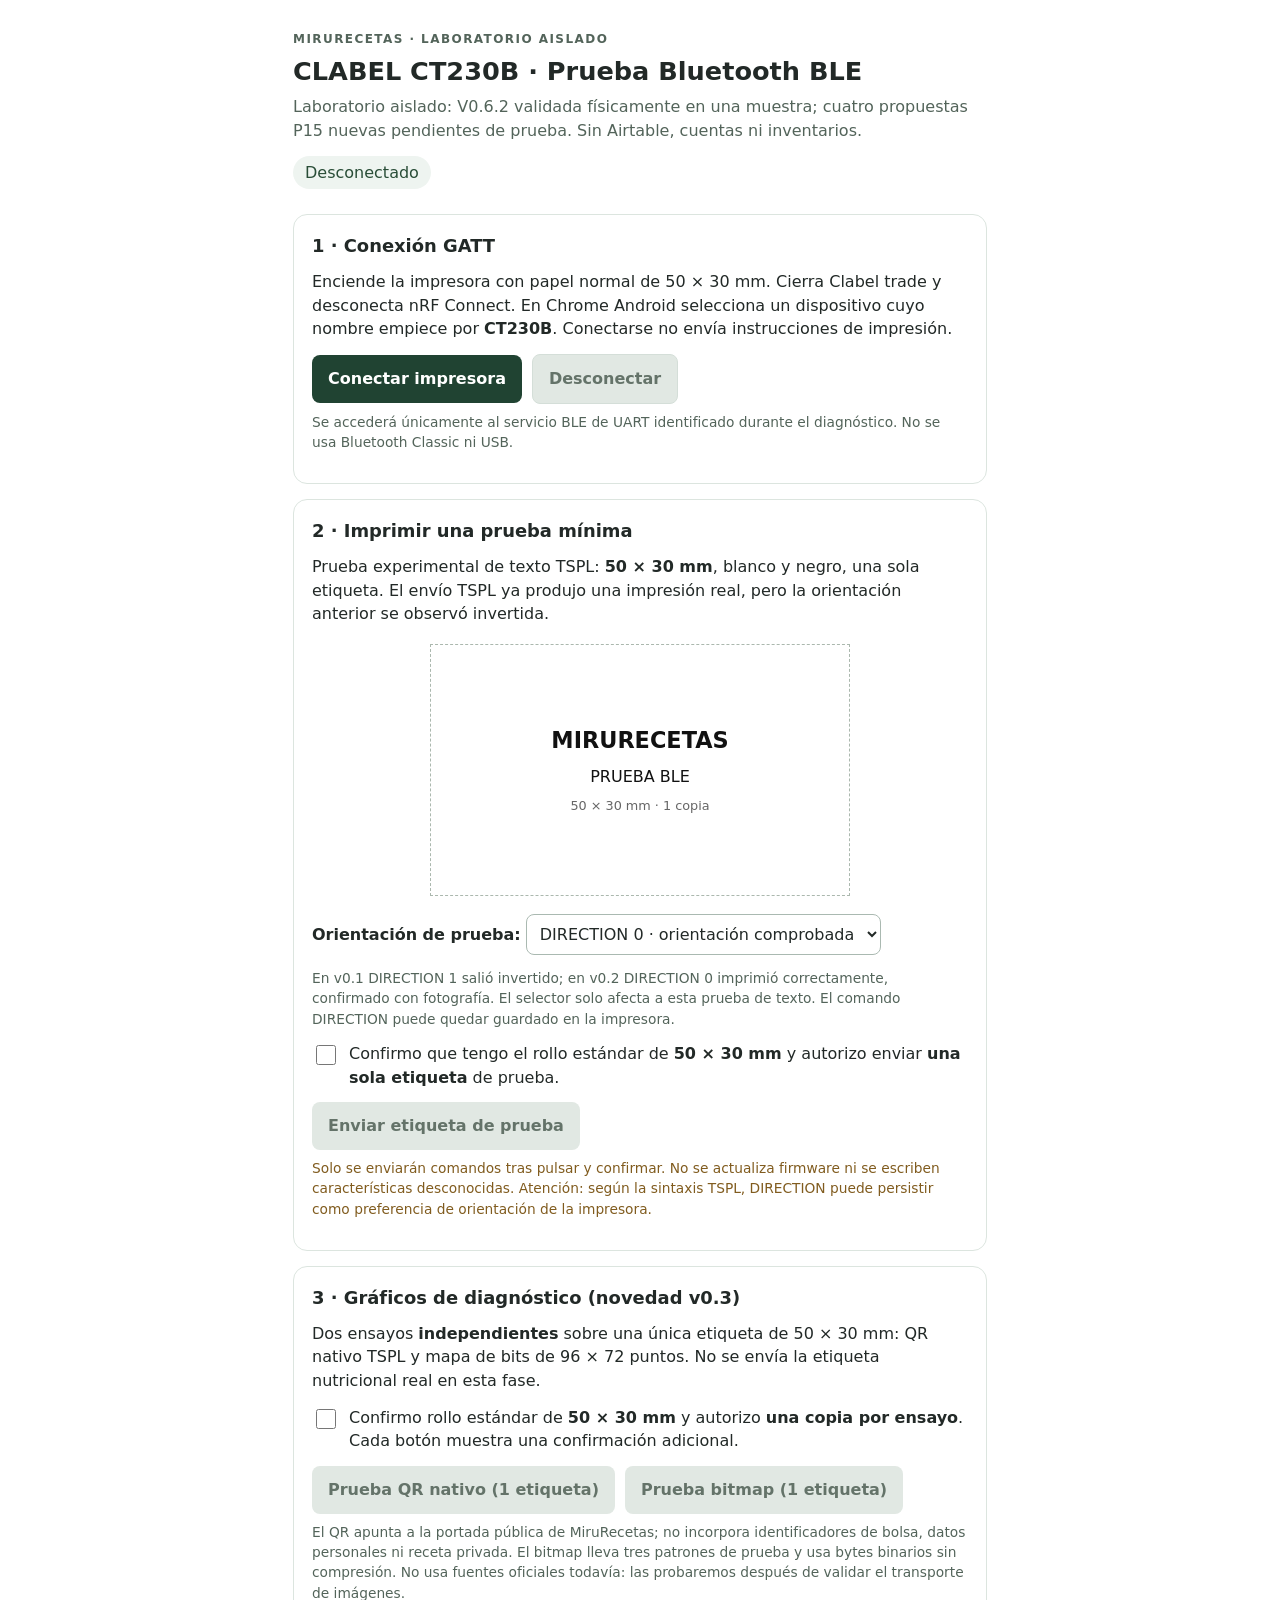
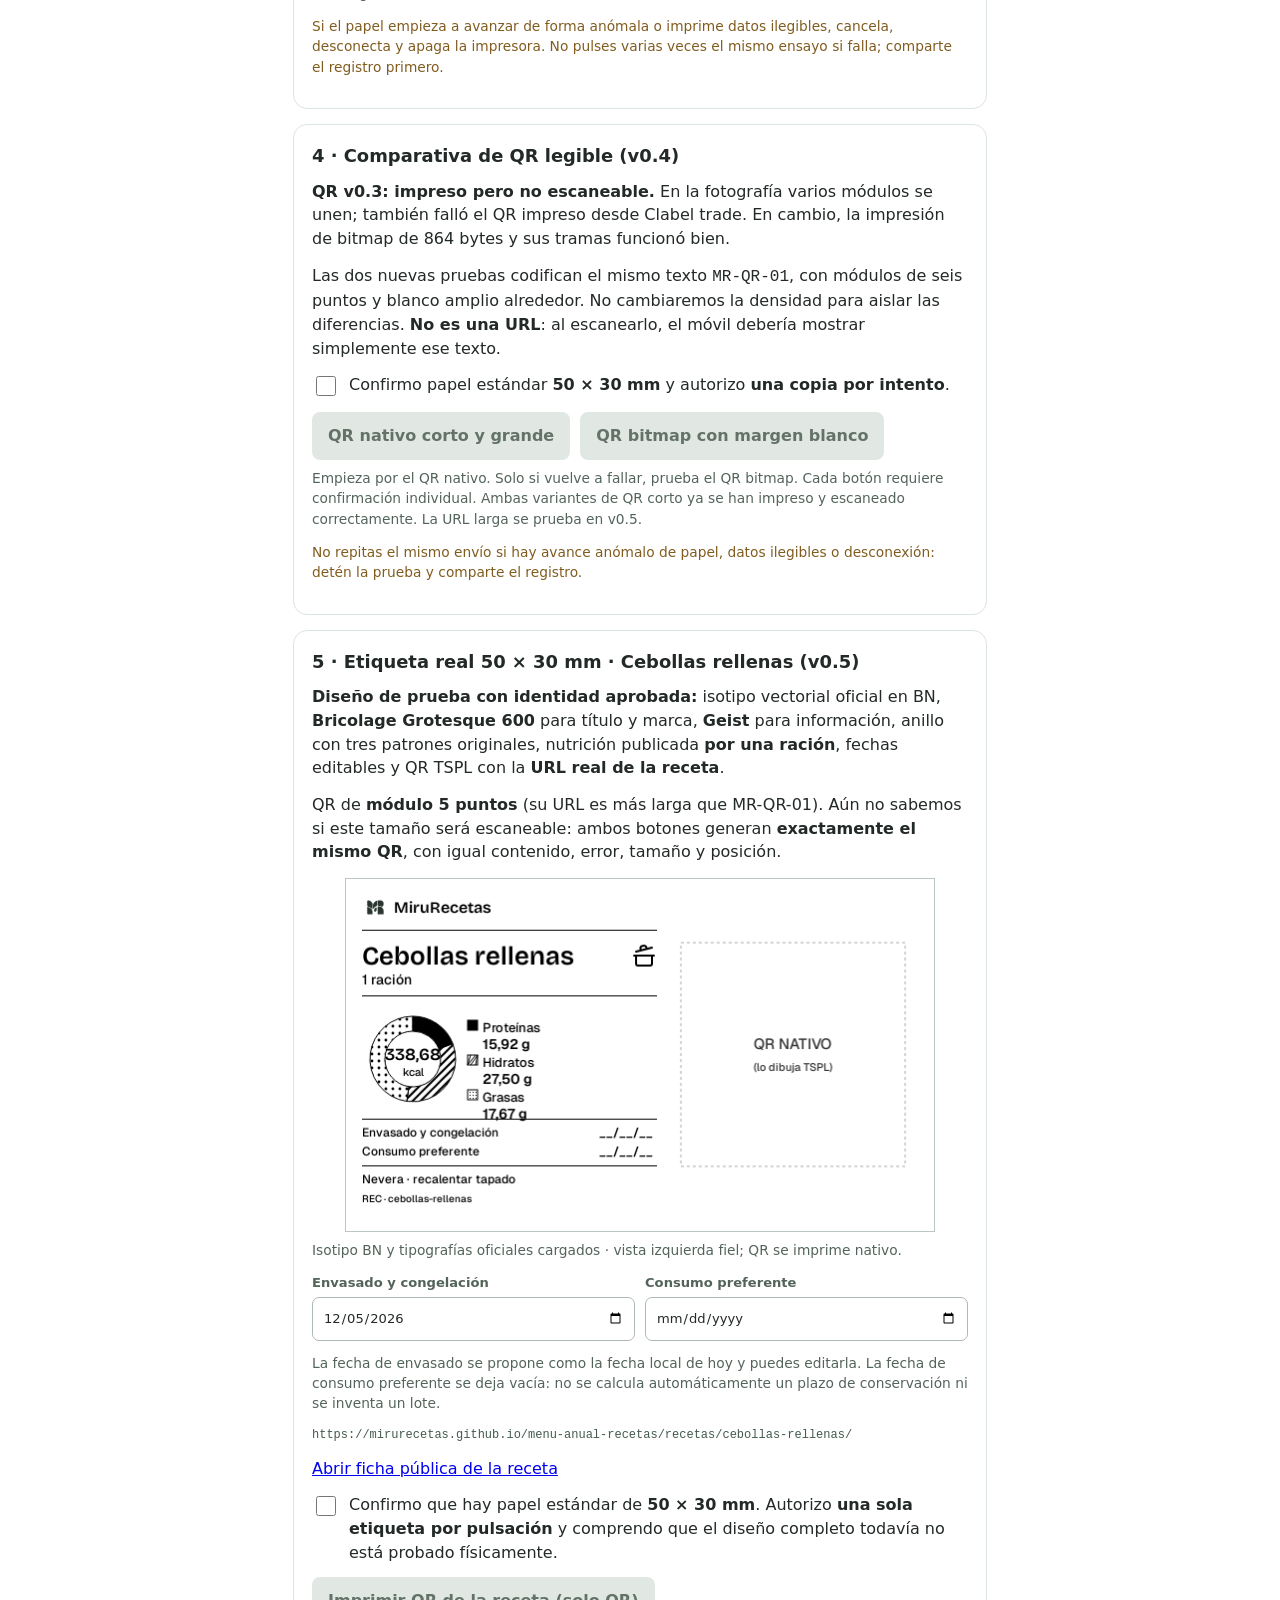
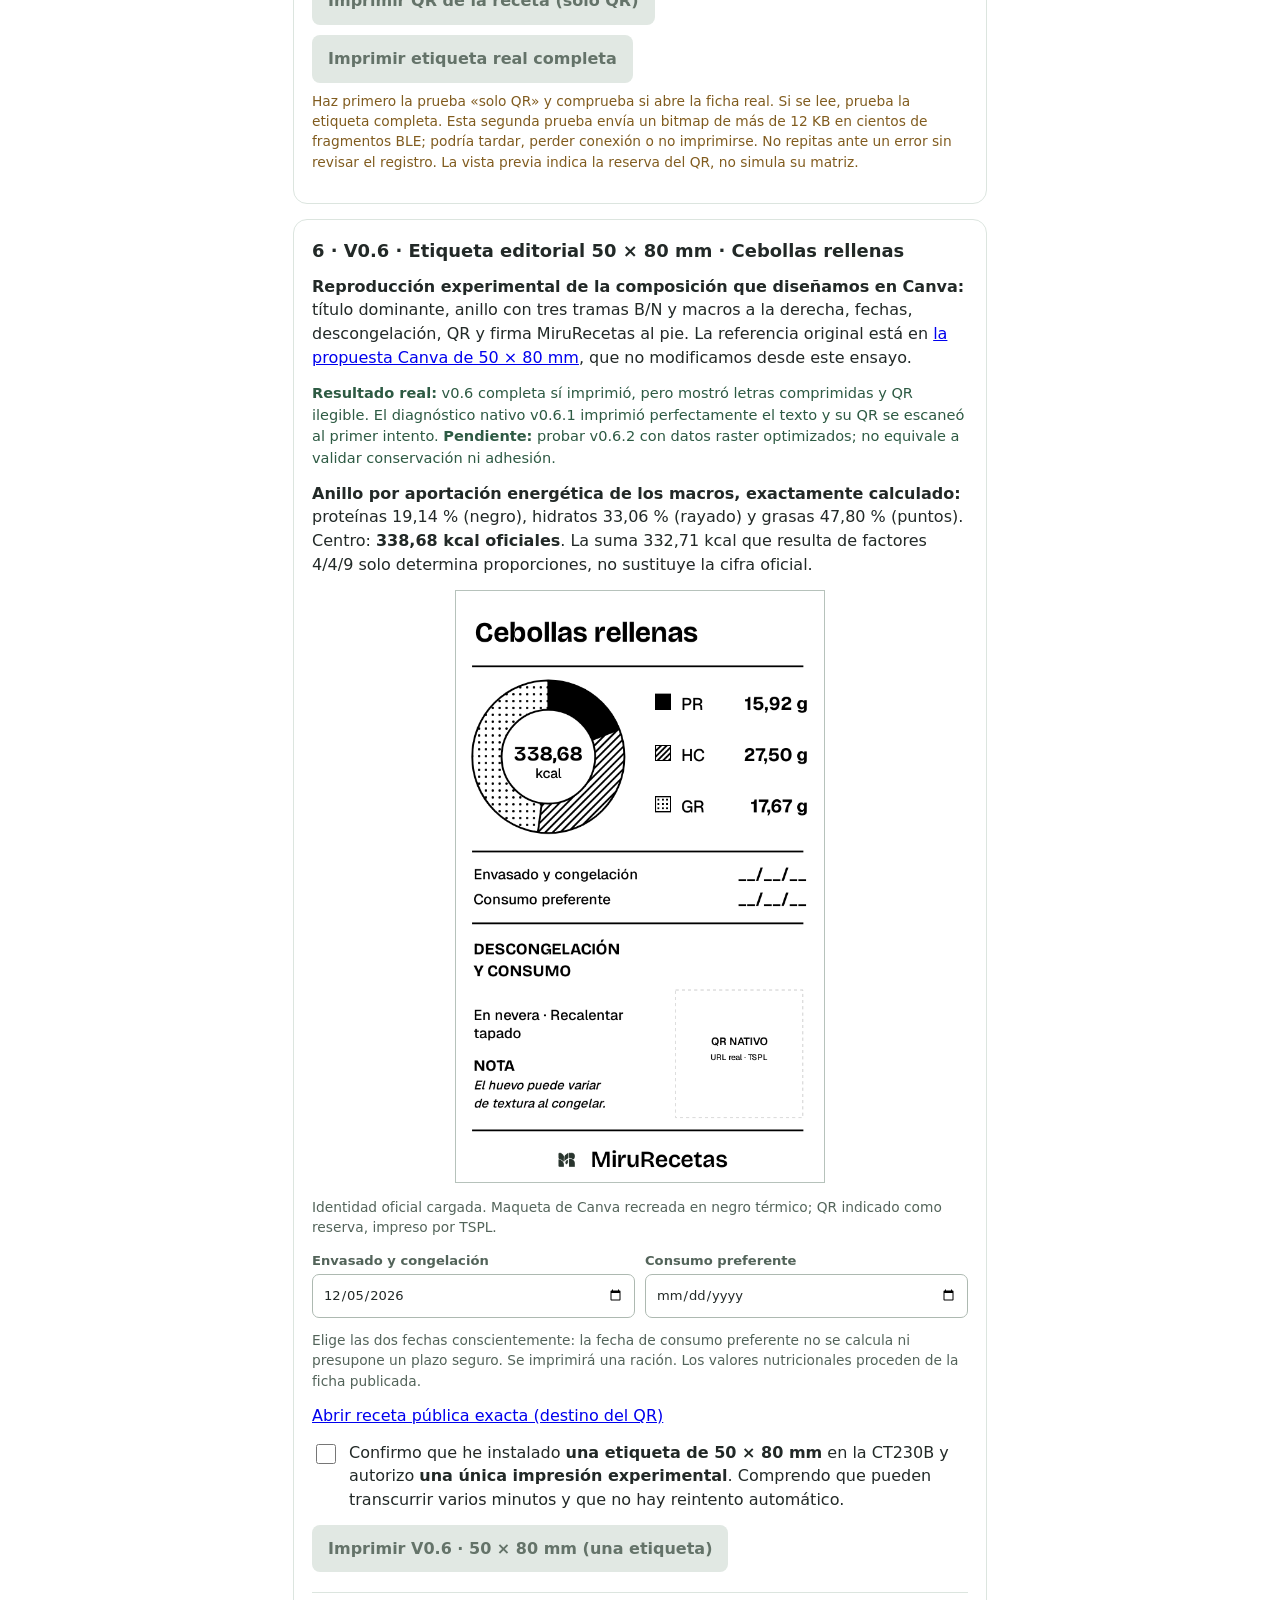
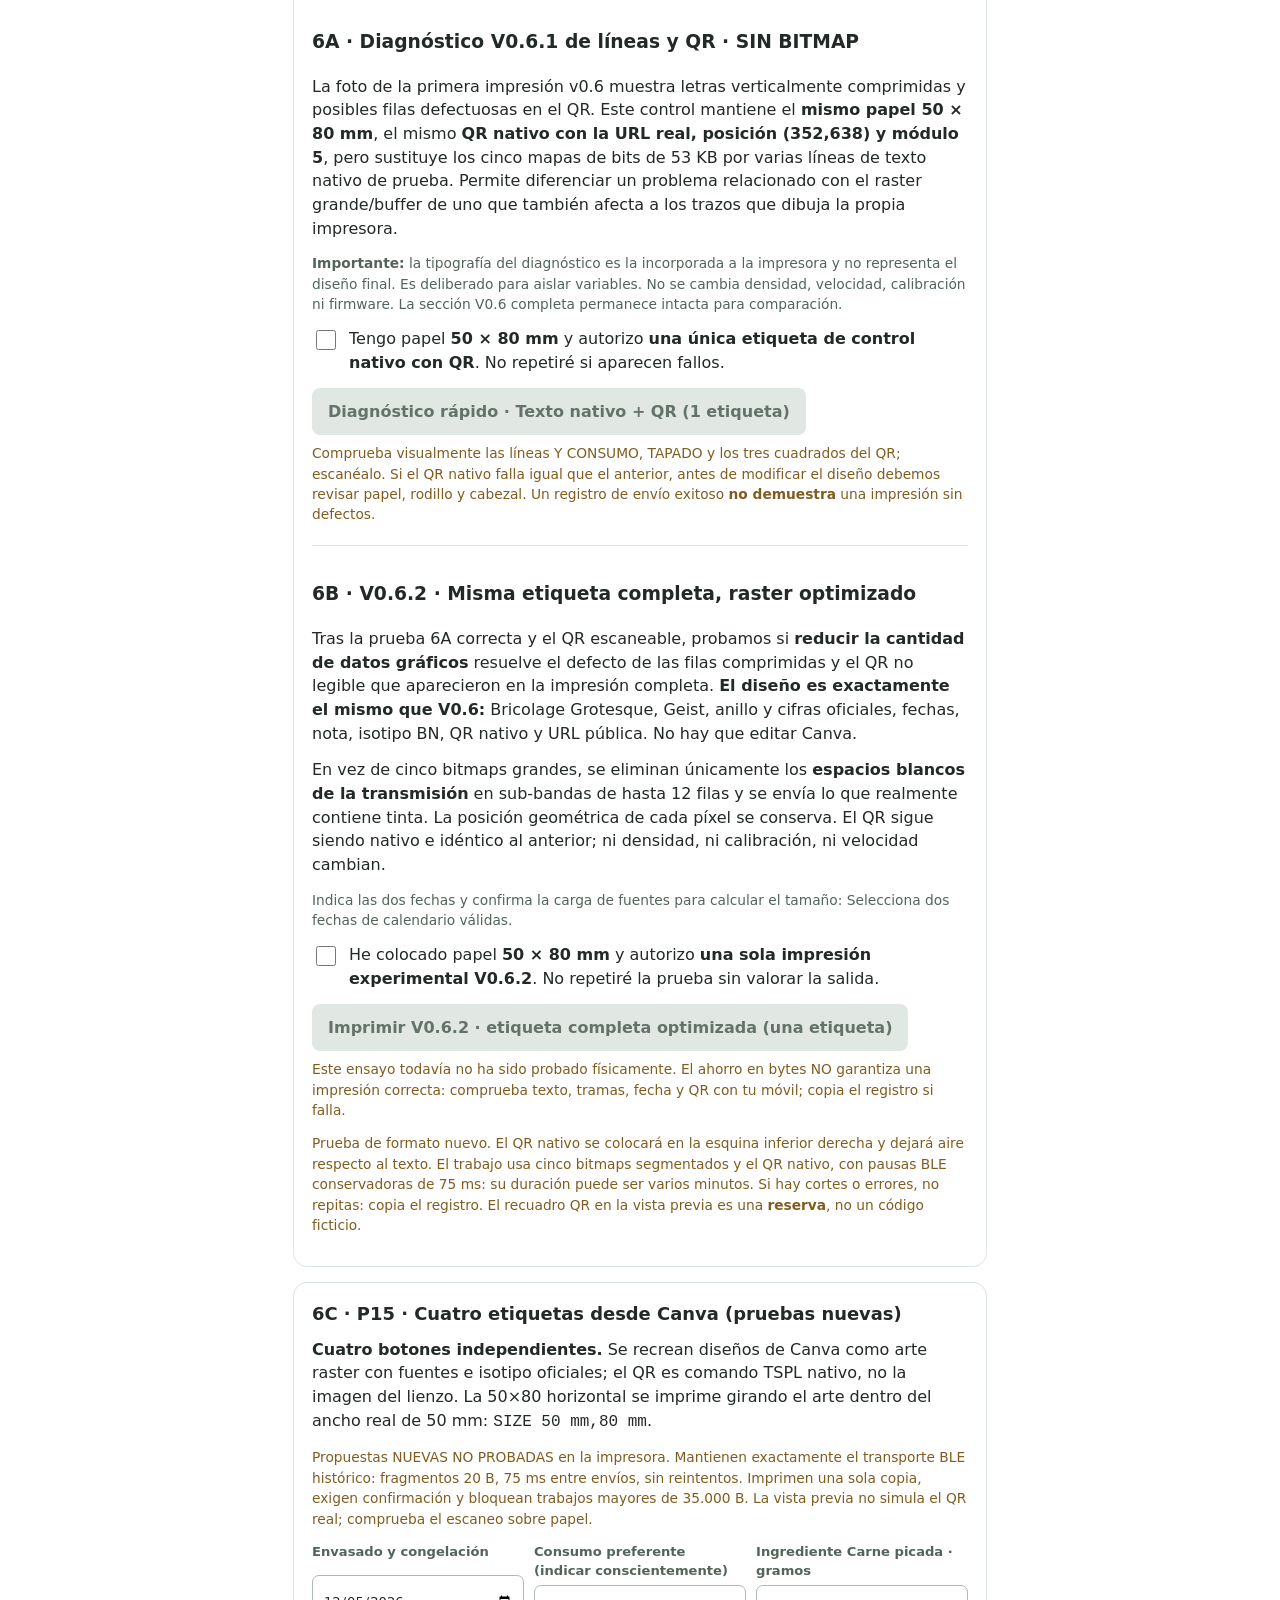
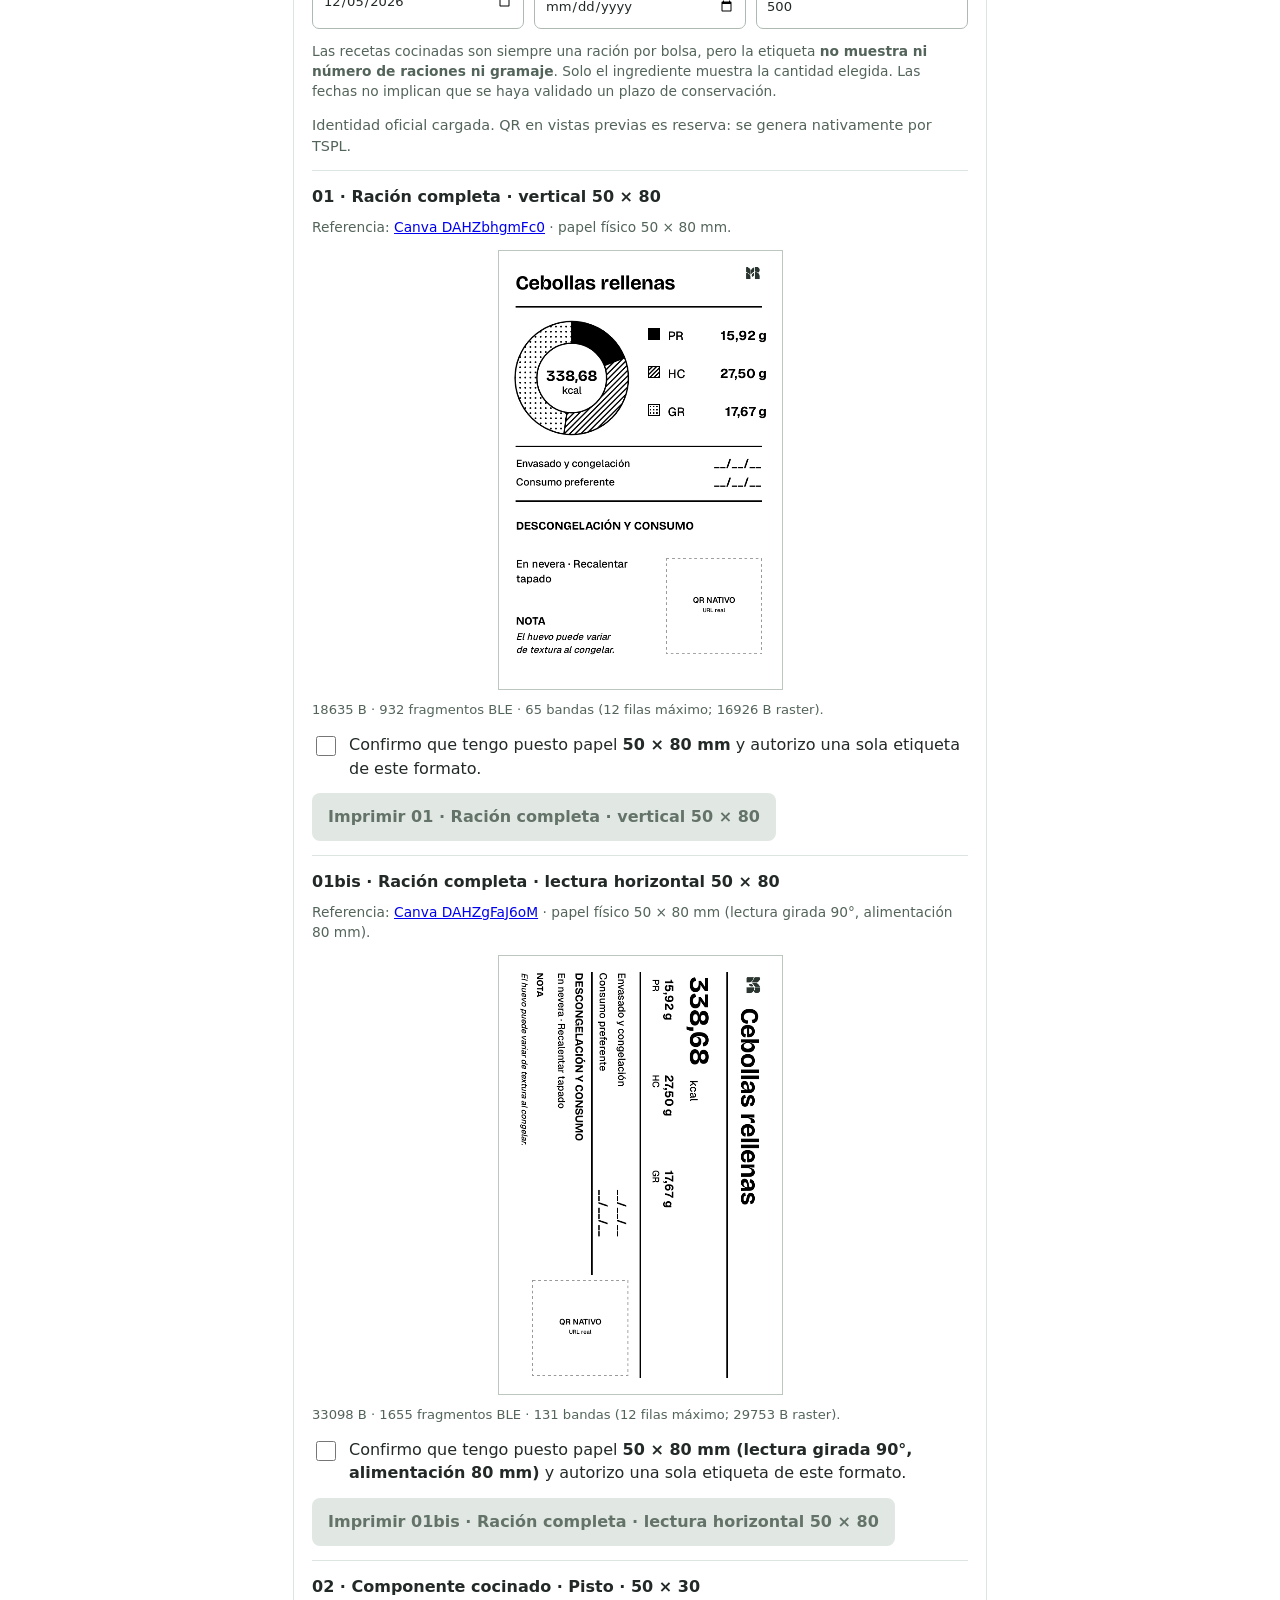
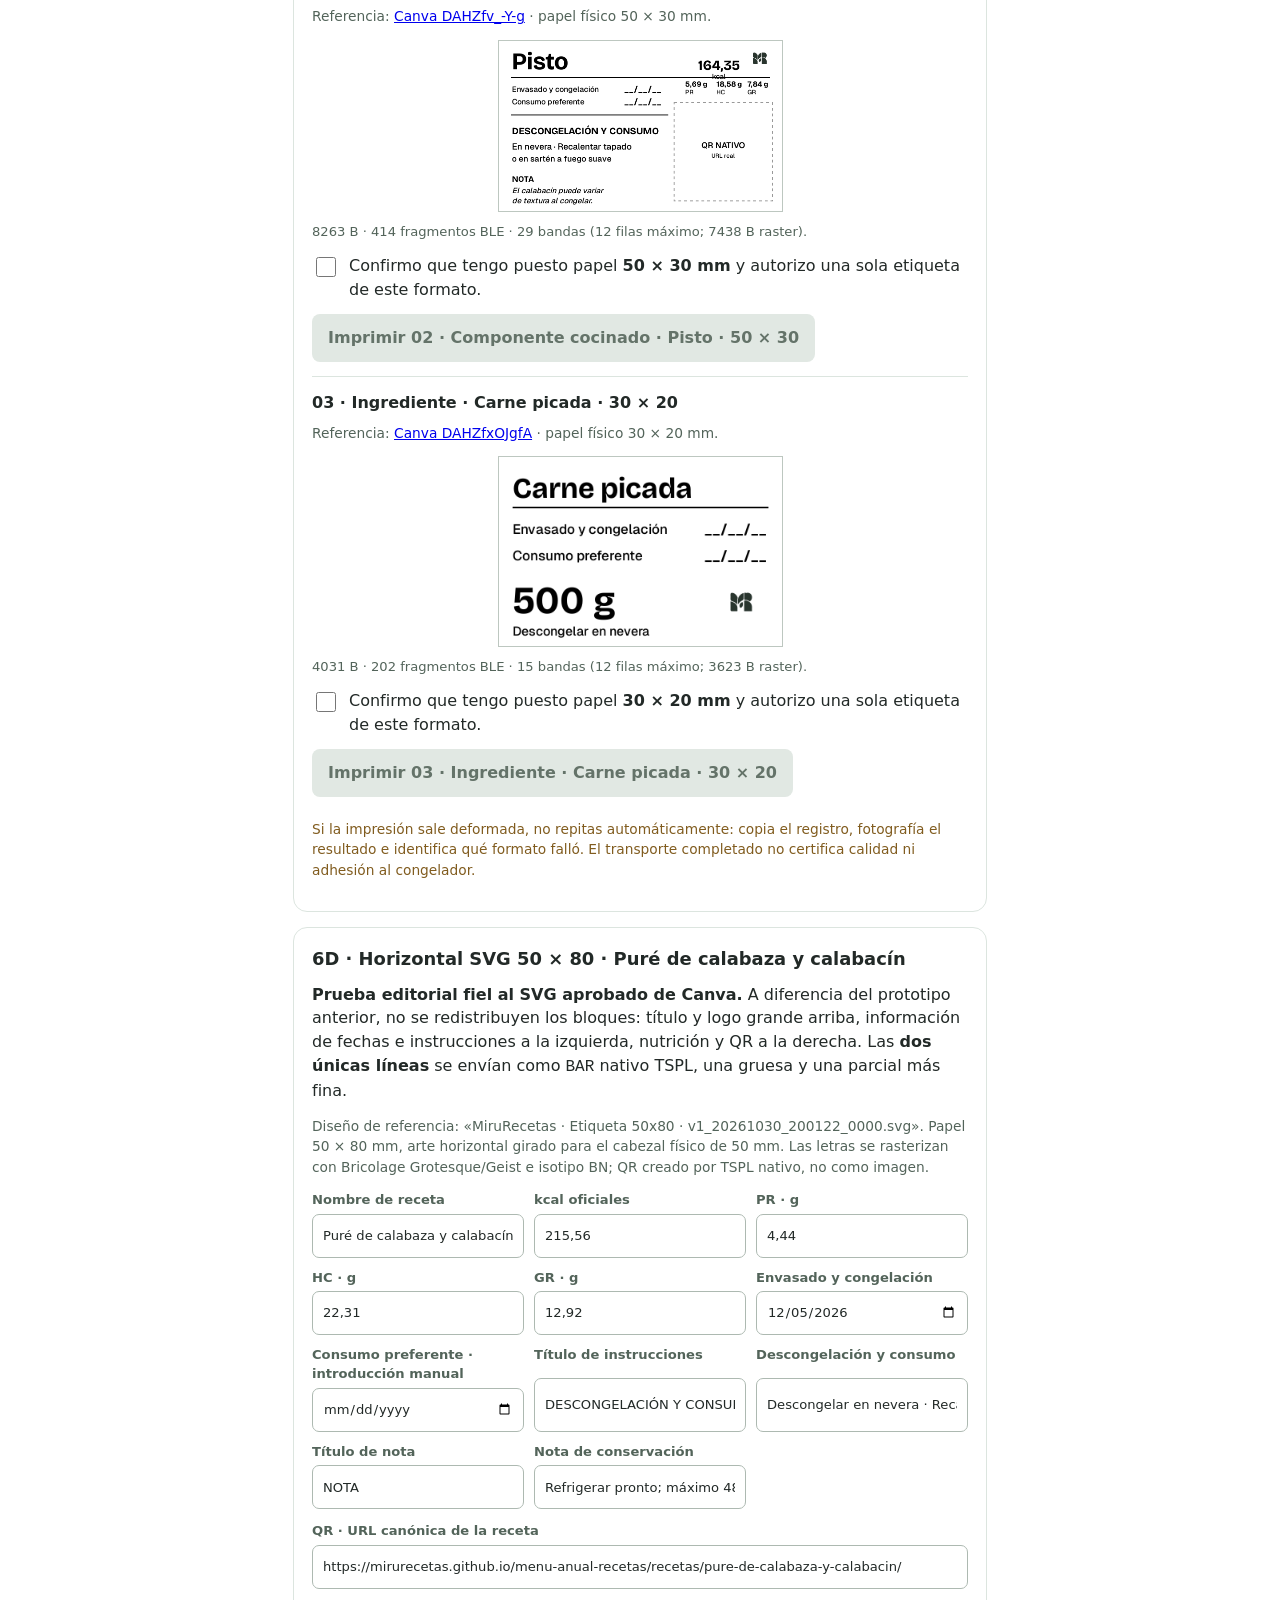
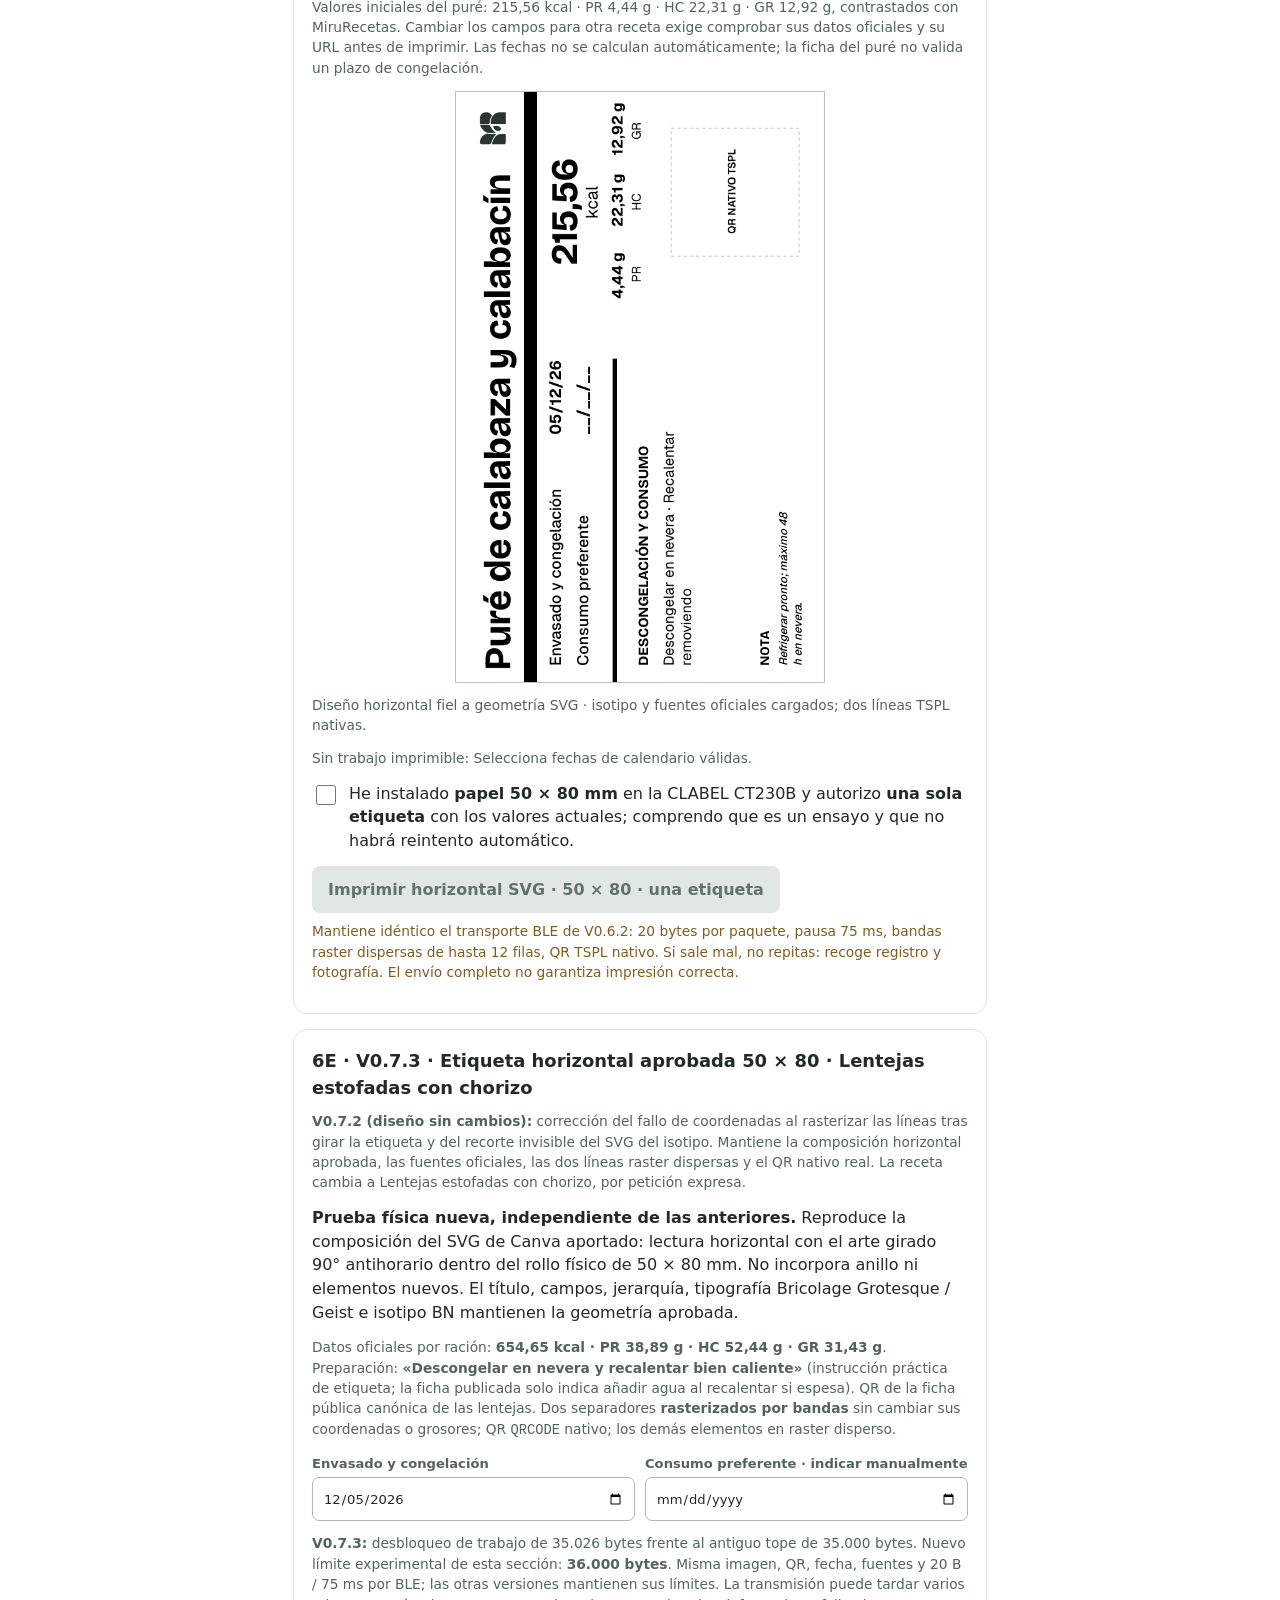
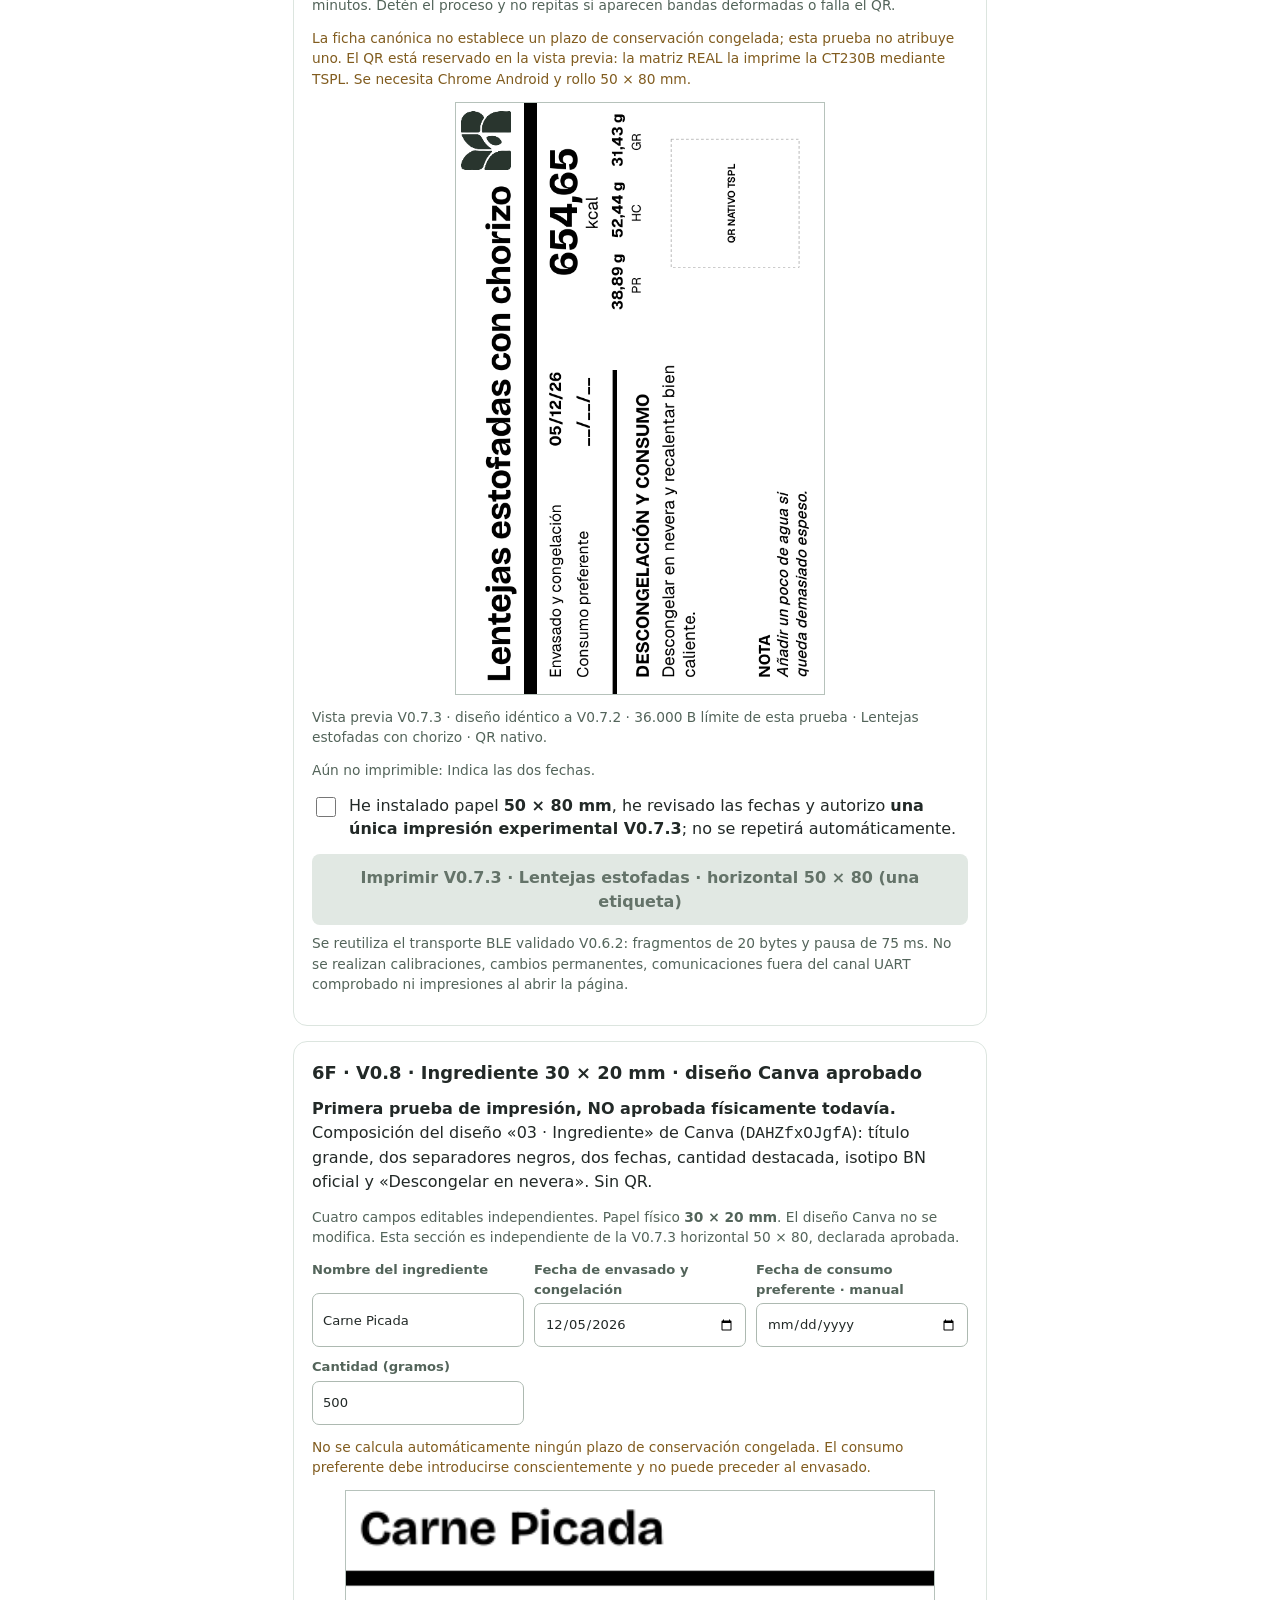
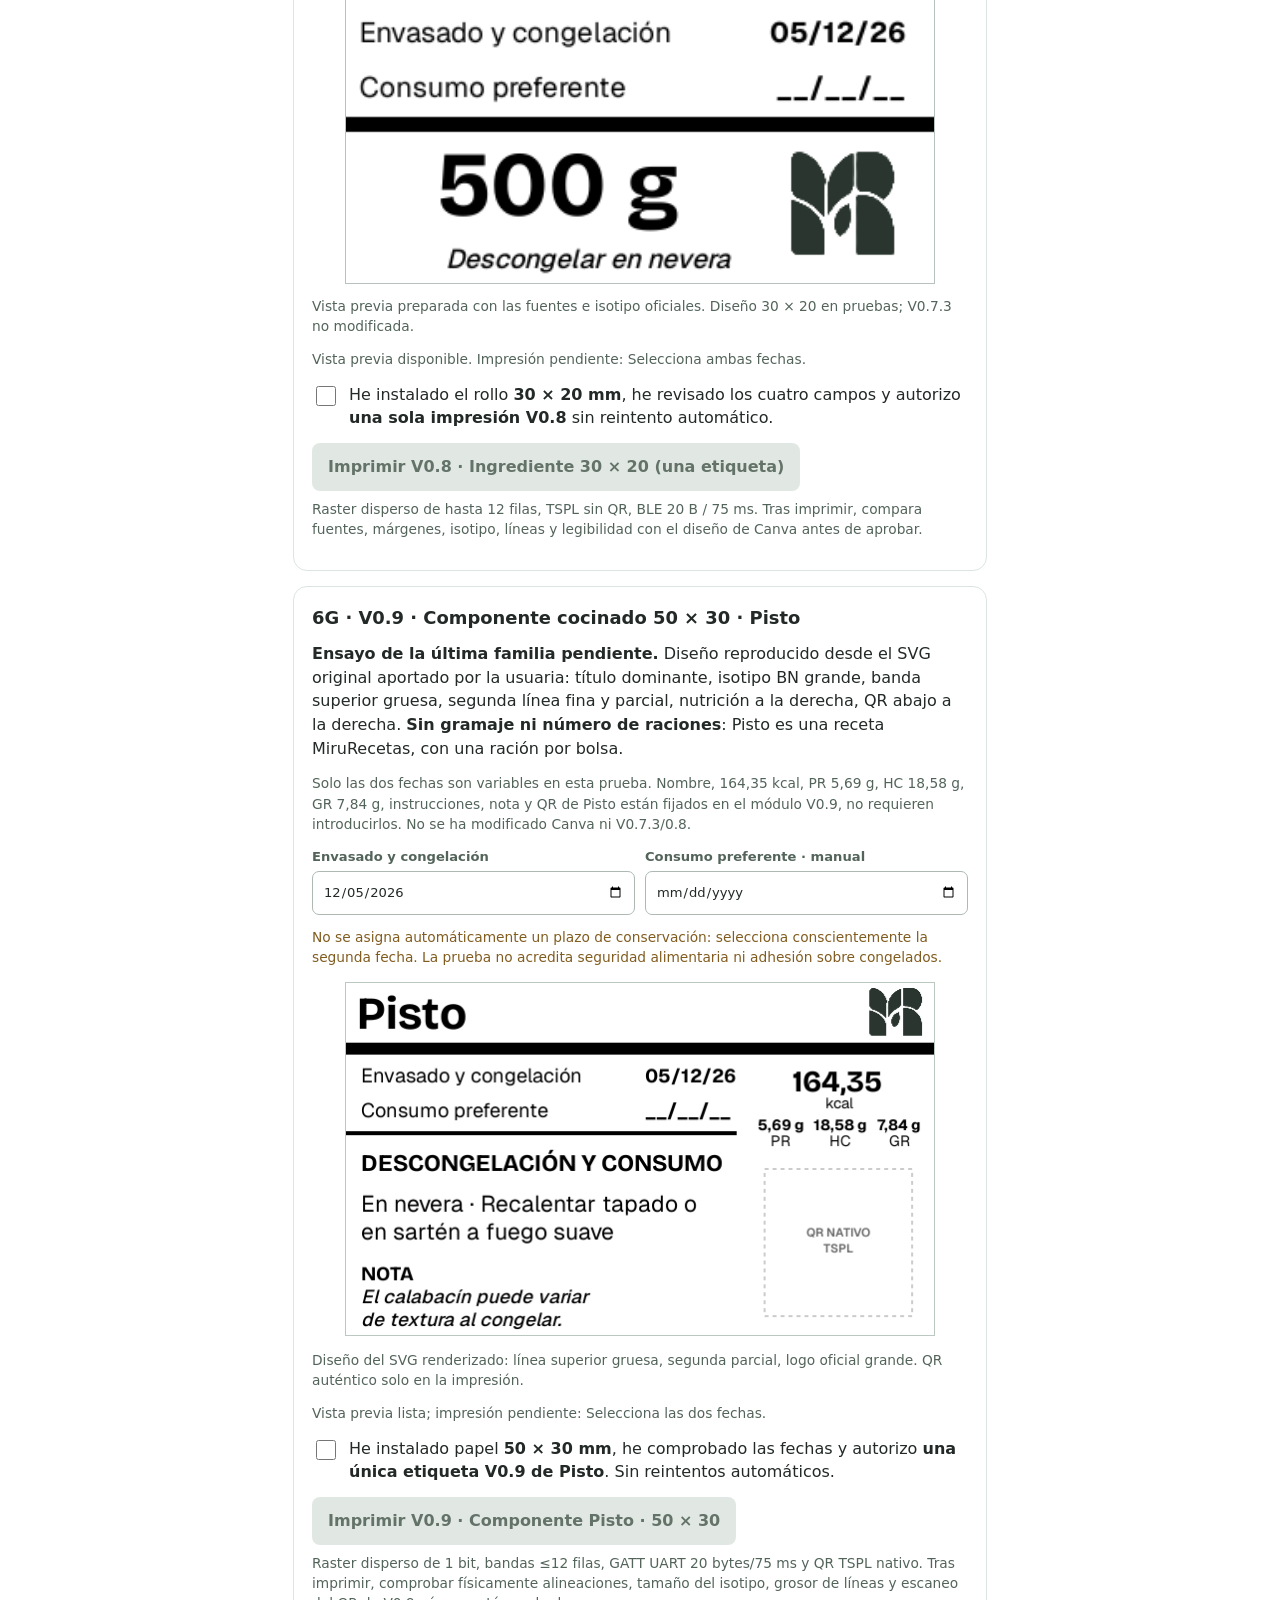
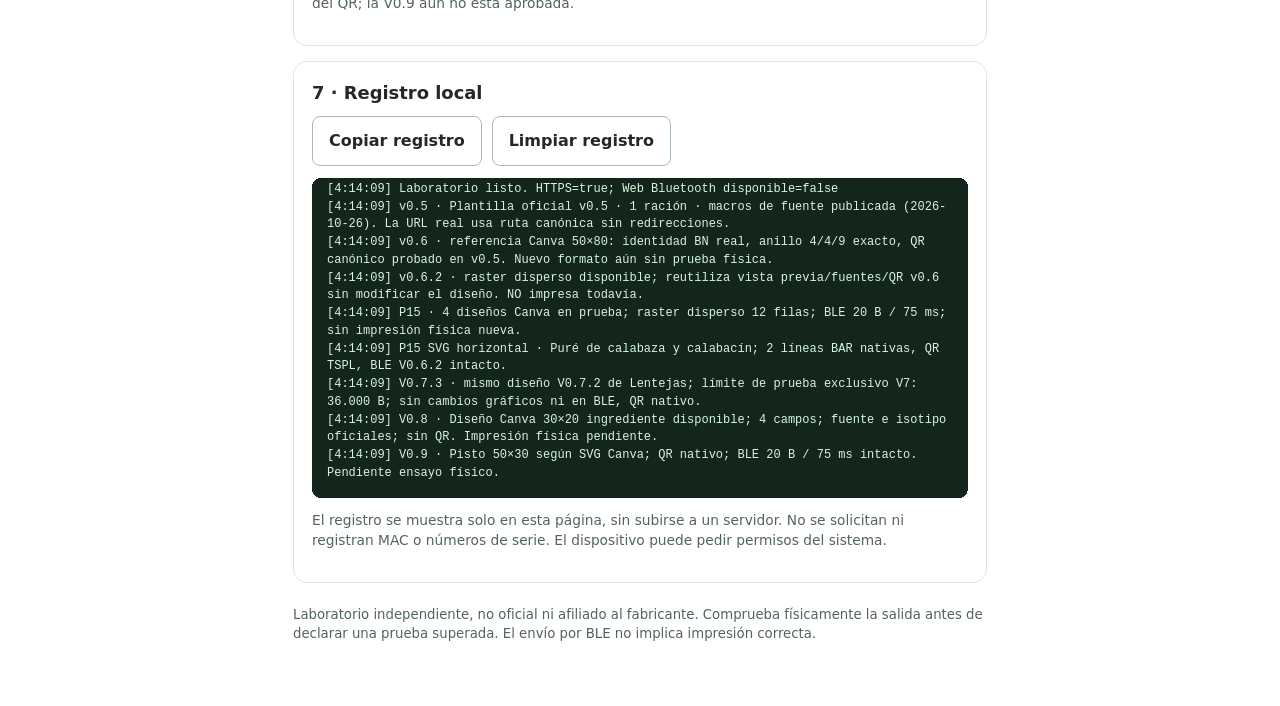
<file: index.html>
<!doctype html>
<html lang="es">
<head>
<meta charset="utf-8">
<meta name="viewport" content="width=device-width, initial-scale=1">
<meta name="robots" content="noindex,nofollow">
<meta name="color-scheme" content="light">
<title>MiruRecetas · Laboratorio CT230B BLE</title>
<link rel="preconnect" href="https://fonts.googleapis.com">
<link rel="preconnect" href="https://fonts.gstatic.com" crossorigin>
<link href="https://fonts.googleapis.com/css2?family=Bricolage+Grotesque:opsz,wght@12..96,400;12..96,500;12..96,600;12..96,700;12..96,800&family=Geist:wght@400;500;600;700&display=swap" rel="stylesheet">
<style>
:root{--ink:#222927;--muted:#53645a;--line:#dce5df;--bg:#f5f8f6;--dark:#204332;--ok:#266b4d;--warn:#815c1f}
*{box-sizing:border-box}body{margin:0;background:#fff;color:var(--ink);font:16px/1.48 system-ui,-apple-system,"Segoe UI",sans-serif}
main{max-width:730px;margin:auto;padding:26px 18px 72px}
h1{font-size:1.6rem;line-height:1.2;margin:6px 0 9px}h2{font-size:1.12rem;margin:0 0 10px}
header{margin-bottom:25px}.eyebrow{font-size:.75rem;letter-spacing:.12em;font-weight:700;color:var(--muted)}
.muted,small{color:var(--muted)}.badge{display:inline-block;background:#eef4f0;color:#294d37;border-radius:20px;padding:5px 12px}
section{border:1px solid var(--line);border-radius:14px;padding:18px;margin:15px 0}p{margin:8px 0 13px}
select{font:inherit;padding:9px;border:1px solid #aab9b1;border-radius:8px;color:var(--ink);background:#fff;max-width:100%}button{min-height:44px;border:0;border-radius:8px;padding:12px 16px;background:var(--dark);color:#fff;font:inherit;font-weight:650;cursor:pointer}
button.secondary{background:white;border:1px solid #aab9b1;color:var(--ink)}
button:disabled{cursor:not-allowed;background:#e1e8e3;border-color:#d4ded8;color:#647369}
button:focus-visible,input:focus-visible{outline:3px solid #2d8460;outline-offset:3px}
.actions{display:flex;gap:10px;align-items:center;flex-wrap:wrap}
.preview{width:min(100%,420px);aspect-ratio:5/3;border:1px dashed #abb8ae;display:flex;align-items:center;justify-content:center;flex-direction:column;gap:8px;margin:18px auto;color:#111}
.preview strong{font-size:1.4rem}.preview span{color:#666;font-size:.8rem}
.switch{display:flex;gap:10px;align-items:flex-start;margin:13px 0}
input[type=checkbox]{width:20px;height:20px;flex-shrink:0;accent-color:var(--ok)}
pre{white-space:pre-wrap;overflow-wrap:anywhere;background:#14251b;color:#d6f6e0;padding:15px;border-radius:9px;max-height:320px;min-height:125px;overflow:auto;font-size:12px}
.warn{color:var(--warn)}.tiny{font-size:.86rem}footer{font-size:.83rem;color:var(--muted);margin-top:22px}
.v5-grid{display:grid;grid-template-columns:repeat(auto-fit,minmax(195px,1fr));gap:10px;margin:12px 0}
.v5-field{display:grid;gap:4px;color:var(--muted);font-size:.82rem}
.v5-field input{border:1px solid #adb9b1;border-radius:7px;min-height:44px;padding:8px 10px;font:inherit;color:var(--ink)}
#v5Preview{width:100%;max-width:590px;height:auto;aspect-ratio:590/354;border:1px solid #bac8bf;display:block;margin:14px auto 6px;background:white}
.url-text{overflow-wrap:anywhere;font:12px/1.4 ui-monospace,monospace;color:#435b4d}
#v6Preview{display:block;width:min(100%,370px);height:auto;aspect-ratio:590/945;margin:14px auto;border:1px solid #b6c2bb;background:#fff} .v6-verified{font-size:.91rem;color:#2d5a43}

.p15-card{padding:14px 0;border-top:1px solid #dce5df}
.p15-card h3{margin:0 0 7px;font-size:1rem}
.p15-card canvas{display:block;width:min(100%,285px);height:auto;max-height:440px;object-fit:contain;margin:10px auto;border:1px solid #bdc7c0;background:#fff}
.p15-card .p15-metrics{font-size:.82rem;color:var(--muted)}
#p15Status{font-size:.9rem;color:var(--muted)}


#p15h-preview{display:block;width:min(100%,370px);height:auto;margin:12px auto;border:1px solid #b6c2bb;background:white}
#p15h .v5-field{min-width:0}
#p15h .v5-field input{width:100%;min-width:0}
#v8Preview{display:block;width:min(100%,590px);height:auto;aspect-ratio:354/236;margin:12px auto;border:1px solid #b6c2bb;background:#fff}
#v7Preview{display:block;width:min(100%,370px);height:auto;aspect-ratio:590/945;margin:12px auto;border:1px solid #b6c2bb;background:#fff}

#v9Preview{display:block;width:min(100%,590px);height:auto;aspect-ratio:590/354;margin:14px auto;border:1px solid #bac8bf;background:#fff}
</style>
</head>
<body>
<main>
<header><span class="eyebrow">MIRURECETAS · LABORATORIO AISLADO</span>
<h1>CLABEL CT230B · Prueba Bluetooth BLE</h1>
<p class="muted">Laboratorio aislado: V0.6.2 validada físicamente en una muestra; cuatro propuestas P15 nuevas pendientes de prueba. Sin Airtable, cuentas ni inventarios.</p>
<span class="badge" role="status" id="status">Desconectado</span></header>

<section>
<h2>1 · Conexión GATT</h2>
<p>Enciende la impresora con papel normal de 50 × 30 mm. Cierra Clabel trade y desconecta nRF Connect. En Chrome Android selecciona un dispositivo cuyo nombre empiece por <strong>CT230B</strong>. Conectarse no envía instrucciones de impresión.</p>
<div class="actions">
<button id="connect" type="button">Conectar impresora</button>
<button id="disconnect" class="secondary" type="button" disabled>Desconectar</button>
</div>
<p class="tiny muted">Se accederá únicamente al servicio BLE de UART identificado durante el diagnóstico. No se usa Bluetooth Classic ni USB.</p>
</section>

<section>
<h2>2 · Imprimir una prueba mínima</h2>
<p>Prueba experimental de texto TSPL: <strong>50 × 30 mm</strong>, blanco y negro, una sola etiqueta. El envío TSPL ya produjo una impresión real, pero la orientación anterior se observó invertida.</p>
<div class="preview" aria-label="Vista ilustrativa del texto de la etiqueta"><strong>MIRURECETAS</strong><div>PRUEBA BLE</div><span>50 × 30 mm · 1 copia</span></div>
<p><label for="direction"><strong>Orientación de prueba:</strong></label> <select id="direction"><option value="0">DIRECTION 0 · orientación comprobada</option><option value="1">DIRECTION 1 · referencia invertida</option></select></p><p class="tiny muted">En v0.1 DIRECTION 1 salió invertido; en v0.2 DIRECTION 0 imprimió correctamente, confirmado con fotografía. El selector solo afecta a esta prueba de texto. El comando DIRECTION puede quedar guardado en la impresora.</p><label class="switch"><input id="confirm" type="checkbox"><span>Confirmo que tengo el rollo estándar de <strong>50 × 30 mm</strong> y autorizo enviar <strong>una sola etiqueta</strong> de prueba.</span></label>
<div class="actions"><button id="print" type="button" disabled>Enviar etiqueta de prueba</button></div>
<p class="tiny warn">Solo se enviarán comandos tras pulsar y confirmar. No se actualiza firmware ni se escriben características desconocidas. Atención: según la sintaxis TSPL, DIRECTION puede persistir como preferencia de orientación de la impresora.</p>
</section>

<section>
<h2>3 · Gráficos de diagnóstico (novedad v0.3)</h2>
<p>Dos ensayos <strong>independientes</strong> sobre una única etiqueta de 50 × 30 mm: QR nativo TSPL y mapa de bits de 96 × 72 puntos. No se envía la etiqueta nutricional real en esta fase.</p>
<label class="switch"><input id="confirmGraphics" type="checkbox"><span>Confirmo rollo estándar de <strong>50 × 30 mm</strong> y autorizo <strong>una copia por ensayo</strong>. Cada botón muestra una confirmación adicional.</span></label>
<div class="actions">
<button type="button" id="qrtest" disabled>Prueba QR nativo (1 etiqueta)</button>
<button type="button" id="bitmaptest" disabled>Prueba bitmap (1 etiqueta)</button>
</div>
<p class="tiny muted">El QR apunta a la portada pública de MiruRecetas; no incorpora identificadores de bolsa, datos personales ni receta privada. El bitmap lleva tres patrones de prueba y usa bytes binarios sin compresión. No usa fuentes oficiales todavía: las probaremos después de validar el transporte de imágenes.</p>
<p class="tiny warn">Si el papel empieza a avanzar de forma anómala o imprime datos ilegibles, cancela, desconecta y apaga la impresora. No pulses varias veces el mismo ensayo si falla; comparte el registro primero.</p>
</section>

<section>
<h2>4 · Comparativa de QR legible (v0.4)</h2>
<p><strong>QR v0.3: impreso pero no escaneable.</strong> En la fotografía varios módulos se unen; también falló el QR impreso desde Clabel trade. En cambio, la impresión de bitmap de 864 bytes y sus tramas funcionó bien.</p>
<p>Las dos nuevas pruebas codifican el mismo texto <code>MR-QR-01</code>, con módulos de seis puntos y blanco amplio alrededor. No cambiaremos la densidad para aislar las diferencias. <strong>No es una URL</strong>: al escanearlo, el móvil debería mostrar simplemente ese texto.</p>
<label class="switch"><input type="checkbox" id="confirmQR"><span>Confirmo papel estándar <strong>50 × 30 mm</strong> y autorizo <strong>una copia por intento</strong>.</span></label>
<div class="actions">
<button type="button" id="shortQR" disabled>QR nativo corto y grande</button>
<button type="button" id="rasterQR" disabled>QR bitmap con margen blanco</button>
</div>
<p class="tiny muted">Empieza por el QR nativo. Solo si vuelve a fallar, prueba el QR bitmap. Cada botón requiere confirmación individual. Ambas variantes de QR corto ya se han impreso y escaneado correctamente. La URL larga se prueba en v0.5.</p>
<p class="tiny warn">No repitas el mismo envío si hay avance anómalo de papel, datos ilegibles o desconexión: detén la prueba y comparte el registro.</p>
</section>

<section id="v5">
<h2>5 · Etiqueta real 50 × 30 mm · Cebollas rellenas (v0.5)</h2>
<p><strong>Diseño de prueba con identidad aprobada:</strong> isotipo vectorial oficial en BN, <strong>Bricolage Grotesque 600</strong> para título y marca, <strong>Geist</strong> para información, anillo con tres patrones originales, nutrición publicada <strong>por una ración</strong>, fechas editables y QR TSPL con la <strong>URL real de la receta</strong>.</p>
<p>QR de <strong>módulo 5 puntos</strong> (su URL es más larga que MR-QR-01). Aún no sabemos si este tamaño será escaneable: ambos botones generan <strong>exactamente el mismo QR</strong>, con igual contenido, error, tamaño y posición.</p>
<canvas id="v5Preview" width="590" height="354" role="img" aria-label="Vista previa de la etiqueta con marca, nombre, calorías, tres macronutrientes y fechas. El recuadro derecho indica la reserva para QR nativo."></canvas>
<p class="tiny muted" id="v5Assets">Cargando isotipo y tipografías oficiales...</p>
<div class="v5-grid">
<label class="v5-field" for="v5Packed"><strong>Envasado y congelación</strong><input id="v5Packed" type="date" required></label>
<label class="v5-field" for="v5Expiry"><strong>Consumo preferente</strong><input id="v5Expiry" type="date" required></label>
</div>
<p class="tiny muted">La fecha de envasado se propone como la fecha local de hoy y puedes editarla. La fecha de consumo preferente se deja vacía: no se calcula automáticamente un plazo de conservación ni se inventa un lote.</p>
<p class="url-text" id="v5UrlLiteral"></p>
<p><a id="v5RecipeUrl" target="_blank" rel="noopener noreferrer">Abrir ficha pública de la receta</a></p>
<label class="switch"><input id="v5Confirm" type="checkbox"><span>Confirmo que hay papel estándar de <strong>50 × 30 mm</strong>. Autorizo <strong>una sola etiqueta por pulsación</strong> y comprendo que el diseño completo todavía no está probado físicamente.</span></label>
<div class="actions">
<button id="v5QrOnly" type="button" disabled>Imprimir QR de la receta (solo QR)</button>
<button id="v5Label" type="button" disabled>Imprimir etiqueta real completa</button>
</div>
<p class="tiny warn">Haz primero la prueba «solo QR» y comprueba si abre la ficha real. Si se lee, prueba la etiqueta completa. Esta segunda prueba envía un bitmap de más de 12 KB en cientos de fragmentos BLE; podría tardar, perder conexión o no imprimirse. No repitas ante un error sin revisar el registro. La vista previa indica la reserva del QR, no simula su matriz.</p>
</section>

<section id="v6">
<h2>6 · V0.6 · Etiqueta editorial 50 × 80 mm · Cebollas rellenas</h2>
<p><strong>Reproducción experimental de la composición que diseñamos en Canva:</strong> título dominante, anillo con tres tramas B/N y macros a la derecha, fechas, descongelación, QR y firma MiruRecetas al pie. La referencia original está en <a href="https://www.canva.com/d/bFHRwJvBsO3OOQP" rel="noopener noreferrer" target="_blank">la propuesta Canva de 50 × 80 mm</a>, que no modificamos desde este ensayo.</p>
<p class="v6-verified"><strong>Resultado real:</strong> v0.6 completa sí imprimió, pero mostró letras comprimidas y QR ilegible. El diagnóstico nativo v0.6.1 imprimió perfectamente el texto y su QR se escaneó al primer intento. <strong>Pendiente:</strong> probar v0.6.2 con datos raster optimizados; no equivale a validar conservación ni adhesión.</p>
<p><strong>Anillo por aportación energética de los macros, exactamente calculado:</strong> proteínas 19,14 % (negro), hidratos 33,06 % (rayado) y grasas 47,80 % (puntos). Centro: <strong>338,68 kcal oficiales</strong>. La suma 332,71 kcal que resulta de factores 4/4/9 solo determina proporciones, no sustituye la cifra oficial.</p>
<canvas id="v6Preview" width="590" height="945" role="img" aria-label="Vista previa vertical de la etiqueta Cebollas rellenas con anillo proporcional, tres macros, fechas y QR reservado. La matriz del QR se imprime nativamente y no está reproducida en el lienzo de previsualización."></canvas>
<p class="tiny muted" id="v6Assets">Cargando tipografías e isotipo oficiales para la vista previa...</p>
<div class="v5-grid">
<label class="v5-field" for="v6Packed"><strong>Envasado y congelación</strong><input id="v6Packed" type="date" required></label>
<label class="v5-field" for="v6Expiry"><strong>Consumo preferente</strong><input id="v6Expiry" type="date" required></label>
</div>
<p class="tiny muted">Elige las dos fechas conscientemente: la fecha de consumo preferente no se calcula ni presupone un plazo seguro. Se imprimirá una ración. Los valores nutricionales proceden de la ficha publicada.</p>
<p><a id="v6Url" target="_blank" rel="noopener noreferrer">Abrir receta pública exacta (destino del QR)</a></p>
<label class="switch"><input id="v6Confirm" type="checkbox"><span>Confirmo que he instalado <strong>una etiqueta de 50 × 80 mm</strong> en la CT230B y autorizo <strong>una única impresión experimental</strong>. Comprendo que pueden transcurrir varios minutos y que no hay reintento automático.</span></label>
<div class="actions"><button id="v6Label" type="button" disabled>Imprimir V0.6 · 50 × 80 mm (una etiqueta)</button></div>

<div style="border-top:1px solid #dce5df;margin-top:20px;padding-top:16px">
<h3>6A · Diagnóstico V0.6.1 de líneas y QR · SIN BITMAP</h3>
<p>La foto de la primera impresión v0.6 muestra letras verticalmente comprimidas y posibles filas defectuosas en el QR. Este control mantiene el <strong>mismo papel 50 × 80 mm</strong>, el mismo <strong>QR nativo con la URL real, posición (352,638) y módulo 5</strong>, pero sustituye los cinco mapas de bits de 53 KB por varias líneas de texto nativo de prueba. Permite diferenciar un problema relacionado con el raster grande/buffer de uno que también afecta a los trazos que dibuja la propia impresora.</p>
<p class="tiny muted"><strong>Importante:</strong> la tipografía del diagnóstico es la incorporada a la impresora y no representa el diseño final. Es deliberado para aislar variables. No se cambia densidad, velocidad, calibración ni firmware. La sección V0.6 completa permanece intacta para comparación.</p>
<label class="switch"><input id="v6ProbeConfirm" type="checkbox"><span>Tengo papel <strong>50 × 80 mm</strong> y autorizo <strong>una única etiqueta de control nativo con QR</strong>. No repetiré si aparecen fallos.</span></label>
<div class="actions"><button id="v6Probe" type="button" disabled>Diagnóstico rápido · Texto nativo + QR (1 etiqueta)</button></div>
<p class="tiny warn">Comprueba visualmente las líneas Y CONSUMO, TAPADO y los tres cuadrados del QR; escanéalo. Si el QR nativo falla igual que el anterior, antes de modificar el diseño debemos revisar papel, rodillo y cabezal. Un registro de envío exitoso <strong>no demuestra</strong> una impresión sin defectos.</p>
</div>

<div style="border-top:1px solid #dce5df;margin-top:20px;padding-top:16px">
<h3>6B · V0.6.2 · Misma etiqueta completa, raster optimizado</h3>
<p>Tras la prueba 6A correcta y el QR escaneable, probamos si <strong>reducir la cantidad de datos gráficos</strong> resuelve el defecto de las filas comprimidas y el QR no legible que aparecieron en la impresión completa. <strong>El diseño es exactamente el mismo que V0.6:</strong> Bricolage Grotesque, Geist, anillo y cifras oficiales, fechas, nota, isotipo BN, QR nativo y URL pública. No hay que editar Canva.</p>
<p>En vez de cinco bitmaps grandes, se eliminan únicamente los <strong>espacios blancos de la transmisión</strong> en sub-bandas de hasta 12 filas y se envía lo que realmente contiene tinta. La posición geométrica de cada píxel se conserva. El QR sigue siendo nativo e idéntico al anterior; ni densidad, ni calibración, ni velocidad cambian.</p>
<p id="v62Metrics" class="tiny muted">Calculando tamaño del nuevo trabajo…</p>
<label class="switch"><input id="v62Confirm" type="checkbox"><span>He colocado papel <strong>50 × 80 mm</strong> y autorizo <strong>una sola impresión experimental V0.6.2</strong>. No repetiré la prueba sin valorar la salida.</span></label>
<div class="actions"><button id="v62Label" type="button" disabled>Imprimir V0.6.2 · etiqueta completa optimizada (una etiqueta)</button></div>
<p class="tiny warn">Este ensayo todavía no ha sido probado físicamente. El ahorro en bytes NO garantiza una impresión correcta: comprueba texto, tramas, fecha y QR con tu móvil; copia el registro si falla.</p>
</div>

<p class="tiny warn">Prueba de formato nuevo. El QR nativo se colocará en la esquina inferior derecha y dejará aire respecto al texto. El trabajo usa cinco bitmaps segmentados y el QR nativo, con pausas BLE conservadoras de 75 ms: su duración puede ser varios minutos. Si hay cortes o errores, no repitas: copia el registro. El recuadro QR en la vista previa es una <strong>reserva</strong>, no un código ficticio.</p>
</section>


<section id="p15">
<h2>6C · P15 · Cuatro etiquetas desde Canva (pruebas nuevas)</h2>
<p><strong>Cuatro botones independientes.</strong> Se recrean diseños de Canva como arte raster con fuentes e isotipo oficiales; el QR es comando TSPL nativo, no la imagen del lienzo. La 50×80 horizontal se imprime girando el arte dentro del ancho real de 50 mm: <code>SIZE 50 mm,80 mm</code>.</p>
<p class="tiny warn">Propuestas NUEVAS NO PROBADAS en la impresora. Mantienen exactamente el transporte BLE histórico: fragmentos 20 B, 75 ms entre envíos, sin reintentos. Imprimen una sola copia, exigen confirmación y bloquean trabajos mayores de 35.000 B. La vista previa no simula el QR real; comprueba el escaneo sobre papel.</p>
<div class="v5-grid">
<label class="v5-field" for="p15Packed"><strong>Envasado y congelación</strong><input id="p15Packed" type="date" required></label>
<label class="v5-field" for="p15Expiry"><strong>Consumo preferente (indicar conscientemente)</strong><input id="p15Expiry" type="date" required></label>
<label class="v5-field" for="p15Quantity"><strong>Ingrediente Carne picada · gramos</strong><input id="p15Quantity" type="number" min="1" max="9999" step="1" value="500" required></label>
</div>
<p class="tiny muted">Las recetas cocinadas son siempre una ración por bolsa, pero la etiqueta <strong>no muestra ni número de raciones ni gramaje</strong>. Solo el ingrediente muestra la cantidad elegida. Las fechas no implican que se haya validado un plazo de conservación.</p>
<p id="p15Status">Preparando las fuentes e isotipo oficiales…</p>
<div class="p15-card">
<h3>01 · Ración completa · vertical 50 × 80</h3>
<p class="tiny muted">Referencia: <a target="_blank" rel="noopener noreferrer" href="https://www.canva.com/design/DAHZbhgmFc0/edit">Canva DAHZbhgmFc0</a> · papel físico 50 × 80 mm.</p>
<canvas id="p15Preview-vertical" role="img" width="590" height="945" aria-label="Vista previa del arte que enviará TSPL; QR reservado para impresión nativa."></canvas>
<p id="p15Metrics-vertical" class="p15-metrics">Calcular trabajo con fechas reales.</p>
<label class="switch"><input id="p15Confirm-vertical" type="checkbox"><span>Confirmo que tengo puesto papel <strong>50 × 80 mm</strong> y autorizo una sola etiqueta de este formato.</span></label>
<div class="actions"><button id="p15Print-vertical" type="button" disabled>Imprimir 01 · Ración completa · vertical 50 × 80</button></div>
</div>
<div class="p15-card">
<h3>01bis · Ración completa · lectura horizontal 50 × 80</h3>
<p class="tiny muted">Referencia: <a target="_blank" rel="noopener noreferrer" href="https://www.canva.com/design/DAHZgFaJ6oM/edit">Canva DAHZgFaJ6oM</a> · papel físico 50 × 80 mm (lectura girada 90°, alimentación 80 mm).</p>
<canvas id="p15Preview-landscape" role="img" width="590" height="945" aria-label="Vista previa del arte que enviará TSPL; QR reservado para impresión nativa."></canvas>
<p id="p15Metrics-landscape" class="p15-metrics">Calcular trabajo con fechas reales.</p>
<label class="switch"><input id="p15Confirm-landscape" type="checkbox"><span>Confirmo que tengo puesto papel <strong>50 × 80 mm (lectura girada 90°, alimentación 80 mm)</strong> y autorizo una sola etiqueta de este formato.</span></label>
<div class="actions"><button id="p15Print-landscape" type="button" disabled>Imprimir 01bis · Ración completa · lectura horizontal 50 × 80</button></div>
</div>
<div class="p15-card">
<h3>02 · Componente cocinado · Pisto · 50 × 30</h3>
<p class="tiny muted">Referencia: <a target="_blank" rel="noopener noreferrer" href="https://www.canva.com/design/DAHZfv_-Y-g/edit">Canva DAHZfv_-Y-g</a> · papel físico 50 × 30 mm.</p>
<canvas id="p15Preview-component" role="img" width="590" height="354" aria-label="Vista previa del arte que enviará TSPL; QR reservado para impresión nativa."></canvas>
<p id="p15Metrics-component" class="p15-metrics">Calcular trabajo con fechas reales.</p>
<label class="switch"><input id="p15Confirm-component" type="checkbox"><span>Confirmo que tengo puesto papel <strong>50 × 30 mm</strong> y autorizo una sola etiqueta de este formato.</span></label>
<div class="actions"><button id="p15Print-component" type="button" disabled>Imprimir 02 · Componente cocinado · Pisto · 50 × 30</button></div>
</div>
<div class="p15-card">
<h3>03 · Ingrediente · Carne picada · 30 × 20</h3>
<p class="tiny muted">Referencia: <a target="_blank" rel="noopener noreferrer" href="https://www.canva.com/design/DAHZfxOJgfA/edit">Canva DAHZfxOJgfA</a> · papel físico 30 × 20 mm.</p>
<canvas id="p15Preview-ingredient" role="img" width="354" height="236" aria-label="Vista previa del arte que enviará TSPL; QR reservado para impresión nativa."></canvas>
<p id="p15Metrics-ingredient" class="p15-metrics">Calcular trabajo con fechas reales.</p>
<label class="switch"><input id="p15Confirm-ingredient" type="checkbox"><span>Confirmo que tengo puesto papel <strong>30 × 20 mm</strong> y autorizo una sola etiqueta de este formato.</span></label>
<div class="actions"><button id="p15Print-ingredient" type="button" disabled>Imprimir 03 · Ingrediente · Carne picada · 30 × 20</button></div>
</div>
<p class="tiny warn">Si la impresión sale deformada, no repitas automáticamente: copia el registro, fotografía el resultado e identifica qué formato falló. El transporte completado no certifica calidad ni adhesión al congelador.</p>
</section>

<section id="p15h">
<h2>6D · Horizontal SVG 50 × 80 · Puré de calabaza y calabacín</h2>
<p><strong>Prueba editorial fiel al SVG aprobado de Canva.</strong> A diferencia del prototipo anterior, no se redistribuyen los bloques: título y logo grande arriba, información de fechas e instrucciones a la izquierda, nutrición y QR a la derecha. Las <strong>dos únicas líneas</strong> se envían como <code>BAR</code> nativo TSPL, una gruesa y una parcial más fina.</p>
<p class="tiny muted">Diseño de referencia: «MiruRecetas · Etiqueta 50x80 · v1_20261030_200122_0000.svg». Papel 50 × 80 mm, arte horizontal girado para el cabezal físico de 50 mm. Las letras se rasterizan con Bricolage Grotesque/Geist e isotipo BN; QR creado por TSPL nativo, no como imagen.</p>
<div class="v5-grid">
<label class="v5-field" for="p15h-name"><strong>Nombre de receta</strong><input id="p15h-name" type="text" maxlength="90" required></label>
<label class="v5-field" for="p15h-kcal"><strong>kcal oficiales</strong><input id="p15h-kcal" type="text" inputmode="decimal" required></label>
<label class="v5-field" for="p15h-protein"><strong>PR · g</strong><input id="p15h-protein" type="text" inputmode="decimal" required></label>
<label class="v5-field" for="p15h-carbs"><strong>HC · g</strong><input id="p15h-carbs" type="text" inputmode="decimal" required></label>
<label class="v5-field" for="p15h-fat"><strong>GR · g</strong><input id="p15h-fat" type="text" inputmode="decimal" required></label>
<label class="v5-field" for="p15h-packed"><strong>Envasado y congelación</strong><input id="p15h-packed" type="date" required></label>
<label class="v5-field" for="p15h-expiry"><strong>Consumo preferente · introducción manual</strong><input id="p15h-expiry" type="date" required></label>
<label class="v5-field" for="p15h-instructionHeading"><strong>Título de instrucciones</strong><input id="p15h-instructionHeading" type="text" maxlength="70" required></label>
<label class="v5-field" for="p15h-instruction"><strong>Descongelación y consumo</strong><input id="p15h-instruction" type="text" maxlength="150" required></label>
<label class="v5-field" for="p15h-noteHeading"><strong>Título de nota</strong><input id="p15h-noteHeading" type="text" maxlength="35" required></label>
<label class="v5-field" for="p15h-note"><strong>Nota de conservación</strong><input id="p15h-note" type="text" maxlength="160" required></label>
</div>
<label class="v5-field" for="p15h-url"><strong>QR · URL canónica de la receta</strong><input id="p15h-url" type="url" autocomplete="off" spellcheck="false" required></label>
<p class="tiny muted">Valores iniciales del puré: 215,56 kcal · PR 4,44 g · HC 22,31 g · GR 12,92 g, contrastados con MiruRecetas. Cambiar los campos para otra receta exige comprobar sus datos oficiales y su URL antes de imprimir. Las fechas no se calculan automáticamente; la ficha del puré no valida un plazo de congelación.</p>
<canvas id="p15h-preview" width="590" height="945" role="img" aria-label="Vista de arte horizontal 50 por 80 girado para la impresora; líneas gruesa y parcial fieles al SVG y reserva de QR nativo."></canvas>
<p id="p15h-assets" class="tiny muted">Preparando la tipografía y el isotipo oficiales…</p>
<p id="p15h-metrics" class="tiny muted">Introduce ambas fechas para calcular los paquetes BLE.</p>
<label class="switch"><input id="p15h-confirm" type="checkbox"><span>He instalado <strong>papel 50 × 80 mm</strong> en la CLABEL CT230B y autorizo <strong>una sola etiqueta</strong> con los valores actuales; comprendo que es un ensayo y que no habrá reintento automático.</span></label>
<div class="actions"><button id="p15h-print" type="button" disabled>Imprimir horizontal SVG · 50 × 80 · una etiqueta</button></div>
<p class="tiny warn">Mantiene idéntico el transporte BLE de V0.6.2: 20 bytes por paquete, pausa 75 ms, bandas raster dispersas de hasta 12 filas, QR TSPL nativo. Si sale mal, no repitas: recoge registro y fotografía. El envío completo no garantiza impresión correcta.</p>
</section>
<section id="v7">
<h2>6E · V0.7.3 · Etiqueta horizontal aprobada 50 × 80 · Lentejas estofadas con chorizo</h2>
<p class="tiny muted"><strong>V0.7.2 (diseño sin cambios):</strong> corrección del fallo de coordenadas al rasterizar las líneas tras girar la etiqueta y del recorte invisible del SVG del isotipo. Mantiene la composición horizontal aprobada, las fuentes oficiales, las dos líneas raster dispersas y el QR nativo real. La receta cambia a Lentejas estofadas con chorizo, por petición expresa.</p>
<p><strong>Prueba física nueva, independiente de las anteriores.</strong> Reproduce la composición del SVG de Canva aportado: lectura horizontal con el arte girado 90° antihorario dentro del rollo físico de 50 × 80 mm. No incorpora anillo ni elementos nuevos. El título, campos, jerarquía, tipografía Bricolage Grotesque / Geist e isotipo BN mantienen la geometría aprobada.</p>
<p class="tiny muted">Datos oficiales por ración: <strong>654,65 kcal · PR 38,89 g · HC 52,44 g · GR 31,43 g</strong>. Preparación: <strong>«Descongelar en nevera y recalentar bien caliente»</strong> (instrucción práctica de etiqueta; la ficha publicada solo indica añadir agua al recalentar si espesa). QR de la ficha pública canónica de las lentejas. Dos separadores <strong>rasterizados por bandas</strong> sin cambiar sus coordenadas o grosores; QR <code>QRCODE</code> nativo; los demás elementos en raster disperso.</p>
<div class="v5-grid">
<label class="v5-field" for="v7Packed"><strong>Envasado y congelación</strong><input id="v7Packed" type="date" required></label>
<label class="v5-field" for="v7Expiry"><strong>Consumo preferente · indicar manualmente</strong><input id="v7Expiry" type="date" required></label>
</div>
<p class="tiny muted"><strong>V0.7.3:</strong> desbloqueo de trabajo de 35.026 bytes frente al antiguo tope de 35.000 bytes. Nuevo límite experimental de esta sección: <strong>36.000 bytes</strong>. Misma imagen, QR, fecha, fuentes y 20 B / 75 ms por BLE; las otras versiones mantienen sus límites. La transmisión puede tardar varios minutos. Detén el proceso y no repitas si aparecen bandas deformadas o falla el QR.</p>
<p class="tiny warn">La ficha canónica no establece un plazo de conservación congelada; esta prueba no atribuye uno. El QR está reservado en la vista previa: la matriz REAL la imprime la CT230B mediante TSPL. Se necesita Chrome Android y rollo 50 × 80 mm.</p>
<canvas id="v7Preview" role="img" width="590" height="945" aria-label="Vista previa V0.7.3 para 50 por 80, Lentejas estofadas con chorizo, texto girado 90 grados; QR nativo reservado."></canvas>
<p id="v7Assets" class="tiny muted">Cargando motor gráfico V0.7.3, fuentes e isotipo oficiales…</p>
<p id="v7Metrics" class="tiny muted">Selecciona ambas fechas para calcular el trabajo.</p>
<label class="switch"><input id="v7Confirm" type="checkbox"><span>He instalado papel <strong>50 × 80 mm</strong>, he revisado las fechas y autorizo <strong>una única impresión experimental V0.7.3</strong>; no se repetirá automáticamente.</span></label>
<div class="actions"><button id="v7Print" type="button" disabled>Imprimir V0.7.3 · Lentejas estofadas · horizontal 50 × 80 (una etiqueta)</button></div>
<p class="tiny muted">Se reutiliza el transporte BLE validado V0.6.2: fragmentos de 20 bytes y pausa de 75 ms. No se realizan calibraciones, cambios permanentes, comunicaciones fuera del canal UART comprobado ni impresiones al abrir la página.</p>
</section>

<section id="v8">
<h2>6F · V0.8 · Ingrediente 30 × 20 mm · diseño Canva aprobado</h2>
<p><strong>Primera prueba de impresión, NO aprobada físicamente todavía.</strong> Composición del diseño «03 · Ingrediente» de Canva (<code>DAHZfxOJgfA</code>): título grande, dos separadores negros, dos fechas, cantidad destacada, isotipo BN oficial y «Descongelar en nevera». Sin QR.</p>
<p class="tiny muted">Cuatro campos editables independientes. Papel físico <strong>30 × 20 mm</strong>. El diseño Canva no se modifica. Esta sección es independiente de la V0.7.3 horizontal 50 × 80, declarada aprobada.</p>
<div class="v5-grid">
<label class="v5-field" for="v8Name"><strong>Nombre del ingrediente</strong><input id="v8Name" type="text" maxlength="55" autocomplete="off" required></label>
<label class="v5-field" for="v8Packed"><strong>Fecha de envasado y congelación</strong><input id="v8Packed" type="date" required></label>
<label class="v5-field" for="v8Expiry"><strong>Fecha de consumo preferente · manual</strong><input id="v8Expiry" type="date" required></label>
<label class="v5-field" for="v8Quantity"><strong>Cantidad (gramos)</strong><input id="v8Quantity" type="number" step="1" min="1" max="9999" required></label>
</div>
<p class="tiny warn">No se calcula automáticamente ningún plazo de conservación congelada. El consumo preferente debe introducirse conscientemente y no puede preceder al envasado.</p>
<canvas id="v8Preview" width="354" height="236" role="img" aria-label="Vista previa 30 por 20 para ingrediente con fechas y cantidad editables."></canvas>
<p id="v8Status" class="tiny muted">Preparando Bricolage Grotesque, Geist e isotipo BN oficiales…</p>
<p id="v8Metrics" class="tiny muted">Completa las fechas para calcular el trabajo.</p>
<label class="switch"><input id="v8Confirm" type="checkbox"><span>He instalado el rollo <strong>30 × 20 mm</strong>, he revisado los cuatro campos y autorizo <strong>una sola impresión V0.8</strong> sin reintento automático.</span></label>
<div class="actions"><button id="v8Print" type="button" disabled>Imprimir V0.8 · Ingrediente 30 × 20 (una etiqueta)</button></div>
<p class="tiny muted">Raster disperso de hasta 12 filas, TSPL sin QR, BLE 20 B / 75 ms. Tras imprimir, compara fuentes, márgenes, isotipo, líneas y legibilidad con el diseño de Canva antes de aprobar.</p>
</section>


<section id="v9">
<h2>6G · V0.9 · Componente cocinado 50 × 30 · Pisto</h2>
<p><strong>Ensayo de la última familia pendiente.</strong> Diseño reproducido desde el SVG original aportado por la usuaria: título dominante, isotipo BN grande, banda superior gruesa, segunda línea fina y parcial, nutrición a la derecha, QR abajo a la derecha. <strong>Sin gramaje ni número de raciones</strong>: Pisto es una receta MiruRecetas, con una ración por bolsa.</p>
<p class="tiny muted">Solo las dos fechas son variables en esta prueba. Nombre, 164,35 kcal, PR 5,69 g, HC 18,58 g, GR 7,84 g, instrucciones, nota y QR de Pisto están fijados en el módulo V0.9, no requieren introducirlos. No se ha modificado Canva ni V0.7.3/0.8.</p>
<div class="v5-grid">
<label class="v5-field" for="v9Packed"><strong>Envasado y congelación</strong><input type="date" id="v9Packed" required></label>
<label class="v5-field" for="v9Expiry"><strong>Consumo preferente · manual</strong><input type="date" id="v9Expiry" required></label>
</div>
<p class="tiny warn">No se asigna automáticamente un plazo de conservación: selecciona conscientemente la segunda fecha. La prueba no acredita seguridad alimentaria ni adhesión sobre congelados.</p>
<canvas id="v9Preview" width="590" height="354" role="img" aria-label="Vista previa del arte de Pisto 50 × 30 mm con reserva para QR TSPL nativo; dos líneas conforme al SVG."></canvas>
<p id="v9Status" class="tiny muted">Preparando fuentes y logotipo oficiales…</p>
<p id="v9Metrics" class="tiny muted">Selecciona ambas fechas para calcular los paquetes de impresión.</p>
<label class="switch"><input id="v9Confirm" type="checkbox"><span>He instalado papel <strong>50 × 30 mm</strong>, he comprobado las fechas y autorizo <strong>una única etiqueta V0.9 de Pisto</strong>. Sin reintentos automáticos.</span></label>
<div class="actions"><button id="v9Print" type="button" disabled>Imprimir V0.9 · Componente Pisto · 50 × 30</button></div>
<p class="tiny muted">Raster disperso de 1 bit, bandas ≤12 filas, GATT UART 20 bytes/75 ms y QR TSPL nativo. Tras imprimir, comprobar físicamente alineaciones, tamaño del isotipo, grosor de líneas y escaneo del QR; la V0.9 aún no está aprobada.</p>
</section>

<section>
<h2>7 · Registro local</h2>
<div class="actions">
<button id="copy" class="secondary" type="button">Copiar registro</button>
<button id="clear" class="secondary" type="button">Limpiar registro</button>
</div>
<pre id="log" aria-live="polite"></pre>
<p class="tiny muted">El registro se muestra solo en esta página, sin subirse a un servidor. No se solicitan ni registran MAC o números de serie. El dispositivo puede pedir permisos del sistema.</p>
</section>
<footer>Laboratorio independiente, no oficial ni afiliado al fabricante. Comprueba físicamente la salida antes de declarar una prueba superada. El envío por BLE no implica impresión correcta.</footer>
</main>
<script>
"use strict";
const SERVICE="49535343-fe7d-4ae5-8fa9-9fafd205e455";
const WRITABLE="49535343-8841-43f4-a8d4-ecbe34729bb3";
const NOTIFY="49535343-1e4d-4bd9-ba61-23c647249616";
const byId=(id)=>document.getElementById(id);
let device=null, writeChannel=null, notifyChannel=null, busy=false;
const log=(message)=>{const element=byId("log");element.textContent+="["+new Date().toLocaleTimeString("es-ES")+"] "+message+"\n";element.scrollTop=element.scrollHeight;};
function updateStatus(label){
  byId("status").textContent=label;
  const connected=!!(device && device.gatt && device.gatt.connected && writeChannel);
  byId("connect").disabled=busy || connected;
  byId("disconnect").disabled=busy || !(device && device.gatt && device.gatt.connected);
  byId("print").disabled=busy || !connected || !byId("confirm").checked;
  byId("qrtest").disabled=busy || !connected || !byId("confirmGraphics").checked;
  byId("bitmaptest").disabled=busy || !connected || !byId("confirmGraphics").checked;
  if(typeof updateV05Buttons==="function")updateV05Buttons();
  if(typeof updateV06Buttons==="function")updateV06Buttons();
  if(typeof updateV062Buttons==="function")updateV062Buttons();
  if(typeof p15hUpdate==="function")p15hUpdate();
   if(typeof v7Update==="function")v7Update();
  if(typeof v8Update==="function")v8Update();
  if(typeof v9Update==="function")v9Update();
  if(typeof p15Update==="function")p15Update();
  byId("shortQR").disabled=busy || !connected || !byId("confirmQR").checked;
  byId("rasterQR").disabled=busy || !connected || !byId("confirmQR").checked;
}
function clearConnection(){writeChannel=null;notifyChannel=null;updateStatus("Desconectado");}
function wasDisconnected(){log("Impresora desconectada.");clearConnection();}
function receivedNotification(event){
  const value=event.target.value;
  const bytes=new Uint8Array(value.buffer,value.byteOffset,value.byteLength);
  log("Notificación de "+bytes.length+" bytes: "+Array.from(bytes).map(x=>x.toString(16).padStart(2,"0")).join(" "));
}
byId("confirm").addEventListener("change",()=>updateStatus(device && device.gatt && device.gatt.connected && writeChannel?"Conectado":"Desconectado"));
byId("confirmGraphics").addEventListener("change",()=>updateStatus(device && device.gatt && device.gatt.connected && writeChannel?"Conectado":"Desconectado"));
byId("confirmQR").addEventListener("change",()=>updateStatus(device && device.gatt && device.gatt.connected && writeChannel?"Conectado":"Desconectado"));
byId("connect").addEventListener("click",async()=>{
 if(!navigator.bluetooth){log("Web Bluetooth no está disponible. Usa Chrome Android bajo HTTPS.");return;}
 busy=true;updateStatus("Seleccionando dispositivo...");
 try{
   device=await navigator.bluetooth.requestDevice({filters:[{namePrefix:"CT230B"}],optionalServices:[SERVICE]});
   device.addEventListener("gattserverdisconnected",wasDisconnected);
   log("Dispositivo CT230B seleccionado. Solicitando conexión GATT...");
   const server=await device.gatt.connect();
   const svc=await server.getPrimaryService(SERVICE);
   const ch=await svc.getCharacteristic(WRITABLE);
   if(!ch.properties.write && !ch.properties.writeWithoutResponse)throw new Error("No se encontró permiso de escritura");
   writeChannel=ch;
   log("Servicio UART accesible. WRITE="+Boolean(ch.properties.write)+"; WRITE_NO_RESPONSE="+Boolean(ch.properties.writeWithoutResponse));
   try{
     notifyChannel=await svc.getCharacteristic(NOTIFY);
     notifyChannel.addEventListener("characteristicvaluechanged",receivedNotification);
     await notifyChannel.startNotifications();
     log("Canal de notificaciones activado.");
   }catch(error){log("Aviso: notificaciones no disponibles: "+error.message);}
   log("Conectado. No se han enviado comandos de impresión.");
 }catch(error){
   log("Error de conexión: "+error.name+": "+error.message);
   try{if(device && device.gatt && device.gatt.connected)device.gatt.disconnect();}catch(ignore){}
   clearConnection();
 }finally{busy=false;updateStatus(writeChannel?"Conectado":"Desconectado");}
});
byId("disconnect").addEventListener("click",()=>{
 try{if(device && device.gatt)device.gatt.disconnect();}catch(error){log(error.message);}
 clearConnection();
});
const pause=(ms)=>new Promise(resolve=>setTimeout(resolve,ms));
function testJob(direction){
 return [
  "SIZE 50 mm,30 mm",
  "GAP 2 mm,0 mm",
  `DIRECTION ${direction}`,
  "CLS",
  'TEXT 35,65,"3",0,1,1,"MIRURECETAS"',
  'TEXT 35,130,"3",0,1,1,"PRUEBA BLE"',
  "PRINT 1,1",
  ""
 ].join("\r\n");
}
byId("print").addEventListener("click",async()=>{
 if(busy || !writeChannel || !device || !device.gatt.connected || !byId("confirm").checked)return;
 const direction=byId("direction").value;
 if(!["0","1"].includes(direction))return;
 if(!window.confirm("¿Enviar una única etiqueta TSPL 50 × 30 mm con DIRECTION "+direction+" a la CLABEL conectada?"))return;
 busy=true;updateStatus("Enviando...");
 try{
   const data=new TextEncoder().encode(testJob(direction));
   const chunkSize=20;
   log("Iniciando prueba TSPL DIRECTION "+direction+": "+data.length+" bytes en "+Math.ceil(data.length/chunkSize)+" fragmentos.");
   for(let start=0;start<data.length;start+=chunkSize){
     if(!device.gatt.connected)throw new Error("Bluetooth desconectado durante la transmisión");
     const chunk=data.slice(start,start+chunkSize);
     if(writeChannel.properties.write && typeof writeChannel.writeValueWithResponse==="function"){
       await writeChannel.writeValueWithResponse(chunk);
     }else if(writeChannel.properties.writeWithoutResponse && typeof writeChannel.writeValueWithoutResponse==="function"){
       await writeChannel.writeValueWithoutResponse(chunk);
     }else{throw new Error("No hay método Web Bluetooth de escritura compatible");}
     await pause(75);
   }
   log("Todos los fragmentos enviados a la API BLE. Revisa si la impresora ha impreso.");
   byId("confirm").checked=false;
 }catch(error){log("Error de transmisión: "+error.name+": "+error.message+". Puede haberse enviado un trabajo parcial.");}
 finally{busy=false;updateStatus(writeChannel && device && device.gatt.connected?"Conectado":"Desconectado");}
});

// Conversión 1-bit sin compresión, MSB-first; la polaridad negro=0 se
// contrasta en la impresión real porque hay firmwares con variantes.
function makeBitmap(){
  const width=96,height=72,stride=12, bytes=new Uint8Array(stride*height);
  bytes.fill(255);  // blanco por defecto bajo codificación TSPL clásica
  const dot=(x,y)=>{
    if(x<0||x>=width||y<0||y>=height)return;
    bytes[y*stride+(x>>3)] &= ~(0x80>>(x&7));
  };
  for(let y=0;y<height;y++){
    for(let x=0;x<width;x++){
      if(x===0||x===95||y===0||y===71){dot(x,y);continue;}
      if(x<32 && y>=13 && y<58 && (x+y)%11<4)dot(x,y);
      if(x>=32 && x<64 && y>=13 && y<58 && (x-y+256)%9===0)dot(x,y);
      if(x>=64 && y>=13 && y<58 && x%7<2 && y%7<2)dot(x,y);
    }
  }
  return bytes;
}
const encoder=new TextEncoder();
function joinBuffers(...buffers){
 const total=buffers.reduce((sum,b)=>sum+b.length,0);
 const out=new Uint8Array(total);
 let offset=0;
 for(const buffer of buffers){out.set(buffer,offset);offset+=buffer.length;}
 return out;
}
function qrTestJob(){
 return encoder.encode([
  "SIZE 50 mm,30 mm","GAP 2 mm,0 mm","DIRECTION 0","CLS",
  'TEXT 35,40,"3",0,1,1,"MIRURECETAS"',
  'TEXT 35,100,"2",0,1,1,"QR NATIVO"',
  'QRCODE 335,65,M,4,A,0,M2,S7,"https://mirurecetas.github.io/"',
  "BAR 35,220,230,4","PRINT 1,1",""
 ].join("\r\n"));
}
function bitmapTestJob(){
 const before=encoder.encode([
  "SIZE 50 mm,30 mm","GAP 2 mm,0 mm","DIRECTION 0","CLS",
  'TEXT 35,35,"3",0,1,1,"MIRURECETAS"',
  'TEXT 35,95,"2",0,1,1,"BITMAP TEST"',
  ""
 ].join("\r\n")+"BITMAP 35,152,12,72,0,");
 const after=encoder.encode("\r\nPRINT 1,1\r\n");
 return joinBuffers(before,makeBitmap(),after);
}
async function transmitDiagnostic(data,label){
 busy=true;
 updateStatus("Enviando "+label+"...");
 const chunkSize=20;
 try{
  log("Iniciando "+label+": "+data.length+" bytes, "+Math.ceil(data.length/chunkSize)+" fragmentos BLE.");
  for(let start=0;start<data.length;start+=chunkSize){
   if(!device || !device.gatt.connected)throw new Error("Bluetooth desconectado durante el envío");
   const chunk=data.slice(start,start+chunkSize);
   if(writeChannel.properties.write && typeof writeChannel.writeValueWithResponse==="function"){
    await writeChannel.writeValueWithResponse(chunk);
   }else if(writeChannel.properties.writeWithoutResponse && typeof writeChannel.writeValueWithoutResponse==="function"){
    await writeChannel.writeValueWithoutResponse(chunk);
   }else{throw new Error("Método WRITE no compatible");}
   await pause(75);
  }
  log("Datos de "+label+" enviados. Confirmar físicamente impresión, tamaño, orientación y QR.");
  byId("confirmGraphics").checked=false;
 }catch(error){
  log("ERROR "+label+": "+error.name+": "+error.message+". Puede existir envío parcial. No repetir sin revisar.");
 }finally{
  busy=false;
  updateStatus(writeChannel&&device&&device.gatt.connected?"Conectado":"Desconectado");
 }
}
async function runGraphic(kind){
 if(busy || !writeChannel || !device?.gatt?.connected || !byId("confirmGraphics").checked)return;
 const desc=kind==="qr"?"QR nativo TSPL":"BITMAP 1-bit (96x72, 864 bytes)";
 if(!window.confirm("¿Imprimir UNA etiqueta de 50 × 30 mm para la prueba "+desc+"?"))return;
 const data=kind==="qr"?qrTestJob():bitmapTestJob();
 await transmitDiagnostic(data,desc);
}
byId("qrtest").addEventListener("click",()=>runGraphic("qr"));
byId("bitmaptest").addEventListener("click",()=>runGraphic("bitmap"));

// QR versión 1, ECC M, carga ASCII "MR-QR-01". Incluye cuatro módulos de quiet zone.
// Generada y decodificada offline. Esta prueba es estática; no es un codificador de QR dinámico.
const QR_TEST_ROWS=[
"00000000000000000000000000000",
"00000000000000000000000000000",
"00000000000000000000000000000",
"00000000000000000000000000000",
"00001111111000110011111110000",
"00001000001010000010000010000",
"00001011101000111010111010000",
"00001011101000110010111010000",
"00001011101011011010111010000",
"00001000001001010010000010000",
"00001111111010101011111110000",
"00000000000001100000000000000",
"00001010101000001000100100000",
"00000011000110110101001000000",
"00001101101111010111000000000",
"00000111010101111101111010000",
"00000000011001010111011100000",
"00000000000010100011001010000",
"00001111111001001000110010000",
"00001000001000100011010100000",
"00001011101010101010010110000",
"00001011101001110101011100000",
"00001011101011110110100010000",
"00001000001001011101010110000",
"00001111111010110110101010000",
"00000000000000000000000000000",
"00000000000000000000000000000",
"00000000000000000000000000000",
"00000000000000000000000000000"
];
function makeQrRaster(){
 const mod=6,height=29*mod,rowBytes=Math.ceil(height/8);
 const result=new Uint8Array(height*rowBytes);result.fill(255);
 for(let iy=0;iy<29;iy++){
  if(QR_TEST_ROWS[iy].length!==29)throw new Error("Matriz QR defectuosa");
  for(let ix=0;ix<29;ix++){
   if(QR_TEST_ROWS[iy][ix]!=="1")continue;
   for(let dy=0;dy<mod;dy++)for(let dx=0;dx<mod;dx++){
    const y=iy*mod+dy,x=ix*mod+dx;
    result[y*rowBytes+(x>>3)] &= ~(0x80>>(x&7));
   }
  }
 }
 return {bytes:result,rowBytes,height};
}
function largeNativeQrJob(){
 return encoder.encode([
  "SIZE 50 mm,30 mm","GAP 2 mm,0 mm","DIRECTION 0","CLS",
  'TEXT 35,48,"3",0,1,1,"QR NATIVO"',
  'TEXT 35,111,"2",0,1,1,"MR-QR-01"',
  'QRCODE 340,55,M,6,A,0,M2,S7,"MR-QR-01"',
  "PRINT 1,1",""
 ].join("\r\n"));
}
function rasterQrJob(){
 const qr=makeQrRaster();
 const before=encoder.encode([
  "SIZE 50 mm,30 mm","GAP 2 mm,0 mm","DIRECTION 0","CLS",
  'TEXT 35,48,"3",0,1,1,"QR BITMAP"',
  'TEXT 35,111,"2",0,1,1,"MR-QR-01"',""
 ].join("\r\n")+"BITMAP 350,40,"+qr.rowBytes+","+qr.height+",0,");
 return joinBuffers(before,qr.bytes,encoder.encode("\r\nPRINT 1,1\r\n"));
}
async function runQrDiagnostic(type){
 if(busy || !writeChannel || !device?.gatt?.connected || !byId("confirmQR").checked)return;
 const label=type==="native"?"QR nativo 6 puntos":"QR bitmap 6 puntos";
 if(!window.confirm("¿Enviar UNA etiqueta de "+label+" 50 × 30 mm a la CT230B?"))return;
 const data=type==="native"?largeNativeQrJob():rasterQrJob();
 await transmitDiagnostic(data,label);
 byId("confirmQR").checked=false;
 updateStatus(writeChannel&&device&&device.gatt.connected?"Conectado":"Desconectado");
}
byId("shortQR").addEventListener("click",()=>runQrDiagnostic("native"));
byId("rasterQR").addEventListener("click",()=>runQrDiagnostic("raster"));


byId("copy").addEventListener("click",async()=>{
 try{await navigator.clipboard.writeText(byId("log").textContent);log("Registro copiado.");}
 catch(error){log("No se pudo copiar: "+error.message);}
});
byId("clear").addEventListener("click",()=>{byId("log").textContent="";});
log("Laboratorio listo. HTTPS="+Boolean(window.isSecureContext)+"; Web Bluetooth disponible="+Boolean(navigator.bluetooth));
updateStatus("Desconectado");
</script>
<script src="./label-v05.js"></script>
<script src="./label-v06.js"></script>
<script src="./label-v062.js"></script>
<script src="./label-p15.js"></script>
<script src="./label-p15-horizontal-svg.js"></script>
<script src="./label-v07.js?v=79a17bc81adfe4025f8242355c4bd497f8685b66"></script>
<script src="./label-v08-ingredient.js?v=469d5754bec1fe189afc61c404003a970e0589bd"></script>
<script src="./label-v09-component.js?v=900c8bf7dd24e1074e0476ec3d041649c3f64cde"></script>
</body>
</html>
</file>
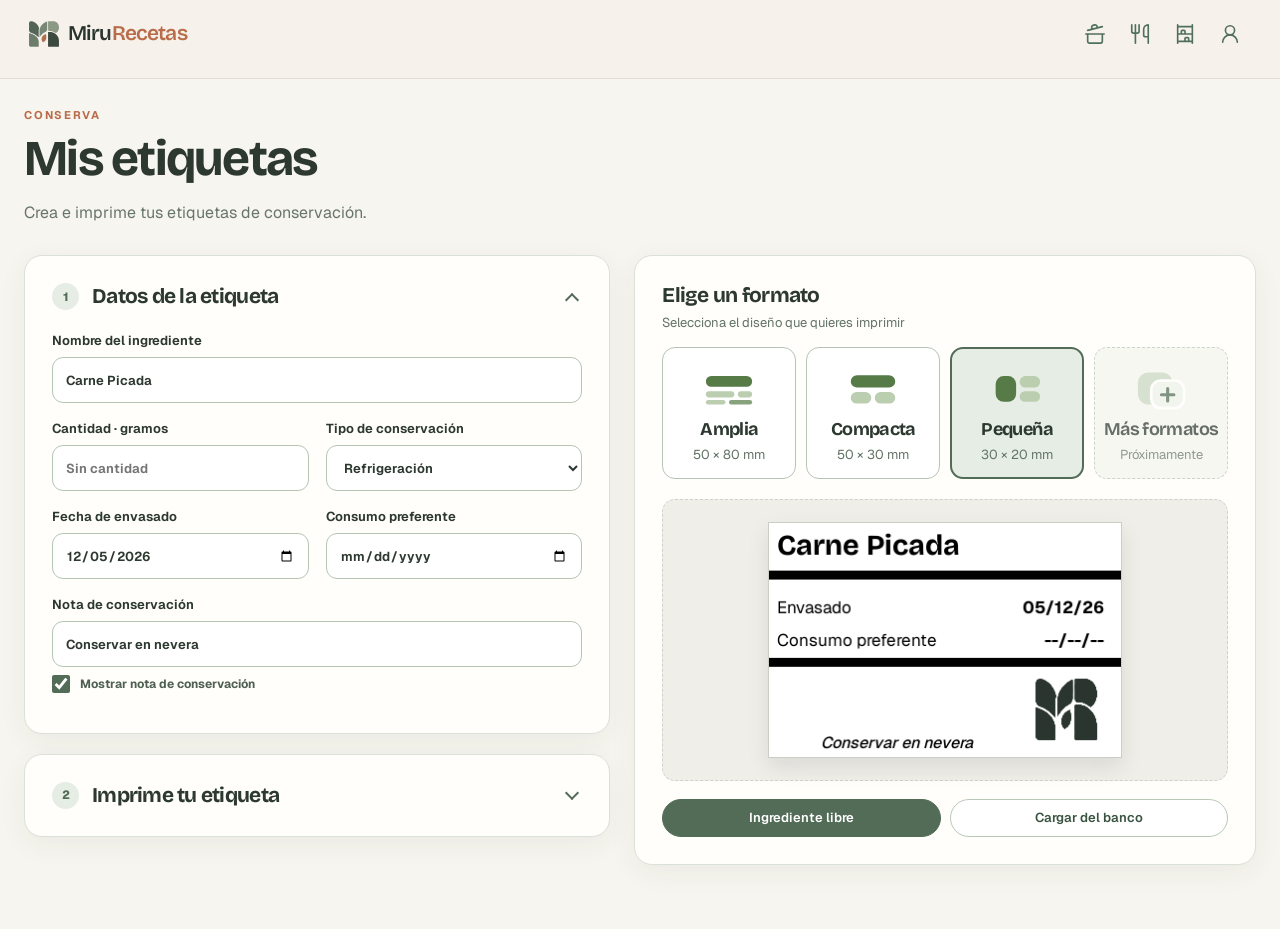
<file: ingredientes-v1/index.html>
<!doctype html>
<html lang="es">
<head>
<meta charset="utf-8">
<meta name="viewport" content="width=device-width, initial-scale=1, viewport-fit=cover">
<meta name="theme-color" content="#536c58">
<meta name="description" content="Prepara e imprime etiquetas de ingredientes para congelar con MiruRecetas y una CLABEL CT230B.">
<title>Conserva · Etiquetas de ingredientes | MiruRecetas</title>
<link rel="preconnect" href="https://fonts.googleapis.com">
<link rel="preconnect" href="https://fonts.gstatic.com" crossorigin>
<link href="https://fonts.googleapis.com/css2?family=Bricolage+Grotesque:opsz,wght@12..96,400;12..96,500;12..96,600;12..96,700&family=Geist:ital,wght@0,400;0,500;0,700;1,500&display=swap" rel="stylesheet">
<link rel="stylesheet" href="./cabecera.css">
<link rel="stylesheet" href="./style.css?v=20261108-banco-panel-canonico-v3">
</head>
<body>
<header class="miru-header miru-header--interior" data-miru-header="interior" aria-label="Cabecera de MiruRecetas">
  <div class="miru-header__inner">
    <div class="miru-header__identity">
    <a class="miru-brand" href="https://mirurecetas.github.io/menu-anual-recetas/" aria-label="MiruRecetas — ir a la portada">
      <svg xmlns="http://www.w3.org/2000/svg" class="miru-isotipo" viewBox="298.03625 327.58607695 939.08700087 799.25672305" aria-hidden="true" focusable="false"><path id="pieza-1" fill="#8c9985" d="M 903.79 330.18 C 905.53 329.82 907.40 329.60 909.22 329.36 C 911.04 329.12 912.87 328.91 914.70 328.73 C 916.54 328.55 918.38 328.40 920.23 328.27 C 922.08 328.15 923.93 328.05 925.80 327.97 C 927.66 327.90 929.53 327.84 931.40 327.81 C 933.28 327.77 935.16 327.76 937.05 327.76 C 938.93 327.76 940.82 327.78 942.72 327.81 C 944.61 327.83 946.51 327.88 948.42 327.93 C 950.32 327.98 952.23 328.04 954.14 328.11 C 956.05 328.18 957.97 328.25 959.88 328.33 C 961.80 328.40 963.72 328.48 965.64 328.56 C 967.57 328.64 969.49 328.72 971.42 328.80 C 973.34 328.87 975.27 328.94 977.20 329.01 C 979.13 329.07 981.05 329.13 982.98 329.18 C 984.91 329.22 986.84 329.26 988.77 329.29 C 990.70 329.31 992.63 329.32 994.56 329.31 C 996.49 329.31 998.41 329.29 1000.34 329.26 C 1002.26 329.22 1004.19 329.18 1006.11 329.12 C 1008.03 329.07 1009.96 329.01 1011.87 328.94 C 1013.79 328.87 1015.71 328.79 1017.63 328.71 C 1019.54 328.64 1021.45 328.55 1023.36 328.47 C 1025.27 328.39 1027.18 328.30 1029.08 328.23 C 1030.98 328.15 1032.88 328.07 1034.78 328.00 C 1036.68 327.93 1038.57 327.86 1040.46 327.80 C 1042.35 327.75 1044.23 327.70 1046.11 327.66 C 1047.99 327.63 1049.87 327.60 1051.74 327.59 C 1053.61 327.58 1055.48 327.59 1057.34 327.61 C 1059.20 327.63 1061.05 327.67 1062.90 327.73 C 1064.76 327.79 1066.60 327.87 1068.44 327.98 C 1070.28 328.08 1072.11 328.21 1073.94 328.37 C 1075.76 328.52 1077.58 328.70 1079.40 328.91 C 1081.21 329.13 1083.02 329.37 1084.82 329.64 C 1086.62 329.91 1088.41 330.21 1090.19 330.54 C 1091.98 330.87 1093.75 331.23 1095.52 331.62 C 1097.29 332.00 1099.05 332.42 1100.80 332.87 C 1102.55 333.31 1104.29 333.78 1106.02 334.28 C 1107.76 334.78 1109.48 335.31 1111.19 335.87 C 1112.90 336.42 1114.60 337.01 1116.29 337.61 C 1117.98 338.22 1119.67 338.86 1121.33 339.52 C 1123.00 340.18 1124.66 340.87 1126.30 341.58 C 1127.95 342.30 1129.58 343.03 1131.20 343.80 C 1132.82 344.56 1134.43 345.35 1136.03 346.16 C 1137.62 346.98 1139.20 347.81 1140.77 348.67 C 1142.34 349.53 1143.89 350.42 1145.43 351.33 C 1146.97 352.24 1148.50 353.17 1150.00 354.12 C 1151.51 355.08 1153.01 356.05 1154.49 357.05 C 1155.97 358.05 1157.43 359.07 1158.88 360.12 C 1160.33 361.16 1161.76 362.23 1163.17 363.31 C 1164.59 364.40 1165.99 365.51 1167.37 366.63 C 1168.75 367.76 1170.11 368.91 1171.46 370.08 C 1172.80 371.25 1174.13 372.44 1175.44 373.65 C 1176.75 374.86 1178.04 376.08 1179.31 377.33 C 1180.58 378.58 1181.83 379.84 1183.07 381.13 C 1184.30 382.41 1185.51 383.72 1186.70 385.04 C 1187.90 386.36 1189.07 387.70 1190.22 389.05 C 1191.37 390.41 1192.50 391.78 1193.61 393.18 C 1194.72 394.57 1195.80 395.97 1196.87 397.40 C 1197.94 398.82 1198.98 400.26 1200.00 401.72 C 1201.02 403.17 1202.03 404.64 1203.00 406.13 C 1203.98 407.62 1204.94 409.12 1205.88 410.63 C 1206.81 412.15 1207.73 413.68 1208.62 415.22 C 1209.51 416.76 1210.39 418.32 1211.24 419.89 C 1212.09 421.46 1212.91 423.04 1213.72 424.64 C 1214.53 426.23 1215.31 427.84 1216.08 429.46 C 1216.84 431.08 1217.59 432.71 1218.31 434.35 C 1219.03 435.99 1219.73 437.64 1220.41 439.30 C 1221.08 440.96 1221.74 442.64 1222.38 444.32 C 1223.01 446.00 1223.62 447.69 1224.22 449.39 C 1224.81 451.09 1225.38 452.80 1225.93 454.52 C 1226.48 456.24 1227.01 457.97 1227.51 459.70 C 1228.02 461.43 1228.51 463.17 1228.97 464.92 C 1229.43 466.67 1229.88 468.42 1230.30 470.19 C 1230.72 471.95 1231.12 473.71 1231.50 475.49 C 1231.88 477.26 1232.23 479.04 1232.57 480.82 C 1232.91 482.61 1233.22 484.40 1233.51 486.19 C 1233.81 487.98 1234.08 489.78 1234.33 491.58 C 1234.58 493.38 1234.81 495.18 1235.02 496.99 C 1235.23 498.80 1235.41 500.61 1235.58 502.42 C 1235.74 504.23 1235.89 506.05 1236.01 507.87 C 1236.13 509.68 1236.23 511.50 1236.32 513.32 C 1236.40 515.14 1236.45 516.96 1236.49 518.78 C 1236.53 520.60 1236.55 522.42 1236.54 524.24 C 1236.54 526.06 1236.51 527.88 1236.47 529.70 C 1236.42 531.52 1236.35 533.33 1236.26 535.15 C 1236.17 536.96 1236.06 538.78 1235.93 540.59 C 1235.80 542.40 1235.64 544.21 1235.47 546.02 C 1235.29 547.83 1235.10 549.63 1234.88 551.43 C 1234.66 553.23 1234.42 555.03 1234.16 556.82 C 1233.90 558.62 1233.62 560.41 1233.31 562.19 C 1233.01 563.97 1232.68 565.75 1232.33 567.53 C 1231.99 569.30 1231.62 571.07 1231.23 572.84 C 1230.83 574.60 1230.42 576.36 1229.99 578.11 C 1229.55 579.86 1229.09 581.61 1228.61 583.34 C 1228.14 585.08 1227.63 586.81 1227.11 588.54 C 1226.59 590.26 1226.04 591.97 1225.48 593.68 C 1224.91 595.39 1224.32 597.09 1223.71 598.78 C 1223.10 600.47 1222.46 602.15 1221.80 603.82 C 1221.15 605.49 1220.47 607.16 1219.77 608.81 C 1219.07 610.46 1218.34 612.10 1217.60 613.73 C 1216.85 615.37 1216.08 616.99 1215.29 618.60 C 1214.50 620.21 1213.69 621.81 1212.85 623.39 C 1212.02 624.98 1211.16 626.55 1210.28 628.12 C 1209.39 629.68 1208.49 631.23 1207.56 632.77 C 1206.64 634.30 1205.69 635.83 1204.71 637.34 C 1203.74 638.85 1202.75 640.35 1201.73 641.83 C 1200.71 643.31 1199.67 644.78 1198.60 646.23 C 1197.54 647.69 1196.45 649.13 1195.34 650.55 C 1194.23 651.97 1193.10 653.38 1191.94 654.77 C 1190.78 656.16 1189.60 657.54 1188.40 658.90 C 1187.19 660.26 1185.97 661.60 1184.72 662.93 C 1183.47 664.26 1182.20 665.57 1180.90 666.87 C 1179.60 668.17 1178.28 669.45 1176.94 670.73 C 1175.60 672.01 1174.24 673.28 1172.85 674.54 C 1171.46 675.80 1170.05 677.05 1168.62 678.29 C 1167.19 679.54 1165.73 680.79 1164.25 682.02 C 1162.78 683.25 1161.28 684.49 1159.76 685.66 C 1158.25 686.83 1156.71 687.99 1155.17 689.05 C 1153.62 690.10 1152.06 691.11 1150.50 691.97 C 1148.94 692.84 1147.36 693.63 1145.79 694.24 C 1144.22 694.86 1142.64 695.36 1141.06 695.66 C 1139.49 695.96 1137.91 696.10 1136.34 696.02 C 1134.78 695.95 1133.21 695.65 1131.66 695.21 C 1130.10 694.77 1128.55 694.12 1127.00 693.38 C 1125.46 692.65 1123.92 691.75 1122.38 690.80 C 1120.84 689.86 1119.30 688.80 1117.77 687.73 C 1116.23 686.67 1114.70 685.52 1113.16 684.42 C 1111.63 683.32 1110.10 682.19 1108.57 681.13 C 1107.03 680.07 1105.50 679.05 1103.97 678.08 C 1102.43 677.10 1100.89 676.18 1099.36 675.29 C 1097.82 674.39 1096.27 673.54 1094.73 672.71 C 1093.18 671.88 1091.64 671.09 1090.09 670.31 C 1088.53 669.52 1086.98 668.77 1085.42 668.02 C 1083.85 667.27 1082.29 666.54 1080.72 665.81 C 1079.15 665.08 1077.57 664.35 1075.99 663.63 C 1074.40 662.90 1072.81 662.18 1071.22 661.46 C 1069.62 660.74 1068.02 660.03 1066.41 659.32 C 1064.81 658.62 1063.19 657.91 1061.57 657.22 C 1059.96 656.53 1058.33 655.84 1056.70 655.16 C 1055.07 654.49 1053.43 653.82 1051.79 653.16 C 1050.15 652.50 1048.50 651.86 1046.84 651.22 C 1045.19 650.59 1043.53 649.97 1041.86 649.36 C 1040.19 648.75 1038.52 648.16 1036.84 647.58 C 1035.17 647.00 1033.48 646.43 1031.79 645.89 C 1030.10 645.34 1028.41 644.81 1026.70 644.30 C 1025.00 643.79 1023.29 643.30 1021.58 642.82 C 1019.87 642.35 1018.15 641.90 1016.42 641.47 C 1014.70 641.03 1012.97 640.62 1011.23 640.24 C 1009.49 639.85 1007.75 639.49 1006.00 639.14 C 1004.25 638.80 1002.49 638.48 1000.72 638.18 C 998.95 637.88 997.18 637.61 995.39 637.35 C 993.61 637.10 991.81 636.86 990.00 636.65 C 988.20 636.44 986.38 636.25 984.55 636.08 C 982.72 635.91 980.88 635.77 979.02 635.64 C 977.17 635.52 975.30 635.42 973.42 635.33 C 971.54 635.25 969.64 635.19 967.75 635.13 C 965.85 635.08 963.94 635.05 962.03 635.01 C 960.12 634.97 958.21 634.94 956.30 634.91 C 954.40 634.87 952.49 634.84 950.60 634.79 C 948.70 634.74 946.81 634.69 944.94 634.61 C 943.07 634.53 941.21 634.44 939.38 634.32 C 937.54 634.20 935.72 634.07 933.93 633.88 C 932.14 633.70 930.37 633.52 928.63 633.24 C 926.88 632.96 925.17 632.65 923.48 632.20 C 921.79 631.75 920.12 631.24 918.49 630.54 C 916.85 629.84 915.22 629.00 913.65 628.00 C 912.08 627.01 910.51 625.81 909.06 624.54 C 907.62 623.27 906.22 621.84 904.98 620.39 C 903.75 618.93 902.63 617.38 901.67 615.81 C 900.70 614.25 899.90 612.63 899.19 610.98 C 898.49 609.33 897.93 607.64 897.45 605.92 C 896.96 604.21 896.60 602.46 896.29 600.69 C 895.98 598.92 895.77 597.12 895.59 595.32 C 895.41 593.51 895.31 591.67 895.22 589.84 C 895.13 588.00 895.09 586.15 895.05 584.29 C 895.01 582.44 894.98 580.58 894.95 578.72 C 894.93 576.86 894.90 575.00 894.89 573.14 C 894.87 571.27 894.86 569.40 894.85 567.54 C 894.84 565.67 894.83 563.79 894.83 561.92 C 894.83 560.05 894.83 558.17 894.83 556.29 C 894.83 554.42 894.84 552.54 894.85 550.66 C 894.85 548.78 894.87 546.90 894.88 545.01 C 894.89 543.13 894.90 541.25 894.91 539.36 C 894.93 537.47 894.94 535.59 894.96 533.70 C 894.97 531.81 894.98 529.92 895.00 528.04 C 895.01 526.15 895.03 524.26 895.04 522.37 C 895.05 520.48 895.06 518.59 895.08 516.70 C 895.09 514.81 895.09 512.91 895.10 511.02 C 895.11 509.13 895.11 507.24 895.11 505.35 C 895.11 503.46 895.11 501.57 895.11 499.68 C 895.10 497.79 895.10 495.90 895.08 494.01 C 895.07 492.13 895.06 490.24 895.04 488.35 C 895.02 486.46 895.00 484.57 894.98 482.69 C 894.96 480.80 894.93 478.92 894.90 477.03 C 894.88 475.14 894.85 473.26 894.82 471.37 C 894.79 469.49 894.76 467.60 894.74 465.72 C 894.71 463.83 894.68 461.95 894.65 460.06 C 894.62 458.18 894.59 456.29 894.57 454.41 C 894.54 452.52 894.52 450.64 894.49 448.75 C 894.47 446.87 894.45 444.99 894.43 443.10 C 894.41 441.22 894.40 439.33 894.39 437.44 C 894.38 435.56 894.37 433.67 894.36 431.79 C 894.36 429.90 894.36 428.02 894.36 426.13 C 894.37 424.24 894.38 422.36 894.39 420.47 C 894.41 418.58 894.43 416.69 894.46 414.80 C 894.49 412.91 894.52 411.03 894.56 409.14 C 894.60 407.25 894.65 405.36 894.70 403.46 C 894.75 401.57 894.81 399.68 894.86 397.79 C 894.92 395.89 894.98 394.00 895.03 392.10 C 895.09 390.20 895.14 388.31 895.19 386.41 C 895.24 384.51 895.28 382.60 895.32 380.70 C 895.36 378.80 895.39 376.89 895.40 374.98 C 895.42 373.07 895.43 371.16 895.42 369.25 C 895.42 367.33 895.40 365.42 895.36 363.50 C 895.33 361.58 895.28 359.65 895.23 357.72 C 895.18 355.79 895.12 353.86 895.07 351.91 C 895.02 349.96 894.97 348.01 894.94 346.04 C 894.92 344.07 894.79 341.99 894.92 340.11 C 895.05 338.23 895.07 336.21 895.71 334.78 C 896.34 333.35 897.40 332.28 898.74 331.52 C 900.09 330.75 902.04 330.54 903.79 330.18 Z"/><path id="pieza-2" fill="#536556" d="M 354.97 329.21 C 357.05 328.94 359.13 328.72 361.19 328.55 C 363.26 328.39 365.31 328.28 367.36 328.22 C 369.41 328.15 371.44 328.15 373.47 328.18 C 375.50 328.22 377.52 328.31 379.53 328.44 C 381.54 328.57 383.54 328.75 385.54 328.97 C 387.53 329.18 389.51 329.45 391.49 329.75 C 393.46 330.05 395.42 330.40 397.38 330.78 C 399.34 331.16 401.28 331.58 403.22 332.03 C 405.16 332.49 407.09 332.98 409.01 333.50 C 410.93 334.02 412.84 334.57 414.74 335.16 C 416.64 335.74 418.53 336.36 420.41 337.00 C 422.30 337.64 424.17 338.31 426.04 339.00 C 427.90 339.69 429.76 340.41 431.61 341.15 C 433.45 341.89 435.29 342.66 437.12 343.44 C 438.95 344.22 440.77 345.02 442.58 345.84 C 444.39 346.66 446.19 347.49 447.98 348.35 C 449.78 349.20 451.56 350.08 453.33 350.97 C 455.11 351.86 456.87 352.76 458.63 353.69 C 460.38 354.61 462.13 355.56 463.87 356.52 C 465.61 357.48 467.33 358.46 469.05 359.45 C 470.77 360.45 472.48 361.46 474.18 362.49 C 475.88 363.52 477.57 364.57 479.26 365.64 C 480.94 366.70 482.61 367.79 484.27 368.89 C 485.94 369.99 487.59 371.11 489.24 372.25 C 490.88 373.38 492.52 374.54 494.14 375.71 C 495.77 376.88 497.38 378.07 498.99 379.27 C 500.60 380.48 502.19 381.70 503.78 382.94 C 505.37 384.18 506.95 385.44 508.52 386.71 C 510.09 387.99 511.65 389.28 513.19 390.59 C 514.74 391.90 516.28 393.22 517.81 394.56 C 519.33 395.90 520.85 397.26 522.36 398.63 C 523.86 400.00 525.35 401.39 526.83 402.79 C 528.31 404.19 529.78 405.61 531.24 407.04 C 532.70 408.47 534.14 409.91 535.57 411.37 C 537.00 412.83 538.42 414.30 539.83 415.79 C 541.23 417.28 542.62 418.77 544.00 420.29 C 545.37 421.80 546.74 423.32 548.08 424.86 C 549.43 426.39 550.77 427.94 552.08 429.50 C 553.40 431.06 554.70 432.63 555.99 434.22 C 557.28 435.80 558.55 437.39 559.80 439.00 C 561.06 440.60 562.30 442.22 563.52 443.84 C 564.74 445.47 565.95 447.10 567.14 448.74 C 568.32 450.39 569.49 452.04 570.65 453.71 C 571.80 455.37 572.93 457.04 574.05 458.72 C 575.17 460.40 576.27 462.09 577.34 463.78 C 578.42 465.48 579.48 467.18 580.53 468.90 C 581.57 470.61 582.59 472.33 583.59 474.05 C 584.59 475.78 585.57 477.51 586.53 479.25 C 587.49 480.99 588.43 482.73 589.35 484.48 C 590.27 486.23 591.17 487.99 592.05 489.75 C 592.93 491.51 593.78 493.28 594.61 495.05 C 595.45 496.82 596.26 498.60 597.05 500.38 C 597.84 502.16 598.60 503.95 599.35 505.74 C 600.09 507.53 600.82 509.33 601.52 511.15 C 602.22 512.96 602.90 514.78 603.57 516.61 C 604.23 518.44 604.87 520.28 605.49 522.14 C 606.11 524.00 606.72 525.87 607.30 527.75 C 607.88 529.64 608.45 531.54 609.00 533.46 C 609.54 535.39 610.09 537.33 610.57 539.28 C 611.06 541.23 611.54 543.21 611.90 545.17 C 612.26 547.14 612.58 549.12 612.73 551.09 C 612.89 553.06 612.95 555.02 612.84 556.97 C 612.73 558.92 612.43 560.85 612.06 562.78 C 611.69 564.70 611.16 566.61 610.64 568.53 C 610.11 570.45 609.48 572.37 608.92 574.30 C 608.36 576.23 607.77 578.16 607.26 580.12 C 606.75 582.07 606.28 584.04 605.85 586.01 C 605.42 587.99 605.03 589.99 604.67 591.99 C 604.32 593.99 604.00 596.01 603.71 598.03 C 603.42 600.06 603.17 602.10 602.95 604.14 C 602.72 606.19 602.53 608.24 602.36 610.31 C 602.19 612.37 602.04 614.44 601.92 616.52 C 601.80 618.60 601.70 620.69 601.62 622.78 C 601.54 624.87 601.48 626.97 601.43 629.08 C 601.39 631.18 601.36 633.29 601.34 635.41 C 601.33 637.52 601.32 639.64 601.33 641.76 C 601.33 643.89 601.35 646.01 601.36 648.14 C 601.38 650.26 601.41 652.39 601.43 654.53 C 601.46 656.66 601.49 658.79 601.52 660.92 C 601.55 663.05 601.58 665.18 601.60 667.31 C 601.62 669.44 601.64 671.57 601.65 673.70 C 601.66 675.83 601.66 677.95 601.66 680.08 C 601.66 682.20 601.65 684.32 601.63 686.44 C 601.62 688.56 601.60 690.68 601.57 692.80 C 601.55 694.91 601.52 697.03 601.49 699.14 C 601.46 701.25 601.42 703.36 601.39 705.46 C 601.35 707.57 601.31 709.67 601.27 711.78 C 601.23 713.88 601.19 715.98 601.15 718.08 C 601.11 720.17 601.06 722.27 601.02 724.36 C 600.98 726.45 600.94 728.54 600.91 730.63 C 600.87 732.72 600.83 734.80 600.80 736.89 C 600.77 738.97 600.74 741.05 600.71 743.13 C 600.69 745.20 600.67 747.28 600.65 749.35 C 600.63 751.42 600.62 753.49 600.62 755.56 C 600.61 757.62 600.61 759.69 600.62 761.75 C 600.63 763.81 600.64 765.87 600.67 767.92 C 600.69 769.98 600.72 772.02 600.77 774.08 C 600.81 776.13 600.86 778.18 600.92 780.26 C 600.98 782.34 601.05 784.42 601.14 786.55 C 601.23 788.68 601.33 790.84 601.45 793.06 C 601.57 795.28 601.72 797.57 601.85 799.88 C 601.98 802.19 602.16 804.61 602.22 806.91 C 602.29 809.22 602.36 811.57 602.24 813.73 C 602.12 815.88 601.95 818.00 601.53 819.85 C 601.12 821.69 600.56 823.51 599.75 824.79 C 598.93 826.08 597.89 827.24 596.64 827.55 C 595.38 827.86 593.77 827.37 592.19 826.63 C 590.60 825.90 588.78 824.39 587.13 823.15 C 585.47 821.90 583.86 820.50 582.28 819.14 C 580.70 817.78 579.18 816.39 577.64 815.01 C 576.11 813.62 574.60 812.22 573.07 810.84 C 571.54 809.46 570.01 808.08 568.48 806.71 C 566.94 805.34 565.40 803.97 563.85 802.62 C 562.31 801.26 560.76 799.91 559.20 798.56 C 557.64 797.22 556.08 795.88 554.52 794.55 C 552.95 793.22 551.38 791.90 549.81 790.58 C 548.24 789.27 546.66 787.96 545.07 786.66 C 543.49 785.36 541.90 784.07 540.31 782.79 C 538.71 781.51 537.12 780.23 535.52 778.97 C 533.91 777.70 532.31 776.45 530.69 775.20 C 529.08 773.95 527.47 772.71 525.85 771.48 C 524.23 770.25 522.60 769.03 520.97 767.82 C 519.34 766.62 517.71 765.41 516.07 764.22 C 514.43 763.03 512.79 761.85 511.14 760.68 C 509.50 759.52 507.84 758.36 506.19 757.21 C 504.53 756.06 502.87 754.92 501.21 753.79 C 499.54 752.67 497.87 751.55 496.20 750.45 C 494.53 749.34 492.85 748.25 491.17 747.17 C 489.49 746.09 487.80 745.02 486.11 743.96 C 484.42 742.91 482.72 741.86 481.03 740.83 C 479.33 739.80 477.62 738.78 475.92 737.77 C 474.21 736.76 472.50 735.77 470.78 734.78 C 469.07 733.80 467.35 732.83 465.63 731.88 C 463.90 730.92 462.18 729.98 460.44 729.05 C 458.71 728.13 456.98 727.21 455.24 726.31 C 453.50 725.41 451.75 724.53 450.01 723.65 C 448.26 722.78 446.51 721.92 444.75 721.08 C 442.99 720.23 441.23 719.40 439.47 718.57 C 437.70 717.75 435.93 716.94 434.15 716.14 C 432.38 715.34 430.60 714.55 428.81 713.77 C 427.02 712.99 425.23 712.23 423.43 711.47 C 421.64 710.71 419.83 709.96 418.02 709.21 C 416.21 708.47 414.40 707.74 412.58 707.01 C 410.75 706.28 408.93 705.57 407.09 704.85 C 405.26 704.14 403.41 703.44 401.57 702.73 C 399.72 702.03 397.86 701.34 396.00 700.65 C 394.14 699.96 392.27 699.28 390.39 698.60 C 388.51 697.92 386.63 697.24 384.74 696.57 C 382.84 695.90 380.94 695.23 379.04 694.56 C 377.13 693.89 375.22 693.22 373.31 692.55 C 371.40 691.87 369.48 691.19 367.58 690.50 C 365.68 689.80 363.77 689.10 361.89 688.38 C 360.00 687.65 358.12 686.92 356.27 686.15 C 354.41 685.39 352.57 684.60 350.75 683.78 C 348.93 682.96 347.13 682.12 345.37 681.24 C 343.60 680.36 341.86 679.44 340.15 678.48 C 338.45 677.53 336.77 676.53 335.14 675.48 C 333.51 674.44 331.91 673.35 330.37 672.20 C 328.82 671.05 327.31 669.86 325.86 668.60 C 324.41 667.34 323.00 666.03 321.65 664.65 C 320.31 663.27 319.01 661.83 317.78 660.32 C 316.55 658.80 315.38 657.21 314.28 655.57 C 313.17 653.92 312.13 652.20 311.15 650.44 C 310.16 648.68 309.24 646.86 308.38 645.01 C 307.52 643.16 306.72 641.25 305.98 639.33 C 305.24 637.41 304.56 635.45 303.94 633.48 C 303.32 631.51 302.75 629.51 302.25 627.52 C 301.75 625.53 301.30 623.52 300.91 621.52 C 300.53 619.52 300.20 617.52 299.92 615.53 C 299.64 613.53 299.41 611.54 299.22 609.55 C 299.03 607.56 298.89 605.57 298.78 603.58 C 298.66 601.59 298.59 599.59 298.54 597.60 C 298.49 595.60 298.47 593.60 298.47 591.60 C 298.47 589.59 298.49 587.58 298.52 585.57 C 298.55 583.55 298.59 581.53 298.64 579.50 C 298.68 577.47 298.74 575.43 298.79 573.38 C 298.84 571.34 298.90 569.28 298.95 567.22 C 299.01 565.16 299.07 563.09 299.12 561.01 C 299.18 558.94 299.24 556.85 299.30 554.76 C 299.35 552.67 299.41 550.58 299.47 548.48 C 299.52 546.37 299.58 544.27 299.63 542.16 C 299.69 540.04 299.74 537.93 299.79 535.80 C 299.84 533.68 299.88 531.56 299.92 529.43 C 299.97 527.30 300.01 525.17 300.04 523.03 C 300.08 520.89 300.11 518.76 300.13 516.61 C 300.16 514.47 300.18 512.33 300.20 510.18 C 300.21 508.04 300.22 505.89 300.22 503.74 C 300.23 501.59 300.22 499.44 300.21 497.29 C 300.20 495.15 300.18 492.99 300.16 490.84 C 300.13 488.69 300.10 486.54 300.05 484.39 C 300.01 482.25 299.96 480.10 299.90 477.95 C 299.84 475.80 299.76 473.66 299.69 471.51 C 299.61 469.37 299.52 467.23 299.43 465.09 C 299.34 462.95 299.25 460.81 299.15 458.68 C 299.06 456.54 298.96 454.41 298.87 452.28 C 298.78 450.15 298.69 448.03 298.60 445.90 C 298.52 443.78 298.44 441.66 298.37 439.54 C 298.30 437.43 298.23 435.32 298.18 433.21 C 298.13 431.10 298.09 429.00 298.07 426.90 C 298.04 424.80 298.03 422.70 298.04 420.62 C 298.05 418.53 298.08 416.44 298.13 414.36 C 298.17 412.28 298.24 410.21 298.34 408.14 C 298.43 406.07 298.55 404.01 298.69 401.95 C 298.84 399.89 299.01 397.84 299.21 395.80 C 299.42 393.75 299.65 391.71 299.92 389.68 C 300.18 387.65 300.48 385.62 300.82 383.61 C 301.16 381.59 301.53 379.58 301.95 377.57 C 302.37 375.57 302.81 373.57 303.32 371.60 C 303.84 369.64 304.39 367.68 305.01 365.77 C 305.64 363.86 306.31 361.97 307.08 360.15 C 307.84 358.33 308.66 356.55 309.59 354.85 C 310.51 353.15 311.51 351.49 312.62 349.94 C 313.72 348.38 314.92 346.89 316.23 345.51 C 317.54 344.13 318.96 342.84 320.48 341.65 C 322.00 340.46 323.64 339.37 325.35 338.37 C 327.06 337.36 328.86 336.45 330.72 335.62 C 332.57 334.79 334.51 334.05 336.47 333.37 C 338.44 332.70 340.47 332.11 342.51 331.58 C 344.55 331.05 346.63 330.60 348.71 330.21 C 350.79 329.81 352.89 329.49 354.97 329.21 Z"/><path id="pieza-3" fill="#778876" d="M 856.62 339.24 C 858.21 339.07 859.91 338.86 861.28 339.13 C 862.65 339.40 863.94 339.87 864.85 340.86 C 865.75 341.84 866.25 343.44 866.71 345.03 C 867.16 346.63 867.34 348.58 867.55 350.41 C 867.77 352.24 867.90 354.13 868.00 356.01 C 868.11 357.89 868.15 359.79 868.19 361.69 C 868.22 363.59 868.22 365.51 868.22 367.41 C 868.21 369.31 868.19 371.22 868.18 373.11 C 868.17 375.01 868.16 376.89 868.16 378.77 C 868.15 380.64 868.15 382.51 868.15 384.37 C 868.15 386.23 868.15 388.09 868.15 389.94 C 868.16 391.79 868.16 393.64 868.17 395.48 C 868.18 397.32 868.18 399.16 868.20 401.00 C 868.21 402.84 868.22 404.68 868.23 406.52 C 868.25 408.35 868.26 410.19 868.28 412.03 C 868.29 413.87 868.31 415.71 868.33 417.56 C 868.34 419.40 868.36 421.25 868.38 423.10 C 868.40 424.94 868.42 426.80 868.44 428.65 C 868.46 430.50 868.48 432.36 868.49 434.22 C 868.51 436.08 868.53 437.94 868.55 439.80 C 868.57 441.66 868.59 443.52 868.60 445.39 C 868.62 447.25 868.64 449.12 868.65 450.99 C 868.67 452.85 868.68 454.72 868.70 456.59 C 868.71 458.46 868.72 460.33 868.73 462.20 C 868.74 464.07 868.75 465.94 868.75 467.81 C 868.76 469.68 868.76 471.55 868.76 473.42 C 868.76 475.29 868.76 477.16 868.76 479.03 C 868.76 480.90 868.75 482.77 868.74 484.64 C 868.73 486.51 868.72 488.37 868.70 490.24 C 868.69 492.11 868.67 493.97 868.65 495.84 C 868.63 497.70 868.60 499.57 868.57 501.43 C 868.54 503.29 868.51 505.15 868.47 507.01 C 868.43 508.87 868.39 510.72 868.35 512.58 C 868.31 514.43 868.26 516.29 868.21 518.14 C 868.17 519.99 868.12 521.84 868.08 523.69 C 868.03 525.54 867.99 527.38 867.95 529.23 C 867.92 531.07 867.88 532.92 867.86 534.76 C 867.83 536.61 867.81 538.45 867.80 540.29 C 867.79 542.13 867.78 543.97 867.79 545.81 C 867.80 547.65 867.82 549.49 867.85 551.33 C 867.88 553.17 867.92 555.01 867.97 556.84 C 868.02 558.68 868.08 560.51 868.13 562.34 C 868.17 564.17 868.23 566.00 868.25 567.82 C 868.28 569.64 868.31 571.45 868.30 573.26 C 868.29 575.07 868.27 576.87 868.21 578.66 C 868.15 580.45 868.06 582.23 867.92 584.00 C 867.79 585.77 867.62 587.53 867.39 589.28 C 867.16 591.02 866.88 592.76 866.54 594.47 C 866.20 596.19 865.81 597.90 865.35 599.59 C 864.90 601.27 864.39 602.95 863.83 604.60 C 863.27 606.25 862.65 607.89 861.98 609.51 C 861.32 611.12 860.60 612.72 859.84 614.30 C 859.07 615.88 858.26 617.43 857.40 618.96 C 856.55 620.50 855.65 622.01 854.71 623.50 C 853.77 624.98 852.78 626.44 851.76 627.88 C 850.74 629.32 849.68 630.73 848.59 632.11 C 847.49 633.50 846.36 634.85 845.20 636.18 C 844.04 637.51 842.84 638.81 841.61 640.08 C 840.39 641.34 839.13 642.58 837.85 643.79 C 836.57 644.99 835.26 646.17 833.93 647.31 C 832.60 648.45 831.24 649.56 829.87 650.63 C 828.49 651.70 827.10 652.74 825.68 653.76 C 824.27 654.77 822.83 655.75 821.38 656.71 C 819.93 657.67 818.47 658.60 816.99 659.52 C 815.51 660.43 814.02 661.33 812.52 662.20 C 811.02 663.08 809.50 663.94 807.98 664.79 C 806.46 665.64 804.93 666.47 803.39 667.29 C 801.86 668.12 800.32 668.93 798.78 669.75 C 797.23 670.56 795.68 671.36 794.14 672.17 C 792.59 672.98 791.04 673.78 789.50 674.59 C 787.95 675.40 786.41 676.20 784.87 677.02 C 783.33 677.84 781.80 678.66 780.27 679.50 C 778.74 680.33 777.22 681.18 775.71 682.04 C 774.20 682.90 772.70 683.77 771.21 684.66 C 769.72 685.55 768.25 686.46 766.78 687.38 C 765.31 688.30 763.85 689.23 762.39 690.18 C 760.94 691.13 759.50 692.10 758.07 693.07 C 756.63 694.05 755.21 695.04 753.79 696.04 C 752.37 697.05 750.96 698.06 749.56 699.09 C 748.15 700.12 746.76 701.16 745.37 702.21 C 743.98 703.26 742.59 704.33 741.22 705.40 C 739.84 706.47 738.47 707.56 737.10 708.65 C 735.73 709.74 734.37 710.85 733.02 711.96 C 731.66 713.08 730.31 714.20 728.96 715.33 C 727.61 716.46 726.27 717.60 724.93 718.75 C 723.58 719.90 722.25 721.06 720.91 722.22 C 719.58 723.39 718.25 724.56 716.92 725.74 C 715.59 726.92 714.27 728.11 712.95 729.30 C 711.63 730.50 710.31 731.71 709.00 732.92 C 707.69 734.14 706.38 735.36 705.08 736.59 C 703.78 737.83 702.48 739.07 701.19 740.33 C 699.90 741.58 698.62 742.84 697.34 744.12 C 696.06 745.39 694.79 746.67 693.52 747.97 C 692.25 749.27 690.99 750.57 689.74 751.89 C 688.49 753.21 687.24 754.54 686.00 755.88 C 684.77 757.22 683.54 758.57 682.31 759.94 C 681.09 761.31 679.88 762.68 678.67 764.07 C 677.47 765.46 676.27 766.87 675.08 768.28 C 673.89 769.70 672.71 771.13 671.54 772.56 C 670.37 773.99 669.20 775.43 668.04 776.86 C 666.88 778.30 665.73 779.74 664.58 781.18 C 663.43 782.61 662.29 784.05 661.15 785.47 C 660.01 786.90 658.87 788.32 657.74 789.72 C 656.60 791.13 655.47 792.52 654.34 793.89 C 653.22 795.27 652.09 796.63 650.96 797.96 C 649.84 799.30 648.71 800.62 647.59 801.90 C 646.46 803.19 645.33 804.46 644.21 805.69 C 643.08 806.92 641.95 808.12 640.82 809.28 C 639.69 810.45 638.55 811.59 637.41 812.67 C 636.28 813.74 635.08 815.01 634.01 815.72 C 632.94 816.44 631.83 817.19 630.98 816.96 C 630.12 816.74 629.42 815.65 628.86 814.37 C 628.30 813.10 627.92 811.11 627.61 809.32 C 627.30 807.53 627.12 805.58 627.00 803.64 C 626.87 801.71 626.85 799.70 626.84 797.70 C 626.84 795.71 626.92 793.66 626.99 791.65 C 627.06 789.64 627.17 787.62 627.27 785.64 C 627.36 783.67 627.46 781.72 627.54 779.79 C 627.63 777.87 627.72 775.97 627.80 774.09 C 627.88 772.21 627.95 770.36 628.02 768.52 C 628.09 766.67 628.16 764.85 628.21 763.04 C 628.27 761.22 628.32 759.42 628.37 757.62 C 628.41 755.82 628.45 754.03 628.49 752.24 C 628.52 750.45 628.54 748.67 628.56 746.87 C 628.57 745.08 628.58 743.29 628.58 741.49 C 628.58 739.68 628.57 737.87 628.56 736.06 C 628.54 734.24 628.52 732.41 628.49 730.59 C 628.46 728.76 628.43 726.92 628.39 725.08 C 628.35 723.24 628.30 721.39 628.25 719.54 C 628.20 717.69 628.15 715.83 628.10 713.97 C 628.04 712.12 627.98 710.25 627.92 708.39 C 627.86 706.52 627.80 704.65 627.74 702.78 C 627.68 700.91 627.61 699.03 627.55 697.15 C 627.49 695.28 627.43 693.40 627.37 691.52 C 627.31 689.64 627.25 687.76 627.20 685.88 C 627.15 684.00 627.09 682.12 627.04 680.24 C 627.00 678.36 626.95 676.48 626.91 674.60 C 626.88 672.72 626.84 670.85 626.81 668.97 C 626.79 667.10 626.77 665.22 626.75 663.35 C 626.74 661.48 626.73 659.61 626.73 657.75 C 626.74 655.88 626.75 654.02 626.77 652.16 C 626.79 650.30 626.82 648.45 626.85 646.60 C 626.89 644.75 626.94 642.90 627.00 641.06 C 627.06 639.22 627.13 637.38 627.21 635.55 C 627.29 633.72 627.38 631.89 627.49 630.07 C 627.59 628.24 627.70 626.43 627.82 624.61 C 627.94 622.80 628.08 620.99 628.22 619.18 C 628.37 617.38 628.52 615.58 628.69 613.78 C 628.86 611.98 629.04 610.19 629.23 608.41 C 629.42 606.62 629.62 604.84 629.84 603.07 C 630.05 601.29 630.28 599.52 630.52 597.75 C 630.75 595.99 631.00 594.23 631.27 592.47 C 631.53 590.72 631.81 588.97 632.09 587.22 C 632.38 585.48 632.68 583.74 633.00 582.01 C 633.31 580.28 633.64 578.55 633.98 576.83 C 634.32 575.10 634.67 573.39 635.04 571.68 C 635.41 569.97 635.79 568.26 636.18 566.56 C 636.57 564.86 636.98 563.17 637.40 561.48 C 637.83 559.80 638.26 558.11 638.71 556.44 C 639.16 554.76 639.62 553.10 640.10 551.43 C 640.58 549.77 641.07 548.11 641.58 546.46 C 642.09 544.81 642.61 543.17 643.15 541.53 C 643.69 539.89 644.24 538.26 644.81 536.64 C 645.38 535.01 645.96 533.40 646.56 531.79 C 647.16 530.17 647.77 528.57 648.40 526.97 C 649.03 525.37 649.68 523.78 650.34 522.20 C 651.00 520.62 651.68 519.04 652.37 517.47 C 653.06 515.90 653.77 514.34 654.50 512.78 C 655.23 511.22 655.97 509.67 656.73 508.13 C 657.49 506.59 658.27 505.06 659.06 503.53 C 659.85 502.00 660.67 500.48 661.49 498.97 C 662.32 497.46 663.17 495.95 664.03 494.46 C 664.89 492.96 665.76 491.47 666.65 489.99 C 667.55 488.50 668.46 487.03 669.38 485.56 C 670.30 484.09 671.24 482.63 672.19 481.18 C 673.15 479.73 674.12 478.28 675.10 476.84 C 676.08 475.41 677.08 473.98 678.09 472.55 C 679.10 471.13 680.13 469.71 681.17 468.31 C 682.21 466.90 683.26 465.50 684.32 464.10 C 685.39 462.71 686.47 461.32 687.56 459.95 C 688.65 458.57 689.75 457.20 690.87 455.84 C 691.98 454.47 693.11 453.12 694.25 451.77 C 695.39 450.42 696.54 449.08 697.71 447.75 C 698.87 446.41 700.04 445.09 701.23 443.77 C 702.41 442.45 703.61 441.14 704.81 439.84 C 706.02 438.54 707.24 437.24 708.46 435.96 C 709.69 434.67 710.92 433.39 712.17 432.12 C 713.41 430.85 714.67 429.58 715.93 428.32 C 717.20 427.07 718.47 425.82 719.75 424.58 C 721.03 423.34 722.32 422.10 723.62 420.88 C 724.92 419.65 726.23 418.43 727.54 417.22 C 728.85 416.01 730.18 414.81 731.50 413.61 C 732.83 412.42 734.17 411.23 735.51 410.05 C 736.85 408.87 738.20 407.70 739.56 406.53 C 740.92 405.37 742.28 404.21 743.65 403.06 C 745.01 401.91 746.39 400.77 747.77 399.64 C 749.15 398.51 750.53 397.38 751.93 396.27 C 753.32 395.16 754.72 394.05 756.12 392.96 C 757.52 391.87 758.93 390.78 760.35 389.71 C 761.76 388.64 763.18 387.58 764.61 386.53 C 766.03 385.48 767.47 384.45 768.90 383.42 C 770.34 382.40 771.78 381.39 773.23 380.39 C 774.68 379.40 776.13 378.41 777.59 377.44 C 779.05 376.48 780.52 375.52 781.99 374.58 C 783.46 373.64 784.93 372.72 786.41 371.81 C 787.89 370.91 789.38 370.01 790.87 369.14 C 792.36 368.27 793.86 367.41 795.36 366.57 C 796.86 365.73 798.37 364.91 799.88 364.10 C 801.39 363.29 802.91 362.49 804.43 361.70 C 805.96 360.91 807.49 360.14 809.02 359.36 C 810.55 358.59 812.09 357.82 813.64 357.05 C 815.19 356.28 816.74 355.51 818.30 354.74 C 819.86 353.96 821.42 353.19 822.99 352.41 C 824.56 351.62 826.14 350.82 827.73 350.03 C 829.31 349.24 830.90 348.43 832.50 347.66 C 834.09 346.88 835.69 346.11 837.29 345.39 C 838.89 344.66 840.50 343.95 842.11 343.31 C 843.72 342.67 845.33 342.06 846.94 341.53 C 848.56 341.00 850.17 340.52 851.78 340.14 C 853.40 339.76 855.04 339.41 856.62 339.24 Z"/><path id="pieza-4" fill="#af7251" d="M 815.68 733.42 C 816.55 733.17 817.42 732.90 818.26 732.72 C 819.10 732.54 819.95 732.36 820.75 732.33 C 821.54 732.30 822.33 732.32 823.05 732.53 C 823.78 732.74 824.47 733.08 825.09 733.60 C 825.72 734.11 826.29 734.84 826.82 735.63 C 827.35 736.42 827.82 737.38 828.25 738.35 C 828.69 739.32 829.08 740.40 829.43 741.44 C 829.79 742.48 830.10 743.55 830.39 744.58 C 830.68 745.62 830.93 746.64 831.17 747.65 C 831.41 748.66 831.62 749.65 831.83 750.63 C 832.04 751.60 832.24 752.56 832.44 753.50 C 832.64 754.43 832.84 755.35 833.03 756.25 C 833.23 757.16 833.43 758.04 833.62 758.93 C 833.81 759.81 834.01 760.69 834.20 761.57 C 834.39 762.46 834.58 763.34 834.76 764.24 C 834.94 765.14 835.13 766.04 835.31 766.95 C 835.48 767.86 835.66 768.78 835.83 769.70 C 836.01 770.62 836.18 771.55 836.34 772.49 C 836.51 773.43 836.67 774.37 836.83 775.31 C 836.99 776.26 837.15 777.21 837.30 778.17 C 837.45 779.13 837.60 780.09 837.75 781.06 C 837.89 782.02 838.04 782.99 838.17 783.97 C 838.31 784.94 838.45 785.92 838.58 786.90 C 838.71 787.88 838.84 788.86 838.96 789.85 C 839.08 790.83 839.20 791.82 839.31 792.81 C 839.43 793.81 839.54 794.80 839.64 795.79 C 839.75 796.79 839.85 797.78 839.95 798.78 C 840.05 799.78 840.14 800.77 840.23 801.77 C 840.31 802.77 840.40 803.77 840.48 804.77 C 840.56 805.77 840.63 806.76 840.70 807.76 C 840.77 808.76 840.83 809.76 840.89 810.75 C 840.95 811.75 841.01 812.74 841.06 813.74 C 841.11 814.73 841.15 815.73 841.19 816.72 C 841.23 817.71 841.26 818.70 841.29 819.70 C 841.32 820.69 841.35 821.68 841.36 822.67 C 841.38 823.66 841.39 824.64 841.40 825.63 C 841.41 826.62 841.41 827.60 841.41 828.59 C 841.40 829.57 841.40 830.56 841.38 831.54 C 841.37 832.52 841.35 833.51 841.32 834.49 C 841.29 835.47 841.26 836.45 841.22 837.42 C 841.18 838.40 841.14 839.38 841.09 840.35 C 841.04 841.33 840.98 842.30 840.92 843.27 C 840.86 844.25 840.79 845.22 840.72 846.19 C 840.64 847.15 840.56 848.12 840.48 849.09 C 840.39 850.05 840.30 851.02 840.20 851.98 C 840.10 852.94 839.99 853.91 839.88 854.86 C 839.76 855.82 839.65 856.78 839.52 857.74 C 839.39 858.69 839.26 859.65 839.12 860.60 C 838.98 861.55 838.84 862.50 838.68 863.45 C 838.53 864.40 838.37 865.35 838.20 866.29 C 838.04 867.23 837.86 868.18 837.68 869.12 C 837.50 870.06 837.31 871.00 837.12 871.93 C 836.92 872.87 836.72 873.80 836.51 874.73 C 836.30 875.66 836.08 876.59 835.86 877.52 C 835.63 878.45 835.40 879.37 835.16 880.30 C 834.92 881.22 834.68 882.14 834.42 883.06 C 834.17 883.97 833.91 884.89 833.64 885.80 C 833.37 886.72 833.09 887.63 832.80 888.53 C 832.52 889.44 832.23 890.35 831.92 891.25 C 831.62 892.15 831.31 893.05 831.00 893.95 C 830.68 894.85 830.35 895.74 830.02 896.63 C 829.69 897.53 829.35 898.41 829.00 899.30 C 828.65 900.19 828.29 901.07 827.92 901.95 C 827.56 902.83 827.18 903.70 826.80 904.58 C 826.42 905.45 826.03 906.32 825.63 907.18 C 825.23 908.05 824.83 908.91 824.41 909.77 C 824.00 910.62 823.58 911.48 823.15 912.32 C 822.72 913.17 822.28 914.02 821.83 914.86 C 821.39 915.70 820.93 916.53 820.47 917.36 C 820.01 918.19 819.54 919.02 819.06 919.84 C 818.58 920.66 818.09 921.48 817.60 922.29 C 817.10 923.10 816.60 923.90 816.09 924.70 C 815.58 925.50 815.06 926.30 814.53 927.08 C 814.00 927.87 813.47 928.65 812.93 929.43 C 812.38 930.21 811.83 930.98 811.27 931.74 C 810.71 932.51 810.15 933.27 809.57 934.02 C 808.99 934.77 808.41 935.51 807.82 936.25 C 807.23 936.99 806.63 937.72 806.02 938.45 C 805.41 939.17 804.80 939.89 804.18 940.60 C 803.55 941.31 802.92 942.01 802.28 942.71 C 801.64 943.40 800.99 944.09 800.34 944.77 C 799.68 945.45 799.02 946.13 798.35 946.79 C 797.68 947.46 797.00 948.11 796.31 948.76 C 795.62 949.41 794.92 950.05 794.22 950.69 C 793.52 951.32 792.81 951.94 792.09 952.56 C 791.37 953.17 790.64 953.78 789.90 954.38 C 789.17 954.98 788.42 955.56 787.67 956.14 C 786.92 956.73 786.16 957.30 785.39 957.86 C 784.63 958.43 783.85 958.99 783.07 959.54 C 782.29 960.09 781.51 960.64 780.71 961.18 C 779.92 961.72 779.12 962.25 778.31 962.78 C 777.51 963.32 776.69 963.84 775.88 964.37 C 775.06 964.89 774.23 965.41 773.41 965.93 C 772.58 966.45 771.74 966.97 770.90 967.48 C 770.07 968.00 769.22 968.51 768.37 969.03 C 767.53 969.54 766.67 970.05 765.82 970.57 C 764.96 971.08 764.10 971.60 763.24 972.11 C 762.37 972.63 761.51 973.15 760.64 973.67 C 759.77 974.19 758.89 974.72 758.02 975.24 C 757.14 975.77 756.26 976.30 755.38 976.81 C 754.50 977.33 753.62 977.84 752.74 978.31 C 751.86 978.78 750.99 979.24 750.11 979.65 C 749.24 980.06 748.36 980.45 747.50 980.76 C 746.63 981.08 745.76 981.37 744.91 981.57 C 744.05 981.77 743.20 981.93 742.35 981.99 C 741.51 982.05 740.68 982.04 739.85 981.95 C 739.02 981.85 738.21 981.67 737.40 981.43 C 736.59 981.18 735.80 980.86 735.01 980.49 C 734.22 980.12 733.44 979.68 732.68 979.20 C 731.91 978.73 731.15 978.20 730.41 977.64 C 729.66 977.08 728.93 976.48 728.20 975.87 C 727.48 975.25 726.77 974.61 726.06 973.96 C 725.36 973.31 724.67 972.64 724.00 971.97 C 723.32 971.30 722.65 970.61 722.00 969.92 C 721.34 969.23 720.70 968.53 720.07 967.82 C 719.44 967.11 718.82 966.39 718.21 965.66 C 717.60 964.93 717.00 964.19 716.41 963.44 C 715.83 962.70 715.25 961.94 714.69 961.18 C 714.13 960.42 713.57 959.64 713.03 958.87 C 712.49 958.09 711.96 957.30 711.44 956.50 C 710.92 955.71 710.41 954.91 709.91 954.10 C 709.42 953.29 708.93 952.47 708.45 951.65 C 707.98 950.83 707.51 950.00 707.06 949.16 C 706.60 948.33 706.16 947.48 705.73 946.64 C 705.30 945.79 704.87 944.93 704.46 944.07 C 704.05 943.21 703.65 942.35 703.26 941.47 C 702.87 940.60 702.49 939.73 702.12 938.84 C 701.75 937.96 701.39 937.07 701.04 936.18 C 700.69 935.29 700.35 934.39 700.02 933.49 C 699.69 932.59 699.38 931.69 699.07 930.78 C 698.76 929.87 698.46 928.96 698.17 928.04 C 697.89 927.12 697.61 926.20 697.34 925.28 C 697.07 924.36 696.81 923.43 696.57 922.50 C 696.32 921.57 696.08 920.64 695.85 919.70 C 695.62 918.77 695.40 917.83 695.20 916.89 C 694.99 915.95 694.79 915.01 694.60 914.06 C 694.41 913.12 694.23 912.17 694.06 911.23 C 693.89 910.28 693.73 909.33 693.58 908.38 C 693.42 907.43 693.28 906.48 693.15 905.52 C 693.02 904.57 692.89 903.62 692.78 902.66 C 692.67 901.71 692.56 900.76 692.47 899.80 C 692.37 898.85 692.28 897.89 692.21 896.94 C 692.13 895.98 692.06 895.02 692.01 894.07 C 691.95 893.11 691.90 892.15 691.86 891.20 C 691.82 890.24 691.79 889.29 691.77 888.33 C 691.75 887.37 691.73 886.42 691.73 885.46 C 691.73 884.51 691.73 883.55 691.75 882.60 C 691.76 881.64 691.79 880.69 691.82 879.73 C 691.86 878.78 691.90 877.83 691.95 876.87 C 692.00 875.92 692.06 874.97 692.13 874.02 C 692.20 873.07 692.28 872.12 692.37 871.17 C 692.46 870.22 692.55 869.28 692.66 868.33 C 692.77 867.38 692.88 866.44 693.01 865.50 C 693.13 864.55 693.26 863.61 693.40 862.67 C 693.55 861.73 693.70 860.79 693.86 859.86 C 694.02 858.92 694.19 857.98 694.36 857.05 C 694.54 856.12 694.73 855.19 694.92 854.26 C 695.12 853.33 695.32 852.40 695.54 851.48 C 695.75 850.55 695.97 849.63 696.20 848.71 C 696.43 847.79 696.67 846.87 696.92 845.96 C 697.17 845.04 697.43 844.13 697.70 843.22 C 697.96 842.31 698.24 841.41 698.52 840.50 C 698.80 839.60 699.10 838.70 699.40 837.80 C 699.70 836.90 700.01 836.01 700.33 835.12 C 700.65 834.22 700.97 833.34 701.31 832.45 C 701.65 831.57 701.99 830.69 702.34 829.81 C 702.70 828.93 703.06 828.06 703.43 827.18 C 703.80 826.31 704.18 825.45 704.57 824.58 C 704.96 823.72 705.35 822.86 705.76 822.01 C 706.16 821.15 706.58 820.30 707.00 819.45 C 707.42 818.61 707.85 817.76 708.29 816.92 C 708.73 816.09 709.18 815.25 709.63 814.42 C 710.09 813.59 710.55 812.77 711.02 811.94 C 711.49 811.12 711.97 810.31 712.46 809.49 C 712.95 808.68 713.44 807.87 713.95 807.07 C 714.45 806.26 714.96 805.47 715.48 804.67 C 716.00 803.88 716.52 803.09 717.06 802.30 C 717.59 801.52 718.13 800.74 718.68 799.96 C 719.23 799.19 719.79 798.42 720.35 797.65 C 720.92 796.89 721.49 796.12 722.06 795.37 C 722.64 794.61 723.23 793.86 723.82 793.12 C 724.41 792.37 725.01 791.63 725.62 790.90 C 726.23 790.16 726.84 789.43 727.46 788.71 C 728.08 787.98 728.71 787.26 729.34 786.55 C 729.97 785.84 730.61 785.13 731.26 784.43 C 731.91 783.72 732.56 783.03 733.22 782.33 C 733.88 781.64 734.55 780.96 735.22 780.28 C 735.89 779.59 736.57 778.92 737.26 778.25 C 737.94 777.58 738.63 776.92 739.33 776.26 C 740.03 775.60 740.73 774.95 741.44 774.31 C 742.15 773.66 742.87 773.02 743.59 772.39 C 744.31 771.75 745.04 771.13 745.77 770.51 C 746.50 769.88 747.24 769.27 747.99 768.66 C 748.73 768.05 749.48 767.45 750.24 766.85 C 750.99 766.26 751.75 765.67 752.52 765.08 C 753.28 764.50 754.05 763.92 754.83 763.35 C 755.61 762.78 756.39 762.21 757.17 761.66 C 757.96 761.10 758.75 760.55 759.54 760.00 C 760.34 759.45 761.14 758.92 761.94 758.38 C 762.74 757.85 763.55 757.32 764.36 756.80 C 765.17 756.28 765.99 755.77 766.81 755.26 C 767.63 754.76 768.45 754.25 769.27 753.76 C 770.10 753.27 770.93 752.78 771.76 752.30 C 772.59 751.82 773.43 751.34 774.27 750.87 C 775.11 750.40 775.95 749.94 776.79 749.49 C 777.64 749.03 778.48 748.58 779.33 748.14 C 780.18 747.70 781.03 747.26 781.89 746.83 C 782.74 746.40 783.60 745.98 784.45 745.56 C 785.31 745.15 786.17 744.74 787.03 744.33 C 787.89 743.93 788.75 743.53 789.62 743.14 C 790.48 742.75 791.35 742.37 792.21 741.99 C 793.08 741.62 793.95 741.25 794.81 740.88 C 795.68 740.52 796.55 740.16 797.42 739.81 C 798.29 739.46 799.16 739.11 800.03 738.78 C 800.90 738.44 801.77 738.11 802.64 737.79 C 803.52 737.46 804.39 737.14 805.26 736.83 C 806.13 736.52 807.00 736.22 807.87 735.92 C 808.74 735.62 809.61 735.33 810.48 735.05 C 811.35 734.76 812.22 734.49 813.08 734.22 C 813.95 733.95 814.82 733.67 815.68 733.42 Z"/><path id="pieza-5" fill="#3c493f" d="M 906.16 666.03 C 908.22 665.59 910.40 665.28 912.55 664.95 C 914.70 664.62 916.86 664.33 919.04 664.08 C 921.22 663.82 923.42 663.60 925.63 663.40 C 927.83 663.21 930.06 663.05 932.28 662.93 C 934.51 662.80 936.75 662.70 939.00 662.64 C 941.24 662.57 943.50 662.54 945.76 662.53 C 948.01 662.52 950.28 662.55 952.54 662.60 C 954.80 662.65 957.07 662.73 959.34 662.84 C 961.60 662.94 963.87 663.08 966.13 663.24 C 968.39 663.39 970.65 663.58 972.91 663.79 C 975.16 664.00 977.41 664.24 979.65 664.49 C 981.89 664.75 984.12 665.04 986.34 665.34 C 988.56 665.65 990.77 665.97 992.97 666.32 C 995.16 666.67 997.35 667.05 999.51 667.44 C 1001.68 667.83 1003.83 668.24 1005.97 668.67 C 1008.10 669.11 1010.22 669.56 1012.32 670.03 C 1014.42 670.50 1016.51 671.00 1018.58 671.51 C 1020.65 672.03 1022.71 672.56 1024.76 673.12 C 1026.80 673.67 1028.83 674.25 1030.85 674.85 C 1032.87 675.45 1034.87 676.07 1036.87 676.71 C 1038.86 677.35 1040.84 678.01 1042.81 678.70 C 1044.79 679.38 1046.75 680.09 1048.70 680.82 C 1050.65 681.55 1052.59 682.30 1054.53 683.07 C 1056.46 683.84 1058.38 684.64 1060.30 685.46 C 1062.22 686.28 1064.13 687.12 1066.03 687.98 C 1067.93 688.85 1069.83 689.74 1071.72 690.65 C 1073.61 691.56 1075.49 692.49 1077.37 693.45 C 1079.25 694.41 1081.13 695.39 1083.00 696.40 C 1084.87 697.40 1086.73 698.43 1088.59 699.48 C 1090.45 700.53 1092.30 701.60 1094.15 702.70 C 1095.99 703.79 1097.83 704.91 1099.66 706.05 C 1101.49 707.19 1103.31 708.35 1105.12 709.53 C 1106.93 710.71 1108.74 711.92 1110.53 713.14 C 1112.32 714.36 1114.11 715.61 1115.88 716.87 C 1117.65 718.13 1119.41 719.42 1121.17 720.72 C 1122.92 722.02 1124.66 723.35 1126.38 724.69 C 1128.11 726.03 1129.82 727.39 1131.53 728.77 C 1133.23 730.15 1134.91 731.54 1136.59 732.96 C 1138.26 734.37 1139.92 735.81 1141.57 737.26 C 1143.21 738.71 1144.84 740.18 1146.45 741.66 C 1148.07 743.15 1149.67 744.65 1151.25 746.17 C 1152.83 747.68 1154.39 749.22 1155.94 750.77 C 1157.48 752.32 1159.01 753.88 1160.52 755.46 C 1162.03 757.05 1163.53 758.64 1165.00 760.25 C 1166.47 761.86 1167.92 763.49 1169.36 765.13 C 1170.79 766.77 1172.20 768.42 1173.59 770.09 C 1174.99 771.76 1176.36 773.44 1177.70 775.14 C 1179.05 776.83 1180.38 778.54 1181.68 780.26 C 1182.99 781.98 1184.27 783.71 1185.52 785.46 C 1186.78 787.20 1188.01 788.96 1189.22 790.73 C 1190.43 792.50 1191.62 794.28 1192.78 796.07 C 1193.94 797.87 1195.07 799.67 1196.19 801.49 C 1197.30 803.30 1198.39 805.13 1199.45 806.97 C 1200.51 808.80 1201.55 810.65 1202.57 812.51 C 1203.58 814.37 1204.57 816.24 1205.54 818.13 C 1206.50 820.01 1207.45 821.90 1208.36 823.80 C 1209.28 825.71 1210.17 827.62 1211.04 829.54 C 1211.91 831.47 1212.75 833.40 1213.57 835.35 C 1214.38 837.29 1215.18 839.24 1215.95 841.21 C 1216.71 843.17 1217.46 845.15 1218.18 847.13 C 1218.89 849.11 1219.59 851.11 1220.26 853.11 C 1220.92 855.11 1221.57 857.13 1222.19 859.15 C 1222.81 861.17 1223.40 863.20 1223.97 865.24 C 1224.54 867.28 1225.09 869.33 1225.61 871.39 C 1226.13 873.45 1226.63 875.52 1227.11 877.59 C 1227.59 879.67 1228.04 881.76 1228.48 883.85 C 1228.91 885.95 1229.32 888.05 1229.72 890.16 C 1230.11 892.28 1230.48 894.40 1230.83 896.53 C 1231.18 898.66 1231.51 900.80 1231.82 902.95 C 1232.13 905.10 1232.42 907.26 1232.70 909.43 C 1232.97 911.59 1233.22 913.77 1233.46 915.95 C 1233.70 918.14 1233.92 920.33 1234.12 922.53 C 1234.32 924.73 1234.50 926.94 1234.67 929.16 C 1234.84 931.38 1234.99 933.61 1235.13 935.84 C 1235.26 938.08 1235.38 940.32 1235.49 942.58 C 1235.60 944.83 1235.69 947.09 1235.76 949.36 C 1235.84 951.63 1235.91 953.90 1235.96 956.19 C 1236.01 958.47 1236.05 960.75 1236.08 963.05 C 1236.11 965.34 1236.13 967.64 1236.14 969.93 C 1236.15 972.23 1236.15 974.54 1236.14 976.84 C 1236.13 979.15 1236.12 981.46 1236.10 983.77 C 1236.07 986.07 1236.04 988.38 1236.01 990.69 C 1235.98 993.00 1235.94 995.31 1235.90 997.62 C 1235.86 999.93 1235.81 1002.23 1235.76 1004.53 C 1235.71 1006.84 1235.66 1009.14 1235.61 1011.43 C 1235.56 1013.73 1235.51 1016.02 1235.46 1018.31 C 1235.41 1020.60 1235.35 1022.88 1235.30 1025.15 C 1235.26 1027.43 1235.21 1029.70 1235.16 1031.96 C 1235.12 1034.22 1235.08 1036.47 1235.04 1038.72 C 1235.01 1040.96 1234.97 1043.19 1234.95 1045.42 C 1234.92 1047.65 1234.90 1049.86 1234.89 1052.08 C 1234.88 1054.30 1234.88 1056.51 1234.89 1058.74 C 1234.90 1060.97 1234.92 1063.20 1234.96 1065.45 C 1235.00 1067.70 1235.05 1069.96 1235.11 1072.26 C 1235.18 1074.55 1235.26 1076.86 1235.37 1079.21 C 1235.47 1081.56 1235.60 1083.94 1235.74 1086.36 C 1235.89 1088.79 1236.06 1091.25 1236.25 1093.76 C 1236.44 1096.26 1236.71 1098.89 1236.85 1101.39 C 1237.00 1103.90 1237.19 1106.49 1237.10 1108.80 C 1237.01 1111.12 1236.86 1113.40 1236.31 1115.29 C 1235.77 1117.19 1234.99 1118.88 1233.83 1120.17 C 1232.66 1121.47 1231.06 1122.35 1229.30 1123.07 C 1227.55 1123.79 1225.43 1124.15 1223.31 1124.48 C 1221.19 1124.82 1218.84 1124.91 1216.58 1125.07 C 1214.32 1125.22 1212.02 1125.31 1209.76 1125.41 C 1207.50 1125.51 1205.25 1125.60 1203.02 1125.67 C 1200.79 1125.75 1198.57 1125.82 1196.36 1125.87 C 1194.15 1125.93 1191.95 1125.98 1189.76 1126.01 C 1187.56 1126.05 1185.38 1126.08 1183.21 1126.10 C 1181.03 1126.12 1178.86 1126.13 1176.70 1126.14 C 1174.53 1126.15 1172.37 1126.14 1170.22 1126.14 C 1168.06 1126.13 1165.91 1126.12 1163.76 1126.11 C 1161.60 1126.09 1159.45 1126.07 1157.30 1126.05 C 1155.15 1126.03 1153.00 1126.00 1150.84 1125.98 C 1148.69 1125.95 1146.53 1125.92 1144.37 1125.89 C 1142.21 1125.86 1140.05 1125.83 1137.88 1125.80 C 1135.70 1125.77 1133.53 1125.74 1131.34 1125.71 C 1129.16 1125.69 1126.96 1125.66 1124.76 1125.64 C 1122.56 1125.61 1120.34 1125.59 1118.12 1125.57 C 1115.90 1125.56 1113.67 1125.54 1111.43 1125.53 C 1109.19 1125.52 1106.94 1125.51 1104.68 1125.50 C 1102.43 1125.49 1100.17 1125.49 1097.90 1125.48 C 1095.63 1125.48 1093.35 1125.48 1091.08 1125.48 C 1088.80 1125.47 1086.51 1125.48 1084.22 1125.48 C 1081.94 1125.48 1079.64 1125.48 1077.35 1125.48 C 1075.05 1125.49 1072.75 1125.49 1070.45 1125.50 C 1068.15 1125.50 1065.85 1125.51 1063.55 1125.51 C 1061.25 1125.52 1058.94 1125.52 1056.64 1125.53 C 1054.33 1125.53 1052.03 1125.54 1049.73 1125.54 C 1047.43 1125.55 1045.13 1125.55 1042.83 1125.55 C 1040.53 1125.55 1038.23 1125.56 1035.94 1125.56 C 1033.65 1125.56 1031.36 1125.56 1029.07 1125.55 C 1026.79 1125.55 1024.51 1125.55 1022.23 1125.54 C 1019.96 1125.54 1017.69 1125.53 1015.42 1125.52 C 1013.15 1125.51 1010.89 1125.50 1008.63 1125.49 C 1006.37 1125.48 1004.12 1125.47 1001.86 1125.46 C 999.60 1125.45 997.35 1125.44 995.10 1125.43 C 992.84 1125.42 990.59 1125.42 988.33 1125.41 C 986.08 1125.41 983.82 1125.41 981.56 1125.41 C 979.30 1125.41 977.04 1125.41 974.78 1125.42 C 972.51 1125.42 970.25 1125.43 967.97 1125.45 C 965.70 1125.46 963.42 1125.48 961.14 1125.51 C 958.85 1125.53 956.56 1125.56 954.26 1125.60 C 951.96 1125.63 949.66 1125.67 947.34 1125.72 C 945.02 1125.77 942.70 1125.82 940.37 1125.89 C 938.03 1125.95 935.69 1126.02 933.33 1126.10 C 930.98 1126.18 928.61 1126.26 926.23 1126.36 C 923.85 1126.46 921.42 1126.60 919.05 1126.67 C 916.68 1126.75 914.24 1126.90 912.00 1126.82 C 909.75 1126.75 907.53 1126.65 905.61 1126.21 C 903.69 1125.77 901.89 1125.19 900.47 1124.19 C 899.05 1123.18 897.96 1121.82 897.10 1120.20 C 896.25 1118.58 895.75 1116.55 895.34 1114.47 C 894.92 1112.38 894.77 1110.01 894.60 1107.70 C 894.44 1105.39 894.40 1102.95 894.34 1100.59 C 894.27 1098.23 894.23 1095.87 894.19 1093.53 C 894.16 1091.19 894.14 1088.87 894.13 1086.55 C 894.12 1084.23 894.13 1081.92 894.14 1079.62 C 894.15 1077.32 894.18 1075.03 894.20 1072.74 C 894.22 1070.45 894.26 1068.17 894.29 1065.90 C 894.32 1063.62 894.35 1061.34 894.39 1059.07 C 894.42 1056.79 894.45 1054.52 894.48 1052.25 C 894.51 1049.97 894.53 1047.70 894.55 1045.42 C 894.57 1043.15 894.59 1040.87 894.60 1038.60 C 894.62 1036.32 894.63 1034.04 894.63 1031.76 C 894.64 1029.49 894.65 1027.21 894.65 1024.93 C 894.65 1022.65 894.65 1020.37 894.65 1018.09 C 894.65 1015.81 894.64 1013.53 894.64 1011.25 C 894.63 1008.97 894.63 1006.68 894.62 1004.40 C 894.61 1002.12 894.60 999.84 894.59 997.56 C 894.58 995.27 894.57 992.99 894.56 990.70 C 894.55 988.42 894.54 986.14 894.53 983.85 C 894.51 981.57 894.50 979.28 894.49 977.00 C 894.48 974.71 894.47 972.43 894.46 970.14 C 894.45 967.85 894.44 965.57 894.43 963.28 C 894.42 961.00 894.41 958.71 894.41 956.42 C 894.40 954.14 894.40 951.85 894.40 949.56 C 894.39 947.28 894.39 944.99 894.39 942.70 C 894.39 940.41 894.40 938.13 894.40 935.84 C 894.40 933.55 894.41 931.26 894.41 928.98 C 894.42 926.69 894.43 924.40 894.43 922.11 C 894.44 919.83 894.45 917.54 894.46 915.25 C 894.47 912.96 894.47 910.68 894.48 908.39 C 894.49 906.10 894.50 903.82 894.51 901.53 C 894.52 899.24 894.53 896.96 894.54 894.67 C 894.55 892.38 894.56 890.10 894.56 887.81 C 894.57 885.53 894.58 883.24 894.59 880.96 C 894.59 878.67 894.60 876.39 894.60 874.10 C 894.61 871.82 894.61 869.54 894.61 867.25 C 894.62 864.97 894.62 862.69 894.62 860.40 C 894.61 858.12 894.61 855.84 894.61 853.56 C 894.60 851.28 894.60 849.00 894.59 846.72 C 894.58 844.44 894.57 842.16 894.56 839.88 C 894.55 837.60 894.53 835.32 894.52 833.05 C 894.51 830.77 894.49 828.50 894.48 826.22 C 894.46 823.95 894.44 821.68 894.43 819.41 C 894.41 817.14 894.40 814.87 894.38 812.60 C 894.37 810.33 894.35 808.07 894.34 805.80 C 894.32 803.54 894.31 801.28 894.30 799.02 C 894.29 796.76 894.28 794.51 894.27 792.25 C 894.26 790.00 894.25 787.75 894.25 785.50 C 894.24 783.25 894.24 781.00 894.24 778.76 C 894.24 776.52 894.24 774.28 894.25 772.04 C 894.26 769.81 894.26 767.57 894.28 765.34 C 894.29 763.12 894.31 760.89 894.33 758.67 C 894.35 756.44 894.37 754.23 894.40 752.01 C 894.43 749.80 894.46 747.59 894.50 745.38 C 894.53 743.16 894.57 740.96 894.60 738.74 C 894.64 736.53 894.67 734.32 894.70 732.09 C 894.72 729.87 894.74 727.64 894.75 725.40 C 894.76 723.15 894.77 720.90 894.76 718.63 C 894.75 716.37 894.72 714.09 894.68 711.79 C 894.64 709.48 894.59 707.17 894.52 704.82 C 894.44 702.48 894.34 700.12 894.23 697.73 C 894.12 695.34 893.98 692.93 893.87 690.50 C 893.75 688.08 893.53 685.55 893.54 683.20 C 893.55 680.85 893.51 678.42 893.91 676.38 C 894.31 674.34 894.90 672.42 895.95 670.96 C 896.99 669.49 898.47 668.42 900.17 667.60 C 901.87 666.78 904.10 666.47 906.16 666.03 Z"/><path id="pieza-6" fill="#6c7d6b" d="M 305.80 702.58 C 307.13 702.00 308.74 701.72 310.42 701.60 C 312.11 701.48 314.03 701.64 315.92 701.87 C 317.81 702.11 319.85 702.55 321.78 703.02 C 323.71 703.48 325.65 704.07 327.49 704.65 C 329.33 705.23 331.09 705.87 332.84 706.51 C 334.59 707.16 336.28 707.83 337.99 708.50 C 339.71 709.16 341.40 709.83 343.12 710.49 C 344.85 711.14 346.60 711.79 348.36 712.42 C 350.12 713.05 351.89 713.68 353.68 714.30 C 355.47 714.92 357.27 715.53 359.07 716.14 C 360.87 716.75 362.68 717.35 364.49 717.96 C 366.29 718.57 368.11 719.17 369.91 719.79 C 371.71 720.40 373.52 721.01 375.31 721.63 C 377.10 722.25 378.88 722.88 380.65 723.52 C 382.42 724.15 384.17 724.79 385.92 725.45 C 387.67 726.10 389.41 726.76 391.14 727.43 C 392.88 728.10 394.60 728.77 396.31 729.46 C 398.03 730.15 399.73 730.84 401.44 731.55 C 403.14 732.25 404.83 732.96 406.52 733.69 C 408.21 734.41 409.89 735.14 411.56 735.89 C 413.24 736.63 414.91 737.39 416.58 738.15 C 418.25 738.91 419.92 739.69 421.58 740.48 C 423.24 741.26 424.90 742.06 426.55 742.87 C 428.21 743.67 429.86 744.49 431.52 745.32 C 433.17 746.15 434.82 747.00 436.48 747.85 C 438.13 748.71 439.78 749.57 441.43 750.45 C 443.08 751.33 444.74 752.22 446.39 753.12 C 448.04 754.03 449.69 754.94 451.34 755.87 C 452.99 756.80 454.64 757.74 456.29 758.70 C 457.93 759.65 459.58 760.61 461.22 761.59 C 462.86 762.57 464.50 763.56 466.13 764.57 C 467.76 765.57 469.39 766.58 471.02 767.61 C 472.65 768.64 474.27 769.68 475.88 770.74 C 477.50 771.79 479.11 772.86 480.71 773.94 C 482.31 775.01 483.91 776.11 485.50 777.21 C 487.09 778.32 488.67 779.43 490.25 780.56 C 491.82 781.69 493.39 782.84 494.95 783.99 C 496.51 785.15 498.06 786.32 499.59 787.50 C 501.13 788.68 502.67 789.87 504.18 791.08 C 505.70 792.29 507.21 793.51 508.71 794.74 C 510.21 795.97 511.70 797.22 513.17 798.48 C 514.65 799.74 516.11 801.01 517.56 802.30 C 519.01 803.58 520.45 804.88 521.87 806.19 C 523.30 807.50 524.71 808.83 526.10 810.16 C 527.50 811.50 528.88 812.85 530.24 814.22 C 531.61 815.58 532.96 816.96 534.29 818.35 C 535.63 819.74 536.95 821.14 538.25 822.56 C 539.55 823.98 540.83 825.41 542.10 826.85 C 543.37 828.30 544.62 829.75 545.85 831.22 C 547.08 832.69 548.29 834.18 549.48 835.67 C 550.68 837.17 551.85 838.68 553.01 840.20 C 554.17 841.72 555.30 843.26 556.42 844.81 C 557.54 846.35 558.64 847.91 559.72 849.48 C 560.80 851.05 561.87 852.63 562.91 854.23 C 563.95 855.82 564.97 857.42 565.98 859.04 C 566.98 860.65 567.97 862.28 568.93 863.92 C 569.90 865.55 570.84 867.20 571.77 868.86 C 572.69 870.51 573.60 872.18 574.48 873.86 C 575.37 875.54 576.24 877.22 577.08 878.92 C 577.93 880.61 578.75 882.32 579.56 884.03 C 580.36 885.75 581.15 887.47 581.91 889.20 C 582.67 890.93 583.42 892.67 584.14 894.42 C 584.86 896.17 585.56 897.93 586.24 899.69 C 586.93 901.45 587.59 903.23 588.22 905.01 C 588.86 906.78 589.48 908.57 590.08 910.36 C 590.67 912.16 591.25 913.96 591.80 915.76 C 592.36 917.57 592.89 919.38 593.40 921.20 C 593.91 923.02 594.40 924.85 594.86 926.68 C 595.33 928.51 595.78 930.35 596.20 932.19 C 596.62 934.03 597.02 935.88 597.40 937.73 C 597.78 939.59 598.14 941.44 598.47 943.31 C 598.80 945.17 599.11 947.03 599.40 948.91 C 599.69 950.78 599.96 952.65 600.20 954.53 C 600.45 956.41 600.67 958.29 600.86 960.18 C 601.06 962.06 601.24 963.95 601.39 965.85 C 601.55 967.74 601.69 969.64 601.81 971.54 C 601.93 973.44 602.03 975.34 602.11 977.25 C 602.20 979.16 602.27 981.07 602.32 982.99 C 602.38 984.90 602.42 986.82 602.45 988.75 C 602.48 990.67 602.50 992.60 602.51 994.53 C 602.52 996.46 602.52 998.40 602.51 1000.34 C 602.51 1002.28 602.49 1004.23 602.47 1006.17 C 602.45 1008.12 602.42 1010.08 602.39 1012.03 C 602.37 1013.99 602.33 1015.95 602.30 1017.92 C 602.27 1019.88 602.23 1021.85 602.20 1023.83 C 602.16 1025.80 602.13 1027.78 602.10 1029.77 C 602.07 1031.75 602.04 1033.74 602.01 1035.73 C 601.99 1037.73 601.97 1039.72 601.96 1041.72 C 601.95 1043.73 601.94 1045.73 601.95 1047.74 C 601.95 1049.76 601.96 1051.77 601.97 1053.79 C 601.98 1055.80 602.00 1057.82 602.03 1059.85 C 602.05 1061.87 602.09 1063.89 602.12 1065.91 C 602.16 1067.94 602.20 1069.96 602.25 1071.99 C 602.29 1074.01 602.34 1076.04 602.40 1078.06 C 602.45 1080.08 602.51 1082.11 602.57 1084.13 C 602.63 1086.14 602.70 1088.16 602.77 1090.18 C 602.83 1092.20 602.90 1094.21 602.96 1096.25 C 603.02 1098.28 603.09 1100.32 603.13 1102.40 C 603.17 1104.47 603.24 1106.58 603.23 1108.69 C 603.23 1110.79 603.37 1113.12 603.10 1115.02 C 602.83 1116.92 602.53 1118.85 601.61 1120.11 C 600.69 1121.37 599.16 1121.99 597.60 1122.57 C 596.04 1123.15 594.06 1123.30 592.25 1123.60 C 590.43 1123.91 588.58 1124.16 586.71 1124.39 C 584.85 1124.63 582.96 1124.84 581.06 1125.02 C 579.15 1125.21 577.23 1125.37 575.29 1125.51 C 573.36 1125.65 571.40 1125.76 569.44 1125.86 C 567.47 1125.96 565.49 1126.03 563.50 1126.09 C 561.51 1126.15 559.50 1126.19 557.49 1126.22 C 555.47 1126.25 553.45 1126.26 551.42 1126.26 C 549.39 1126.26 547.35 1126.25 545.30 1126.23 C 543.25 1126.21 541.20 1126.18 539.15 1126.14 C 537.09 1126.10 535.03 1126.06 532.97 1126.01 C 530.90 1125.96 528.84 1125.90 526.77 1125.85 C 524.71 1125.79 522.64 1125.73 520.58 1125.67 C 518.52 1125.61 516.45 1125.55 514.40 1125.49 C 512.34 1125.44 510.28 1125.38 508.23 1125.33 C 506.18 1125.29 504.14 1125.24 502.10 1125.20 C 500.07 1125.17 498.04 1125.14 496.02 1125.12 C 493.99 1125.09 491.98 1125.08 489.97 1125.06 C 487.96 1125.05 485.95 1125.05 483.95 1125.05 C 481.95 1125.05 479.95 1125.05 477.96 1125.06 C 475.97 1125.07 473.98 1125.08 472.00 1125.10 C 470.01 1125.11 468.03 1125.13 466.05 1125.15 C 464.07 1125.17 462.09 1125.20 460.11 1125.22 C 458.14 1125.25 456.16 1125.27 454.18 1125.30 C 452.21 1125.33 450.23 1125.36 448.26 1125.38 C 446.28 1125.41 444.31 1125.44 442.33 1125.47 C 440.35 1125.50 438.37 1125.52 436.39 1125.55 C 434.41 1125.57 432.43 1125.60 430.44 1125.62 C 428.45 1125.64 426.47 1125.66 424.47 1125.67 C 422.48 1125.68 420.48 1125.70 418.48 1125.70 C 416.48 1125.71 414.47 1125.72 412.46 1125.72 C 410.45 1125.71 408.43 1125.71 406.41 1125.70 C 404.38 1125.69 402.36 1125.68 400.33 1125.66 C 398.30 1125.65 396.27 1125.63 394.23 1125.61 C 392.20 1125.60 390.16 1125.58 388.12 1125.56 C 386.09 1125.54 384.05 1125.52 382.01 1125.50 C 379.98 1125.49 377.94 1125.47 375.90 1125.46 C 373.87 1125.45 371.83 1125.43 369.80 1125.43 C 367.77 1125.42 365.74 1125.43 363.72 1125.42 C 361.70 1125.41 359.68 1125.41 357.68 1125.38 C 355.68 1125.34 353.68 1125.30 351.71 1125.21 C 349.74 1125.11 347.78 1124.99 345.85 1124.79 C 343.92 1124.60 342.01 1124.37 340.14 1124.04 C 338.26 1123.71 336.41 1123.33 334.60 1122.84 C 332.79 1122.34 331.01 1121.78 329.28 1121.08 C 327.55 1120.39 325.85 1119.59 324.21 1118.67 C 322.57 1117.76 320.96 1116.72 319.44 1115.59 C 317.91 1114.46 316.43 1113.22 315.05 1111.91 C 313.66 1110.60 312.33 1109.19 311.11 1107.73 C 309.88 1106.26 308.73 1104.71 307.69 1103.11 C 306.65 1101.51 305.71 1099.84 304.88 1098.14 C 304.05 1096.44 303.34 1094.69 302.73 1092.90 C 302.11 1091.12 301.62 1089.30 301.20 1087.45 C 300.78 1085.60 300.46 1083.71 300.19 1081.81 C 299.93 1079.90 299.75 1077.96 299.61 1076.01 C 299.47 1074.06 299.40 1072.09 299.35 1070.10 C 299.30 1068.12 299.30 1066.11 299.31 1064.10 C 299.31 1062.10 299.36 1060.07 299.39 1058.05 C 299.42 1056.03 299.46 1054.01 299.49 1051.99 C 299.52 1049.96 299.54 1047.94 299.56 1045.92 C 299.58 1043.89 299.60 1041.87 299.61 1039.84 C 299.63 1037.82 299.63 1035.80 299.64 1033.77 C 299.65 1031.75 299.65 1029.72 299.65 1027.70 C 299.65 1025.67 299.64 1023.65 299.64 1021.62 C 299.63 1019.60 299.63 1017.57 299.62 1015.55 C 299.61 1013.53 299.60 1011.50 299.59 1009.48 C 299.57 1007.45 299.56 1005.43 299.55 1003.41 C 299.53 1001.38 299.52 999.36 299.50 997.33 C 299.49 995.31 299.47 993.29 299.46 991.27 C 299.45 989.24 299.43 987.22 299.42 985.20 C 299.40 983.18 299.39 981.16 299.38 979.13 C 299.37 977.11 299.36 975.09 299.35 973.07 C 299.34 971.05 299.34 969.03 299.34 967.01 C 299.33 964.99 299.33 962.98 299.33 960.96 C 299.33 958.94 299.34 956.92 299.35 954.91 C 299.35 952.89 299.36 950.87 299.37 948.86 C 299.38 946.84 299.39 944.82 299.41 942.81 C 299.42 940.79 299.43 938.78 299.45 936.76 C 299.46 934.75 299.48 932.73 299.50 930.72 C 299.51 928.70 299.53 926.69 299.55 924.67 C 299.56 922.66 299.58 920.64 299.60 918.63 C 299.61 916.61 299.63 914.60 299.65 912.58 C 299.66 910.56 299.67 908.55 299.69 906.53 C 299.70 904.51 299.71 902.49 299.72 900.48 C 299.73 898.46 299.74 896.44 299.74 894.42 C 299.75 892.40 299.75 890.38 299.75 888.36 C 299.75 886.34 299.75 884.31 299.74 882.29 C 299.74 880.27 299.73 878.24 299.72 876.22 C 299.70 874.19 299.69 872.17 299.67 870.14 C 299.65 868.11 299.62 866.09 299.60 864.06 C 299.57 862.03 299.54 860.00 299.51 857.97 C 299.48 855.94 299.44 853.91 299.41 851.89 C 299.37 849.86 299.33 847.83 299.30 845.81 C 299.26 843.78 299.22 841.76 299.18 839.74 C 299.14 837.72 299.10 835.70 299.07 833.69 C 299.03 831.67 298.99 829.66 298.96 827.65 C 298.93 825.64 298.89 823.64 298.86 821.64 C 298.83 819.64 298.81 817.65 298.78 815.66 C 298.76 813.67 298.74 811.68 298.72 809.71 C 298.71 807.73 298.70 805.76 298.69 803.79 C 298.68 801.83 298.68 799.87 298.68 797.92 C 298.69 795.97 298.70 794.02 298.72 792.09 C 298.73 790.15 298.76 788.23 298.79 786.31 C 298.82 784.39 298.86 782.48 298.90 780.58 C 298.95 778.68 299.00 776.79 299.06 774.89 C 299.11 773.00 299.17 771.11 299.22 769.21 C 299.28 767.31 299.33 765.40 299.37 763.48 C 299.41 761.55 299.45 759.62 299.47 757.66 C 299.50 755.69 299.51 753.72 299.50 751.70 C 299.49 749.69 299.47 747.65 299.42 745.57 C 299.38 743.48 299.30 741.36 299.21 739.21 C 299.12 737.05 298.98 734.82 298.88 732.62 C 298.77 730.43 298.64 728.19 298.59 726.04 C 298.54 723.88 298.50 721.73 298.58 719.72 C 298.66 717.70 298.79 715.73 299.08 713.94 C 299.36 712.14 299.73 710.44 300.29 708.97 C 300.86 707.50 301.54 706.16 302.46 705.10 C 303.38 704.03 304.48 703.17 305.80 702.58 Z"/></svg><span class="miru-wordmark">Miru<span>Recetas</span></span>
    </a>
    <button type="button" class="miru-install" data-miru-install aria-label="Instalar MiruRecetas" hidden>
      <svg viewBox="0 0 24 24" aria-hidden="true" focusable="false"><path d="M21 15v4a2 2 0 0 1-2 2H5a2 2 0 0 1-2-2v-4"/><path d="m7 10 5 5 5-5"/><path d="M12 15V3"/></svg><span class="miru-install__label">Instalar</span>
    </button>
    </div>
    <nav class="miru-header__nav" aria-label="Navegación principal">
      <div class="miru-nav-item" data-miru-nav-item>
        <button type="button" class="miru-trigger" aria-label="Cocina" title="Cocina" aria-expanded="false" aria-controls="miru-menu-cocina" aria-haspopup="true">
          <svg viewBox="0 0 24 24" aria-hidden="true" focusable="false"><path d="M2 12h20M20 12v8a2 2 0 0 1-2 2H6a2 2 0 0 1-2-2v-8m0-4L4 8l16-4m-11.14 2.78-.45-1.81a2 2 0 0 1 1.45-2.43l1.94-.48a2 2 0 0 1 2.43 1.46l.45 1.8"/></svg>
        </button>
        <div class="miru-panel" id="miru-menu-cocina" aria-label="Opciones de Cocina" hidden>
          <a href="https://mirurecetas.github.io/menu-anual-recetas/recetario/">Explorar recetas</a>
          <span class="miru-panel__future">Mi sesión de cocina <small>Próximamente</small></span>
        </div>
      </div>
      <div class="miru-nav-item" data-miru-nav-item>
        <button type="button" class="miru-trigger" aria-label="Disfruta" title="Disfruta" aria-expanded="false" aria-controls="miru-menu-disfruta" aria-haspopup="true">
          <svg viewBox="0 0 24 24" aria-hidden="true" focusable="false"><path d="M3 2v7c0 1.1.9 2 2 2h4a2 2 0 0 0 2-2V2M7 2v20M21 15V2a5 5 0 0 0-5 5v6c0 1.1.9 2 2 2h3Zm0 0v7"/></svg>
        </button>
        <div class="miru-panel" id="miru-menu-disfruta" aria-label="Opciones de Disfruta" hidden>
          <a href="https://mirurecetas.github.io/menu-anual-recetas/planificador/">Menús de temporada</a>
          <span class="miru-panel__future">Mi menú personalizado <small>Próximamente</small></span>
        </div>
      </div>
      <div class="miru-nav-item" data-miru-nav-item>
        <button type="button" class="miru-trigger" aria-label="Conserva" title="Conserva" aria-expanded="false" aria-controls="miru-menu-conserva" aria-haspopup="true">
          <svg viewBox="0 0 24 24" aria-hidden="true" focusable="false"><path d="M12 12V9a1 1 0 0 0-1-1H9a1 1 0 0 0-1 1v3M16 20v-3a1 1 0 0 0-1-1h-2a1 1 0 0 0-1 1v3M20 22V2M4 12h16M4 20h16M4 2v20M4 4h16"/></svg>
        </button>
        <div class="miru-panel" id="miru-menu-conserva" aria-label="Opciones de Conserva" hidden>
          <a href="https://mirurecetas.github.io/menu-anual-recetas/planificador/" title="Selecciona un menú y abre su lista de la compra">Listas de la compra</a>
          <span class="miru-panel__future">Mis reservas <small>Próximamente</small></span>
        </div>
      </div>
      <span class="miru-account" role="img" aria-label="Cuenta — próximamente" title="Cuenta — próximamente">
        <svg class="miru-account__guest" viewBox="0 0 24 24" aria-hidden="true" focusable="false"><circle cx="12" cy="8" r="5"/><path d="M4 21a8 8 0 0 1 16 0"/></svg>
        <svg class="miru-account__signed" viewBox="0 0 24 24" aria-hidden="true" focusable="false"><circle cx="10" cy="8" r="5"/><path d="M2 21a8 8 0 0 1 13.3-6m.7 4 2 2 4-4"/></svg>
      </span>
    </nav>
  </div>
</header>

<main class="page">
<p class="eyebrow">Conserva</p>
<h1>Mis etiquetas</h1>
<p class="intro">Crea e imprime tus etiquetas de conservación.</p>
<div class="layout-grid">
<div class="format-column">
<section class="card format-card" aria-labelledby="format-heading">
    <div class="card-head">
      <div>
        <h2 id="format-heading">Elige un formato</h2>
        <p class="small">Selecciona el diseño que quieres imprimir</p>
      </div>
    </div>
    <div class="format-options" role="radiogroup" aria-label="Formato de etiqueta">
      <label class="format-option">
        <input type="radio" name="label-format" value="horizontal" data-label-format aria-label="Amplia, 50 por 80 milímetros">
        <span class="format-option-body"><svg class="format-icon" viewBox="0 0 72 52" aria-hidden="true" focusable="false"><rect class="icon-main" x="10" y="12" width="52" height="12" rx="6"/><rect class="icon-light" x="10" y="29" width="32" height="7" rx="3.5"/><rect class="icon-light" x="46" y="29" width="16" height="7" rx="3.5"/><rect class="icon-light" x="10" y="39" width="22" height="5" rx="2.5"/><rect class="icon-main" x="36" y="39" width="26" height="5" rx="2.5" opacity=".7"/></svg><strong>Amplia</strong><span>50 × 80 mm</span></span>
      </label>
      <label class="format-option">
        <input type="radio" name="label-format" value="component" data-label-format aria-label="Compacta, 50 por 30 milímetros">
        <span class="format-option-body"><svg class="format-icon" viewBox="0 0 72 52" aria-hidden="true" focusable="false"><rect class="icon-main" x="11" y="11" width="50" height="14" rx="7"/><rect class="icon-light" x="11" y="30" width="23" height="13" rx="6.5"/><rect class="icon-light" x="38" y="30" width="23" height="13" rx="6.5"/></svg><strong>Compacta</strong><span>50 × 30 mm</span></span>
      </label>
      <label class="format-option">
        <input type="radio" name="label-format" value="ingredient" data-label-format checked aria-label="Pequeña, 30 por 20 milímetros">
        <span class="format-option-body"><svg class="format-icon" viewBox="0 0 72 52" aria-hidden="true" focusable="false"><rect class="icon-main" x="12" y="12" width="23" height="29" rx="9"/><rect class="icon-light" x="39" y="12" width="23" height="13" rx="6.5"/><rect class="icon-light" x="39" y="29" width="23" height="12" rx="6"/></svg><strong>Pequeña</strong><span>30 × 20 mm</span></span>
      </label>
      <div class="format-option format-future" aria-label="Más formatos, próximamente">
        <span class="format-option-body"><svg class="format-icon" viewBox="0 0 72 52" aria-hidden="true" focusable="false"><rect class="icon-light" x="10" y="8" width="39" height="36" rx="12" opacity=".75"/><rect x="25" y="17" width="37" height="31" rx="11" fill="#eef2e9" stroke="#fff" stroke-width="3"/><path d="M43.5 26v14m-7-7h14" stroke="#526c58" stroke-width="3.5" stroke-linecap="round"/></svg><strong>Más formatos</strong><span>Próximamente</span></span>
      </div>
    </div>
  <div class="format-preview">
<div id="ingredient-preview">
        <div class="preview-stage">
          <canvas id="preview" width="354" height="236" role="img" aria-label="Etiqueta con ingrediente, cantidad, fechas e isotipo MiruRecetas"></canvas>
        </div>
        <p id="design-status" class="status-line" role="status" aria-live="polite">Preparando las tipografías y el isotipo oficiales…</p>
        <p id="metrics" class="status-line" aria-live="polite">Pendiente de generar.</p>
        </div>
        <div id="compact-preview" hidden>
          <div class="preview-stage">
            <canvas id="c-preview" width="590" height="354" role="img" aria-label="Etiqueta libre Compacta 50 por 30 milímetros sin código QR"></canvas>
          </div>
          <p id="c-status" class="status-line" role="status" aria-live="polite">Preparando la etiqueta Compacta…</p>
          <p id="c-metrics" class="status-line" aria-live="polite">Pendiente de generar.</p>
        </div>
        <div id="wide-preview" hidden>
          <div class="preview-stage">
            <canvas id="a-preview" width="945" height="590" role="img" aria-label="Etiqueta libre Amplia 50 por 80 milímetros, composición B en lectura horizontal sin QR"></canvas>
          </div>
          <p id="a-status" class="status-line" role="status" aria-live="polite">Preparando Amplia horizontal con fuentes e isotipo oficiales…</p>
          <p id="a-metrics" class="status-line" aria-live="polite">Pendiente de generar raster.</p>
        </div>
</div>
  <div id="ingredient-bank-controls" class="bank-mode" role="group" aria-label="Origen de los datos de Pequeña">
    <button type="button" id="bank-free" class="bank-choice is-active" aria-pressed="true">Ingrediente libre</button>
    <button type="button" id="bank-open" class="bank-choice" aria-pressed="false" aria-haspopup="dialog" aria-controls="bank-sheet">Cargar del banco</button>
  </div>
</section>
</div>
<div class="steps-column">
<details id="data-step" class="card step-card" open>
<summary class="step-heading"><span class="step" aria-hidden="true">1</span><h2 id="data-heading">Datos de la etiqueta</h2><span class="accordion-chevron" aria-hidden="true"></span></summary>
<div class="step-content">
<div id="ingredient-fields">
        <div class="fields">
          <label class="field full" for="name">Nombre del ingrediente
            <input id="name" type="text" maxlength="55" value="Carne Picada" autocomplete="off" required>
          </label>
          <label class="field" for="grams">Cantidad · gramos
            <input id="grams" type="number" inputmode="numeric" min="1" max="9999" step="1" value="" placeholder="Sin cantidad">
          </label>
          <label class="field" for="mode">Tipo de conservación
            <select id="mode">
              <option value="fridge" selected>Refrigeración</option>
              <option value="freeze">Congelación</option>
              <option value="pantry">Despensa</option>
              <option value="preserve">Conserva</option>
              <option value="other">Otro tipo</option>
            </select>
          </label>
          <label class="field" for="packed">Fecha de envasado
            <input id="packed" type="date" required>
          </label>
          <label class="field" for="expiry">Consumo preferente
            <input id="expiry" type="date">
          </label>
        </div>
        <div id="bank-time-tools" class="bank-time-tools" hidden>
          <span id="bank-time-hint" aria-live="polite"></span>
          <button id="bank-reset-date" type="button" hidden>Restablecer recomendación</button>
        </div>
        <div class="note-settings">
          <label class="field full" for="note">Nota de conservación
            <input id="note" type="text" maxlength="32" value="Conservar en nevera" autocomplete="off">
          </label>
<label class="checkbox-row" for="notes-enabled">
            <input id="notes-enabled" type="checkbox" checked>
            <span><strong>Mostrar nota de conservación</strong></span>
          </label>
        </div>
        </div>
<div id="compact-fields" hidden>
          <div class="fields">
            <label class="field full" for="c-name">Nombre de la preparación
              <input id="c-name" type="text" maxlength="70" value="Pisto casero" required autocomplete="off">
            </label>
            <label class="field" for="c-mode">Tipo de conservación
              <select id="c-mode">
                <option value="freeze" selected>Congelación</option><option value="fridge">Refrigeración</option>
                <option value="other">Otro tipo</option>
              </select>
            </label>
            <label class="field" for="c-packed">Fecha de envasado
              <input id="c-packed" type="date" required>
            </label>
            <label class="field" for="c-expiry">Consumo preferente
              <input id="c-expiry" type="date">
            </label>
          </div>
          <div id="c-nutrition-fields" class="fields">
            <label class="field" for="c-kcal">Energía · kcal
              <input id="c-kcal" type="text" inputmode="decimal" value="164,35" placeholder="Sin dato">
            </label>
            <label class="field" for="c-protein">Proteínas · g
              <input id="c-protein" type="text" inputmode="decimal" value="5,69" placeholder="Sin dato">
            </label>
            <label class="field" for="c-carbs">Hidratos · g
              <input id="c-carbs" type="text" inputmode="decimal" value="18,58" placeholder="Sin dato">
            </label>
            <label class="field" for="c-fat">Grasas · g
              <input id="c-fat" type="text" inputmode="decimal" value="7,84" placeholder="Sin dato">
            </label>
          </div>
<label class="checkbox-row" for="c-nutrition-enabled">
            <input type="checkbox" id="c-nutrition-enabled" checked>
            <span><strong>Mostrar información nutricional</strong></span>
          </label>
          <label class="field full" for="c-instruction">Instrucciones
            <textarea id="c-instruction" maxlength="90" rows="2">Descongelar en nevera. Recalentar a fuego suave.</textarea>
          </label>
<label class="checkbox-row" for="c-instruction-enabled">
            <input type="checkbox" id="c-instruction-enabled" checked>
            <span><strong>Mostrar texto de conservación y consumo</strong></span>
          </label>
          <label class="field full" for="c-note">Nota personal
            <textarea id="c-note" maxlength="90" rows="2">La textura puede variar después de congelar.</textarea>
          </label>
<label class="checkbox-row" for="c-note-enabled">
            <input type="checkbox" id="c-note-enabled" checked>
            <span><strong>Mostrar texto de la nota</strong></span>
          </label>
        </div>
        <div id="wide-fields" hidden>
          <div class="fields">
            <label class="field full" for="a-name">Nombre de la preparación
              <input id="a-name" type="text" maxlength="90" value="Pisto casero" required autocomplete="off">
            </label>
            <label class="field" for="a-mode">Tipo de conservación
              <select id="a-mode">
                <option value="freeze" selected>Congelación</option>
                <option value="fridge">Refrigeración</option>
                <option value="other">Otro tipo</option>
              </select>
            </label>
            <label class="field" for="a-packed">Fecha de envasado
              <input id="a-packed" type="date" required>
            </label>
            <label class="field" for="a-expiry">Consumo preferente
              <input id="a-expiry" type="date">
            </label>
          </div>
          <div id="a-nutrition-fields" class="fields">
            <label class="field" for="a-kcal">Energía · kcal
              <input id="a-kcal" type="text" inputmode="decimal" value="164,35" placeholder="Sin dato">
            </label>
            <label class="field" for="a-protein">Proteínas · g
              <input id="a-protein" type="text" inputmode="decimal" value="5,69" placeholder="Sin dato">
            </label>
            <label class="field" for="a-carbs">Hidratos · g
              <input id="a-carbs" type="text" inputmode="decimal" value="18,58" placeholder="Sin dato">
            </label>
            <label class="field" for="a-fat">Grasas · g
              <input id="a-fat" type="text" inputmode="decimal" value="7,84" placeholder="Sin dato">
            </label>
          </div>
<label class="checkbox-row" for="a-nutrition-enabled">
            <input id="a-nutrition-enabled" type="checkbox" checked>
            <span><strong>Mostrar información nutricional</strong></span>
          </label>
          <label class="field full" for="a-instruction">Instrucciones de conservación y consumo
            <textarea id="a-instruction" rows="3" maxlength="180">Descongelar en nevera. Recalentar tapado.</textarea>
          </label>
<label class="checkbox-row" for="a-instruction-enabled">
            <input id="a-instruction-enabled" type="checkbox" checked>
            <span><strong>Mostrar texto de conservación y consumo</strong></span>
          </label>
          <label class="field full" for="a-note">Nota personal
            <textarea id="a-note" rows="3" maxlength="140">La textura puede variar al descongelar.</textarea>
          </label>
<label class="checkbox-row" for="a-note-enabled">
            <input id="a-note-enabled" type="checkbox" checked>
            <span><strong>Mostrar texto de la nota</strong></span>
          </label>
        </div>
</div>
</details>
<details id="print-step" class="card step-card">
<summary class="step-heading"><span class="step" aria-hidden="true">2</span><h2 id="device-heading">Imprime tu etiqueta</h2><span class="accordion-chevron" aria-hidden="true"></span></summary>
<div class="step-content">
<div id="ingredient-print">
        <p id="connection" class="device-status" data-connected="false" role="status" aria-live="polite">Sin conexión CT230B</p>
        <div class="buttons">
          <button class="btn" id="connect" type="button">Conectar impresora</button>
          <button class="btn secondary" id="disconnect" type="button" disabled>Desconectar</button>
        </div>
        <div class="copies-field">
          <span id="copies-label" class="field">Número de etiquetas iguales</span>
          <div class="copy-stepper" role="group" aria-labelledby="copies-label">
            <button id="copies-minus" type="button" aria-label="Reducir número de etiquetas" disabled>−</button>
            <output id="copies" aria-live="polite" aria-atomic="true">1</output>
            <button id="copies-plus" type="button" aria-label="Aumentar número de etiquetas">+</button>
          </div>
        </div>
        <label class="checkbox-row" for="confirm-paper">
          <input id="confirm-paper" type="checkbox">
          <span>Confirmo que hay papel de <strong id="paper-dimensions">30 × 20 mm</strong> instalado y que he revisado los datos y el número de copias.</span>
        </label>
        <button class="btn print" id="print" type="button" disabled>Imprimir 1 etiqueta · 30 × 20 mm</button>
        <div id="transport" class="transport" hidden aria-live="off">
          <div class="transport-head">
            <strong id="transport-title">Preparando impresión…</strong>
            <span id="transport-percent">0 %</span>
          </div>
          <div id="progress" class="transport-track" role="progressbar" aria-label="Progreso de transmisión Bluetooth" aria-valuemin="0" aria-valuemax="100" aria-valuenow="0" aria-valuetext="0 de 0 fragmentos transmitidos"><div id="progress-fill" class="transport-fill"></div></div>
          <p id="transport-count" class="transport-count" role="status" aria-live="polite">0 enviados · 0 restantes</p>
        </div>
        <details class="advanced">
          <summary>Diagnóstico de impresión</summary>
          <div class="buttons">
            <button class="btn secondary" id="copy" type="button">Copiar registro</button>
            <button class="btn secondary" id="clear" type="button">Limpiar registro</button>
          </div>
          <pre id="log" aria-live="polite"></pre>
        </details>
        </div>
        
</div>
</details>
</div>
</div>
</main>
<div id="bank-overlay" class="bank-overlay" hidden>
  <section id="bank-sheet" class="bank-sheet" role="dialog" aria-modal="true" aria-labelledby="bank-heading" tabindex="-1">
    <div class="bank-mobile-handle" aria-hidden="true"></div>
    <div class="bank-sheet-head">
      <div><p class="eyebrow">Banco de ingredientes</p><h2 id="bank-heading">Elige un ingrediente</h2></div>
      <button id="bank-close" type="button" class="bank-close" aria-label="Cerrar banco de ingredientes">×</button>
    </div>
    <label class="bank-search-field" for="bank-search">Buscar ingrediente
      <input id="bank-search" type="search" autocomplete="off" placeholder="Nombre o sinónimo…">
    </label>
    <div id="bank-categories" class="bank-categories" role="group" aria-label="Filtrar por categoría"></div>
    <label class="bank-subfield" for="bank-subcategory">Subcategoría
      <select id="bank-subcategory"><option value="">Todas</option></select>
    </label>
    <p id="bank-results-count" class="bank-results-count" role="status" aria-live="polite"></p>
    <div id="bank-results" class="bank-results" role="group" aria-label="Ingredientes encontrados"></div>
    <div class="bank-sheet-actions">
      <button type="button" id="bank-apply" class="btn" disabled>Aplicar a etiqueta</button>
    </div>
  </section>
</div>
<script src="./motor-libre.js?v=20261108-raster-regiones-v1"></script>
<script src="./plantilla-pequena.js?v=20261108-nota-centrada-v4"></script>
<script src="./plantilla-compacta.js?v=20261108-compacta-qa2"></script>
<script src="./plantilla-amplia.js?v=20261108-amplia-b-v2"></script>
<script src="./app.js?v=20261108-banco-correcciones-v2"></script>
<script src="./banco-ui.js?v=20261108-banco-correcciones-v2"></script>
<script src="./cabecera.js" defer></script>
</body>
</html>
</file>
<file: ingredientes-v1/cabecera.css>
/* Cabecera canónica: misma geometría e interacción, dos tratamientos cromáticos. */
.miru-header{
  --miru-h:94px;--miru-pad-top:11px;--miru-edge:clamp(13px,4.5vw,29px);
  --miru-foreground:#516f5d;--miru-name:#29352e;--miru-name-accent:#b96c4a;
  position:relative;z-index:40;box-sizing:border-box;
  width:100%;height:calc(var(--miru-h) + env(safe-area-inset-top,0px));
  color:var(--miru-foreground);font-family:"Geist",system-ui,sans-serif;
  isolation:isolate;
}
.miru-header::before{
  content:"";position:absolute;inset:0;z-index:-1;pointer-events:none;
}
.miru-header--hero{
  position:fixed;top:0;left:0;right:0;
  --miru-foreground:#fffdf7;--miru-name:#fffdf7;--miru-name-accent:#fffdf7;
}
.miru-header--hero::before{
  background:linear-gradient(to bottom,rgba(13,19,15,.88) 0%,rgba(13,19,15,.66) 40%,rgba(13,19,15,0) 100%);
}
.miru-header--interior{
  position:sticky;top:0;width:100vw;margin-left:calc(50% - 50vw);
}
.miru-header--interior::before{background:#f6f2eb;box-shadow:0 1px 0 #e4dfd5;}
.miru-header__inner{
  display:flex;align-items:flex-start;justify-content:space-between;gap:10px;
  width:100%;height:100%;padding:calc(var(--miru-pad-top) + env(safe-area-inset-top,0px)) max(var(--miru-edge),env(safe-area-inset-right,0px)) 0 max(var(--miru-edge),env(safe-area-inset-left,0px));
  box-sizing:border-box;
}
.miru-header .miru-header__identity{display:flex;align-items:center;gap:clamp(10px,1.8vw,18px);min-width:0;flex:0 1 auto}
.miru-header .miru-install{display:inline-flex;flex:none;align-items:center;justify-content:center;gap:6px;
  min-height:34px;padding:0 11px;color:var(--miru-foreground);background:transparent;border:1px solid currentColor;
  border-radius:100px;box-shadow:none;font:400 12px/1 "Geist",system-ui,sans-serif;white-space:nowrap;
  cursor:pointer;touch-action:manipulation;-webkit-tap-highlight-color:transparent}
.miru-header .miru-install{margin-left:clamp(2px,.6vw,8px)}
.miru-header .miru-install[hidden]{display:none!important}
.miru-header .miru-install svg{display:block;width:16px;height:16px;fill:none;stroke:currentColor;stroke-width:1.8;stroke-linecap:round;stroke-linejoin:round}
.miru-header .miru-install:hover{background:color-mix(in srgb,currentColor 9%,transparent)}
.miru-header .miru-install:focus-visible{outline:2px solid currentColor;outline-offset:3px}
.miru-header .miru-brand{
  display:inline-flex;align-items:center;gap:9px;flex:none;min-width:0;
  min-height:45px;padding:0;margin:0;text-decoration:none;color:var(--miru-name);
  font-family:"Bricolage Grotesque",system-ui,sans-serif;
}
.miru-header .miru-isotipo{display:block;width:30px;height:30px;flex:none;}
.miru-header--hero .miru-isotipo{filter:brightness(0) invert(1);}
.miru-header .miru-wordmark{font:600 clamp(17px,4.1vw,21px)/1 "Bricolage Grotesque",system-ui,sans-serif;letter-spacing:-.04em;white-space:nowrap;color:var(--miru-name);}
.miru-header .miru-wordmark span{color:var(--miru-name-accent);}
.miru-header .miru-header__nav{display:flex;align-items:center;gap:2px;flex:none;margin:0;padding:0;}
.miru-header .miru-nav-item{position:relative;display:block;}
.miru-header .miru-trigger,.miru-header .miru-account{
  display:flex;align-items:center;justify-content:center;
  width:43px;min-width:43px;height:45px;box-sizing:border-box;
  margin:0;padding:0;background:transparent;color:var(--miru-foreground);
  border:0;border-radius:0;box-shadow:none;
  -webkit-tap-highlight-color:transparent;
}
.miru-header .miru-trigger{cursor:pointer;appearance:none;touch-action:manipulation;}
.miru-header .miru-account{cursor:default;}
.miru-header .miru-trigger svg,.miru-header .miru-account svg{
  display:block;width:22px;height:22px;fill:none;stroke:currentColor;stroke-width:1.8;
  stroke-linejoin:round;stroke-linecap:round;pointer-events:none;
}
.miru-header .miru-account .miru-account__signed{display:none;}
.miru-header[data-auth-state="authenticated"] .miru-account__signed{display:block;}
.miru-header[data-auth-state="authenticated"] .miru-account__guest{display:none;}
.miru-header .miru-brand:focus-visible,.miru-header .miru-trigger:focus-visible{
  outline:2px solid currentColor;outline-offset:2px;border-radius:4px;
}
.miru-header .miru-trigger:hover,.miru-header .miru-trigger[aria-expanded="true"]{opacity:.76;}
.miru-header .miru-panel{
  position:absolute;top:100%;right:0;z-index:50;box-sizing:border-box;
  min-width:218px;width:max-content;max-width:calc(100vw - 24px);
  padding:6px;border:1px solid #dfded5;border-radius:11px;background:#fffcf7;
  color:#29352e;box-shadow:0 14px 32px #101b1538;
  font:500 13px/1.45 "Geist",system-ui,sans-serif;
  white-space:normal;overflow-wrap:normal;touch-action:pan-y;
}
.miru-header .miru-panel[hidden]{display:none!important;}
.miru-header .miru-panel a,.miru-header .miru-panel__future{
  display:flex;align-items:center;justify-content:space-between;gap:10px;
  box-sizing:border-box;min-height:44px;padding:10px 11px;border-radius:7px;
  color:#29352e;text-decoration:none;white-space:nowrap;
}
.miru-header .miru-panel a:hover,.miru-header .miru-panel a:focus-visible{
  background:#e5ebe1;color:#3c493f;outline:2px solid transparent;
}
.miru-header .miru-panel a:focus-visible{outline:2px solid #516f5d;outline-offset:-2px;}
.miru-header .miru-panel__future{color:#67756b;cursor:default;border-top:1px solid #eee9df;}
.miru-header .miru-panel__future small{font-size:10px;white-space:nowrap;color:#6c7d6b;font-weight:500;}
.miru-header--interior ~ .main [id],html:has(.miru-header--interior) [id]{scroll-margin-top:calc(94px + env(safe-area-inset-top,0px) + 16px);}
html:has(.miru-header--interior){scroll-padding-top:calc(94px + env(safe-area-inset-top,0px) + 16px);}
@media(max-width:375px){
 .miru-header{--miru-edge:13px;}
 .miru-header .miru-brand{gap:6px;}
 .miru-header .miru-isotipo{width:25px;height:25px;}
 .miru-header .miru-wordmark{font-size:15px;}
 .miru-header .miru-header__nav{gap:0;}
 .miru-header .miru-trigger,.miru-header .miru-account{width:38px;min-width:38px;height:44px;}
 .miru-header .miru-trigger svg,.miru-header .miru-account svg{width:20px;height:20px;}
}
@media(max-width:335px){
 .miru-header{--miru-edge:8px;}
 .miru-header .miru-brand{gap:4px;}
 .miru-header .miru-wordmark{font-size:14px;}
 .miru-header .miru-trigger,.miru-header .miru-account{width:36px;min-width:36px;}
}
@media(orientation:landscape){.miru-header{--miru-h:78px;}}
@media(orientation:landscape) and (max-height:480px){
 .miru-header{--miru-h:70px;--miru-pad-top:6px;}
}
@media(orientation:landscape){
 html:has(.miru-header--interior){scroll-padding-top:calc(78px + env(safe-area-inset-top,0px) + 16px);}
 html:has(.miru-header--interior) [id]{scroll-margin-top:calc(78px + env(safe-area-inset-top,0px) + 16px);}
}
@media(orientation:landscape) and (max-height:480px){
 html:has(.miru-header--interior){scroll-padding-top:calc(70px + env(safe-area-inset-top,0px) + 16px);}
 html:has(.miru-header--interior) [id]{scroll-margin-top:calc(70px + env(safe-area-inset-top,0px) + 16px);}
}

/* La navegación permanece fijada al extremo derecho con/sin instalación. */
@media(max-width:480px){
 .miru-header{--miru-edge:13px}
 .miru-header .miru-header__identity{gap:12px}
 .miru-header .miru-install{margin-left:4px}
 .miru-header .miru-brand{gap:5px}
 .miru-header .miru-isotipo{width:26px;height:26px}
 .miru-header .miru-wordmark{font-size:clamp(14px,4vw,17px)}
 .miru-header .miru-trigger,.miru-header .miru-account{width:36px;min-width:36px;height:44px}
 .miru-header .miru-trigger svg,.miru-header .miru-account svg{width:20px;height:20px}
 .miru-header .miru-install{min-height:32px;padding:0 7px;gap:4px;font-size:11px}
 .miru-header .miru-install svg{width:14px;height:14px}
}
@media(max-width:365px){
 .miru-header{--miru-edge:8px}
 .miru-header .miru-header__identity{gap:7px}
 .miru-header .miru-install{margin-left:2px}
 .miru-header .miru-wordmark{font-size:14px}
 .miru-header .miru-trigger,.miru-header .miru-account{width:35px;min-width:35px}
 .miru-header .miru-install{width:31px;min-width:31px;padding:0}
 .miru-header .miru-install__label{display:none}
}
</file>
<file: ingredientes-v1/style.css>
/* Conserva · Etiquetas de ingredientes · interfaz experimental autónoma
   Identidad MiruRecetas: crema, salvia, terracota, Bricolage Grotesque y Geist. */
:root{
  color-scheme:light;
  --bg:#f7f5ef;--paper:#fffefa;--ink:#2c3830;--muted:#637366;
  --sage:#536c58;--sage-dark:#3b5441;--sage-soft:#e6ede5;
  --line:#dae1d8;--terracotta:#af7251;--shadow:0 7px 28px rgb(31 54 40 / 6%);
  font-family:"Geist",system-ui,-apple-system,sans-serif;color:var(--ink);background:var(--bg);
}
*{box-sizing:border-box}
body{margin:0;min-width:320px}
button,input,select{font:inherit}
button{touch-action:manipulation}
a{color:inherit}
.page{max-width:1360px;margin:0 auto;padding:30px 24px 64px}
.eyebrow{margin:0 0 10px;color:#b96c4a;font-size:.7rem;letter-spacing:.16em;font-weight:700;text-transform:uppercase}
h1,h2,h3{font-family:"Bricolage Grotesque",system-ui,sans-serif;letter-spacing:-.035em}
h1{font-size:clamp(31px,4.7vw,50px);line-height:1.06;margin:0 0 16px;font-weight:700}
h2{font-size:21px;line-height:1.15;margin:0 0 6px}
h3{font-size:15px}
.intro{max-width:680px;font-size:16px;line-height:1.5;color:#67756b;margin:0 0 30px}
.layout-grid{display:grid;grid-template-columns:minmax(0,1fr) minmax(0,1.06fr);align-items:start;gap:24px}
.format-column{grid-column:2;grid-row:1;min-width:0}
.steps-column{grid-column:1;grid-row:1;min-width:0;display:grid;align-content:start;gap:20px}
.card{background:var(--paper);border:1px solid var(--line);border-radius:18px;padding:27px;box-shadow:var(--shadow)}
.card-head{display:flex;align-items:start;gap:13px;margin-bottom:21px}
.step{display:grid;place-items:center;flex:0 0 27px;width:27px;height:27px;background:var(--sage-soft);color:var(--sage);border-radius:50%;font-size:12px;font-weight:800}
.small{font-size:13px;color:var(--muted);line-height:1.55;margin:0}
.fields{display:grid;grid-template-columns:1fr 1fr;gap:17px}
.field{display:grid;gap:8px;min-width:0;font-size:13px;font-weight:650}
.field.full{grid-column:1/-1}
.field input,.field select{width:100%;min-width:0;border:1px solid #b6c4b6;border-radius:11px;background:#fff;color:var(--ink);min-height:46px;padding:10px 13px;outline:none}
.field input:focus-visible,.field select:focus-visible{outline:3px solid #adcdb2;outline-offset:2px;border-color:var(--sage)}
.field input:disabled,.field select:disabled{background:#f0f1ee;color:#7b877c}
.field-note{font-weight:400;font-size:11px;color:var(--muted)}
.disclaimer{border-left:3px solid var(--terracotta);padding:10px 12px;margin:19px 0 0;background:#faf4ee;border-radius:0 9px 9px 0;font-size:12px;line-height:1.5;color:#655446}
.preview-panel{position:relative}
.preview-title{display:flex;align-items:center;justify-content:space-between;gap:10px;flex-wrap:wrap}
.dimensions{font-size:11px;font-weight:700;color:#617064;padding:6px 9px;border:1px solid var(--line);border-radius:50px;white-space:nowrap}
.preview-stage{background:#f0eee9;border:1px dashed #d3d0c7;border-radius:13px;padding:22px 13px;margin:17px 0;display:grid;place-items:center;min-height:225px}
#preview{width:min(100%,354px);height:auto;aspect-ratio:354/236;background:#fff;border:1px solid #c9cfc7;box-shadow:0 9px 21px rgb(0 0 0 / 9%);image-rendering:auto}
#a-preview{width:100%;height:auto;max-width:945px;aspect-ratio:945/590;background:#fff;border:1px solid #c9cfc7;box-shadow:0 9px 21px rgb(0 0 0 / 9%);image-rendering:auto}
.status-line{font-size:12px;color:var(--muted);line-height:1.55;margin:8px 0 0}
.device-status{display:inline-flex;gap:7px;align-items:center;font-size:13px;font-weight:650;margin:0 0 17px}
.device-status:before{content:"";background:#a2a9a2;display:block;width:8px;height:8px;border-radius:50%}
.device-status[data-connected="true"]:before{background:#428651}
.buttons{display:flex;flex-wrap:wrap;gap:10px}
.btn{display:inline-flex;justify-content:center;align-items:center;gap:7px;border:1px solid var(--sage);border-radius:11px;padding:12px 17px;min-height:45px;cursor:pointer;font-size:13px;font-weight:700;color:#fff;background:var(--sage);transition:background .15s ease}
.btn:hover:not(:disabled){background:var(--sage-dark)}
.btn.secondary{color:var(--sage);background:transparent;border-color:#a9bcae}
.btn.secondary:hover:not(:disabled){background:var(--sage-soft)}
.btn:focus-visible{outline:3px solid #adccb2;outline-offset:3px}
.btn:disabled{opacity:.48;cursor:not-allowed}
.btn.print{width:100%;min-height:50px;margin-top:17px}
.checkbox-row{display:flex;align-items:flex-start;gap:10px;margin:20px 0 0;cursor:pointer;font-size:12px;line-height:1.55;color:#4f6052}
.checkbox-row input{width:18px;height:18px;flex:none;margin:0;accent-color:var(--sage)}
.copies-field{display:grid;gap:9px;margin:18px 0 4px}
.copy-stepper{display:flex;width:max-content;align-items:center;border:1px solid var(--line);border-radius:10px;overflow:hidden;background:#fff}
.copy-stepper button{width:48px;height:46px;border:0;background:#fff;color:var(--ink);font-size:24px;cursor:pointer}
.copy-stepper button:hover:not(:disabled){background:var(--sage-soft)}
.copy-stepper button:disabled{opacity:.38;cursor:default}
.copy-stepper output{display:grid;place-items:center;width:58px;min-height:46px;border-inline:1px solid var(--line);font-size:17px;font-weight:700}
.transport{display:grid;gap:7px;margin-top:17px;padding:14px;background:#f8f5f0;border:1px solid var(--line);border-radius:12px}
.transport[hidden]{display:none}
.transport-head{display:flex;justify-content:space-between;gap:10px;font-size:13px}
.transport-head strong{font-weight:700}
.transport-track{height:9px;position:relative;overflow:hidden;border-radius:99px;background:#dcddda}
.transport-fill{height:100%;width:0%;border-radius:inherit;background:#b96c4a;transition:width .12s linear}
.transport-count{font-size:13px;font-weight:650;line-height:1.4;margin:0;color:var(--ink)}
.transport[data-state="error"] .transport-fill{background:#a14434}
.transport[data-state="complete"] .transport-fill{background:#b96c4a}
@media(prefers-reduced-motion:reduce){.transport-fill{transition:none}}
.advanced{margin-top:18px;border-top:1px solid var(--line);padding-top:15px}
.advanced summary{cursor:pointer;font-size:13px;font-weight:700;color:var(--sage);padding:7px 0}
#log{color:#ddebe0;background:#1c3023;border-radius:9px;font:11px/1.55 ui-monospace,SFMono-Regular,Consolas,monospace;padding:12px;min-height:70px;max-height:170px;white-space:pre-wrap;overflow-wrap:anywhere;overflow:auto}
.advanced .buttons{margin:11px 0}
.advanced .btn{min-height:35px;padding:8px 12px;font-size:12px}
.footer{font-size:12px;color:var(--muted);line-height:1.7;padding:28px 0}
code{font-family:ui-monospace,monospace}
@media(max-width:900px){.page{padding:25px 17px 44px}.card{padding:21px}}
/* La orientación vertical apila; horizontal conserva dos columnas desde 680px. */
@media(max-width:679px),(max-width:900px) and (orientation:portrait){
 .layout-grid{display:flex;flex-direction:column;gap:16px}
 .format-column,.steps-column{width:100%;min-width:0}
 .steps-column{gap:16px}
}
@media(max-width:410px){
 .fields{grid-template-columns:1fr}
 .preview-stage{padding:15px 8px}
 .buttons .btn{flex:1 1 auto}
}
@media(prefers-reduced-motion:reduce){.btn{transition:none}}

/* Mis etiquetas · selector de formatos horizontal; sin alterar arte térmico */
.format-card{margin:0}
.format-card .card-head{margin-bottom:14px}
.format-options{display:grid;grid-template-columns:repeat(4,minmax(0,1fr));gap:10px;width:100%;min-width:0}
.format-option{display:block;min-width:0;position:relative;cursor:pointer}
.format-option input[type=radio]{position:absolute;width:1px;height:1px;opacity:0}
.format-option-body{min-width:0;min-height:132px;display:flex;flex-direction:column;align-items:center;justify-content:center;gap:7px;padding:13px 6px;border:1px solid #b6c4b6;border-radius:13px;background:#fff;text-align:center;transition:border-color .15s,background .15s}
.format-icon{display:block;width:64px;max-width:100%;height:49px;flex:none}
.format-icon .icon-main{fill:#567b46}
.format-icon .icon-light{fill:#bbceb0}
.format-icon .icon-tint{fill:#eef3eb}
.format-option-body strong{font:700 clamp(12px,1.7vw,18px)/1.1 "Bricolage Grotesque",sans-serif;color:var(--ink);letter-spacing:-.035em;overflow-wrap:normal}
.format-option-body>span:not(.format-option-body){font-size:clamp(10px,1.3vw,13px);line-height:1.25;color:var(--muted);white-space:nowrap}
.format-option input:checked+.format-option-body{border:2px solid var(--sage);background:var(--sage-soft);padding:12px 5px}
.format-option input:focus-visible+.format-option-body{outline:3px solid #adcdb2;outline-offset:3px}
.format-option:not(.format-future):hover .format-option-body{border-color:var(--sage)}
.format-future{cursor:default}
.format-future .format-option-body{background:#f5f5f0;border-style:dashed;opacity:.72}
.format-future .format-option-body strong{font-weight:650}
.format-placeholder{background:var(--sage-soft);border:1px solid var(--line);border-radius:13px;padding:24px 20px;min-height:135px;line-height:1.6}
.format-placeholder strong{display:block;font-family:"Bricolage Grotesque",sans-serif;font-size:19px;color:var(--ink)}
.format-placeholder p{font-size:14px;color:var(--muted);margin:10px 0 0}
#ingredient-fields[hidden],#ingredient-preview[hidden],#ingredient-print[hidden],.format-placeholder[hidden]{display:none!important}
@media(max-width:760px){
 .format-card{padding:18px 14px}
 .format-card .card-head{margin-bottom:12px}
 .format-options{gap:6px}
 .format-option-body{min-height:112px;gap:5px;padding:9px 3px;border-radius:11px}
 .format-option input:checked+.format-option-body{padding:8px 2px}
 .format-icon{width:46px;height:38px}
 .format-option-body strong{font-size:clamp(10px,3vw,14px)}
 .format-option-body>span:not(.format-option-body){font-size:clamp(9px,2.65vw,12px)}
}
@media(max-width:360px){
 .format-options{gap:4px}
 .format-card{padding:15px 9px}
 .format-icon{width:40px;height:34px}
 .format-option-body{padding:8px 1px;min-height:105px}
 .format-option input:checked+.format-option-body{padding:7px 0}
 .format-option-body strong{font-size:10.5px}
 .format-option-body>span:not(.format-option-body){font-size:9px}
}
@media(prefers-reduced-motion:reduce){.format-option-body{transition:none}}

/* Compacta libre: componentes autónomos del formulario, sin estilos de producción. */
#compact-fields{display:grid;gap:17px}
#compact-fields[hidden],#compact-preview[hidden],#c-nutrition-fields[hidden]{display:none!important}
#compact-fields textarea,#wide-fields textarea{width:100%;min-width:0;resize:vertical;max-height:160px;
 border:1px solid #b6c4b6;border-radius:11px;background:#fff;color:var(--ink);padding:12px;
 font:inherit;font-weight:500;line-height:1.5}
#compact-fields textarea:focus-visible,#wide-fields textarea:focus-visible{outline:3px solid #adcdb2;outline-offset:2px}
#compact-fields .checkbox-row{margin:2px 0 0}
#c-nutrition-fields{margin-bottom:0}
#c-preview{width:100%;height:auto;display:block;image-rendering:auto}


/* Mis etiquetas: estructura aprobada con selector y vista previa unidos.
   Pantalla ancha: formularios a la izquierda, vista previa a la derecha;
   móvil: selector/vista previa primero y después los dos pasos. */
.format-preview{margin-top:20px;min-width:0}
.format-preview .preview-stage{margin:0;min-height:175px}
.format-preview .status-line{display:none}
.format-preview .status-line[data-error="true"]{display:block;color:#a14434;font-weight:650;margin:12px 0 0}
.step-card{min-width:0}
.step-heading{display:flex;align-items:center;gap:13px;cursor:pointer;list-style:none}
.step-heading::-webkit-details-marker{display:none}
.step-heading::marker{content:""}
.step-heading h2{margin:0;flex:1}
.step-heading:focus-visible{outline:3px solid #adcdb2;outline-offset:5px;border-radius:7px}
.accordion-chevron{width:10px;height:10px;flex:none;border-right:2px solid var(--sage);border-bottom:2px solid var(--sage);transform:rotate(45deg);transition:transform .15s ease;margin:0 5px 4px 0}
.step-card[open] .accordion-chevron{transform:rotate(225deg);margin:6px 5px 0 0}
.step-content{margin-top:22px}
#compact-fields,#wide-fields{display:grid;gap:15px}
#c-nutrition-fields[hidden],#a-nutrition-fields[hidden],
#compact-fields[hidden],#wide-fields[hidden],#compact-preview[hidden],#wide-preview[hidden],
#ingredient-fields[hidden],#ingredient-preview[hidden],#ingredient-print[hidden],
.format-placeholder[hidden]{display:none!important}
#compact-fields .checkbox-row,#wide-fields .checkbox-row,
.note-settings .checkbox-row{margin:8px 0 12px}
.note-settings{margin-top:17px}
@media(max-width:900px){.format-preview{margin-top:16px}}
@media(prefers-reduced-motion:reduce){.accordion-chevron{transition:none}}


/* Banco doméstico de Pequeña: dos chips discretos y selector modal independiente. */
#ingredient-bank-controls[hidden],#bank-overlay[hidden],#bank-time-tools[hidden],
#bank-reset-date[hidden]{display:none!important}
.bank-mode{display:flex;flex-wrap:wrap;gap:9px;margin-top:18px}
.bank-choice{border:1px solid #b9c9b8;background:#fff;color:var(--sage-dark);border-radius:999px;
 padding:10px 15px;font:600 13px/1.2 "Geist",sans-serif;cursor:pointer;flex:1 1 145px}
.bank-choice.is-active{background:var(--sage);border-color:var(--sage);color:#fff}
.bank-choice:focus-visible,.bank-close:focus-visible,.bank-category:focus-visible,.bank-item:focus-visible,
.bank-time-tools button:focus-visible{outline:3px solid #9dbc9a;outline-offset:3px}
.bank-choice:hover:not(.is-active){background:var(--sage-soft)}
.bank-time-tools{display:flex;align-items:center;justify-content:space-between;gap:12px;flex-wrap:wrap;
 color:var(--sage-dark);font-size:12px;margin:7px 0 2px}
.bank-time-tools button{border:0;background:none;color:var(--sage-dark);text-decoration:underline;
 font-size:12px;cursor:pointer;padding:5px 0}
.bank-overlay{position:fixed;inset:0;z-index:10020;background:rgb(26 43 32 / 40%);
 display:flex;align-items:flex-end;justify-content:stretch}
.bank-sheet{position:relative;background:#fffcf7;color:var(--ink);border-radius:20px 20px 0 0;width:100%;
 max-height:min(90dvh,760px);padding:22px max(18px,env(safe-area-inset-right)) calc(18px + env(safe-area-inset-bottom)) max(18px,env(safe-area-inset-left));
 display:flex;flex-direction:column;gap:13px;overflow:hidden;box-shadow:0 0 40px rgb(0 0 0 / 20%)}
.bank-sheet-head{display:flex;justify-content:space-between;align-items:flex-start;gap:12px}
.bank-sheet-head .eyebrow{font-size:10px;margin:0 0 4px}
.bank-sheet-head h2{font:700 23px/1.2 "Bricolage Grotesque",sans-serif;margin:0}
/* Geometría, color y tipografía del cierre oficial .p1-close (web productiva). */
.bank-close{display:grid;place-items:center;width:44px;height:44px;min-width:44px;
 border:1px solid #e4dfd5;border-radius:50%;background:#fff;color:#29352e;
 font-size:1.6rem;line-height:1;padding:0;cursor:pointer}
.bank-mobile-handle{display:none}
@media(max-width:700px){
 .bank-mobile-handle{display:block;position:absolute;top:14px;left:50%;
  transform:translateX(-50%);width:46px;height:5px;border-radius:4px;
  background:#c1c9bf;pointer-events:none}
 .bank-sheet{padding-top:34px}
}
.bank-search-field,.bank-subfield{display:flex;flex-direction:column;gap:6px;color:var(--sage-dark);
 font-size:12px;font-weight:650}
.bank-search-field input,.bank-subfield select{border:1px solid #b6c4b6;border-radius:10px;background:#fff;
 padding:11px 12px;color:var(--ink);min-width:0;width:100%;font:500 15px "Geist",sans-serif}
.bank-categories{display:flex;flex-wrap:wrap;gap:6px}
.bank-category{border:1px solid var(--line);background:#fff;border-radius:999px;padding:8px 11px;
 font:600 12px/1.2 "Geist",sans-serif;color:var(--sage-dark);cursor:pointer}
.bank-category[aria-pressed="true"]{background:var(--sage-soft);border-color:var(--sage)}
.bank-subfield select{padding:8px 10px;font-size:13px}
.bank-results-count{font-size:12px;color:var(--muted);margin:0}
.bank-results{overflow-y:auto;overscroll-behavior:contain;min-height:0;flex:1 1 auto;display:grid;
 align-content:start;gap:8px;padding:1px 3px 7px 1px}
.bank-item{text-align:left;display:flex;align-items:flex-start;justify-content:space-between;
 gap:10px;background:#fff;border:1px solid var(--line);border-radius:11px;padding:11px 12px;
 cursor:pointer;color:var(--ink);width:100%}
.bank-item[aria-pressed="true"]{border:2px solid var(--sage);background:var(--sage-soft);padding:10px 11px}
.bank-item-body{display:flex;flex-direction:column;gap:4px;min-width:0}
.bank-item-name{font:700 15px/1.25 "Bricolage Grotesque",sans-serif}
.bank-item-meta{color:var(--muted);font-size:12px;line-height:1.35}
.bank-item-mark{font-weight:750;color:var(--sage-dark);flex:none}
.bank-empty{color:var(--muted);font-size:14px;padding:15px}
.bank-sheet-actions{border-top:1px solid var(--line);padding-top:12px}
.bank-sheet-actions .btn{width:100%;margin:0}
@media(min-width:700px) and (orientation:landscape){
 .bank-overlay{align-items:stretch;justify-content:flex-end}
 .bank-sheet{width:min(490px,50vw);height:100%;max-height:none;
  border-radius:20px 0 0 20px;padding:26px 22px 26px 24px}
}
@media(prefers-reduced-motion:reduce){.bank-choice,.bank-category,.bank-item{transition:none}}
</file>
